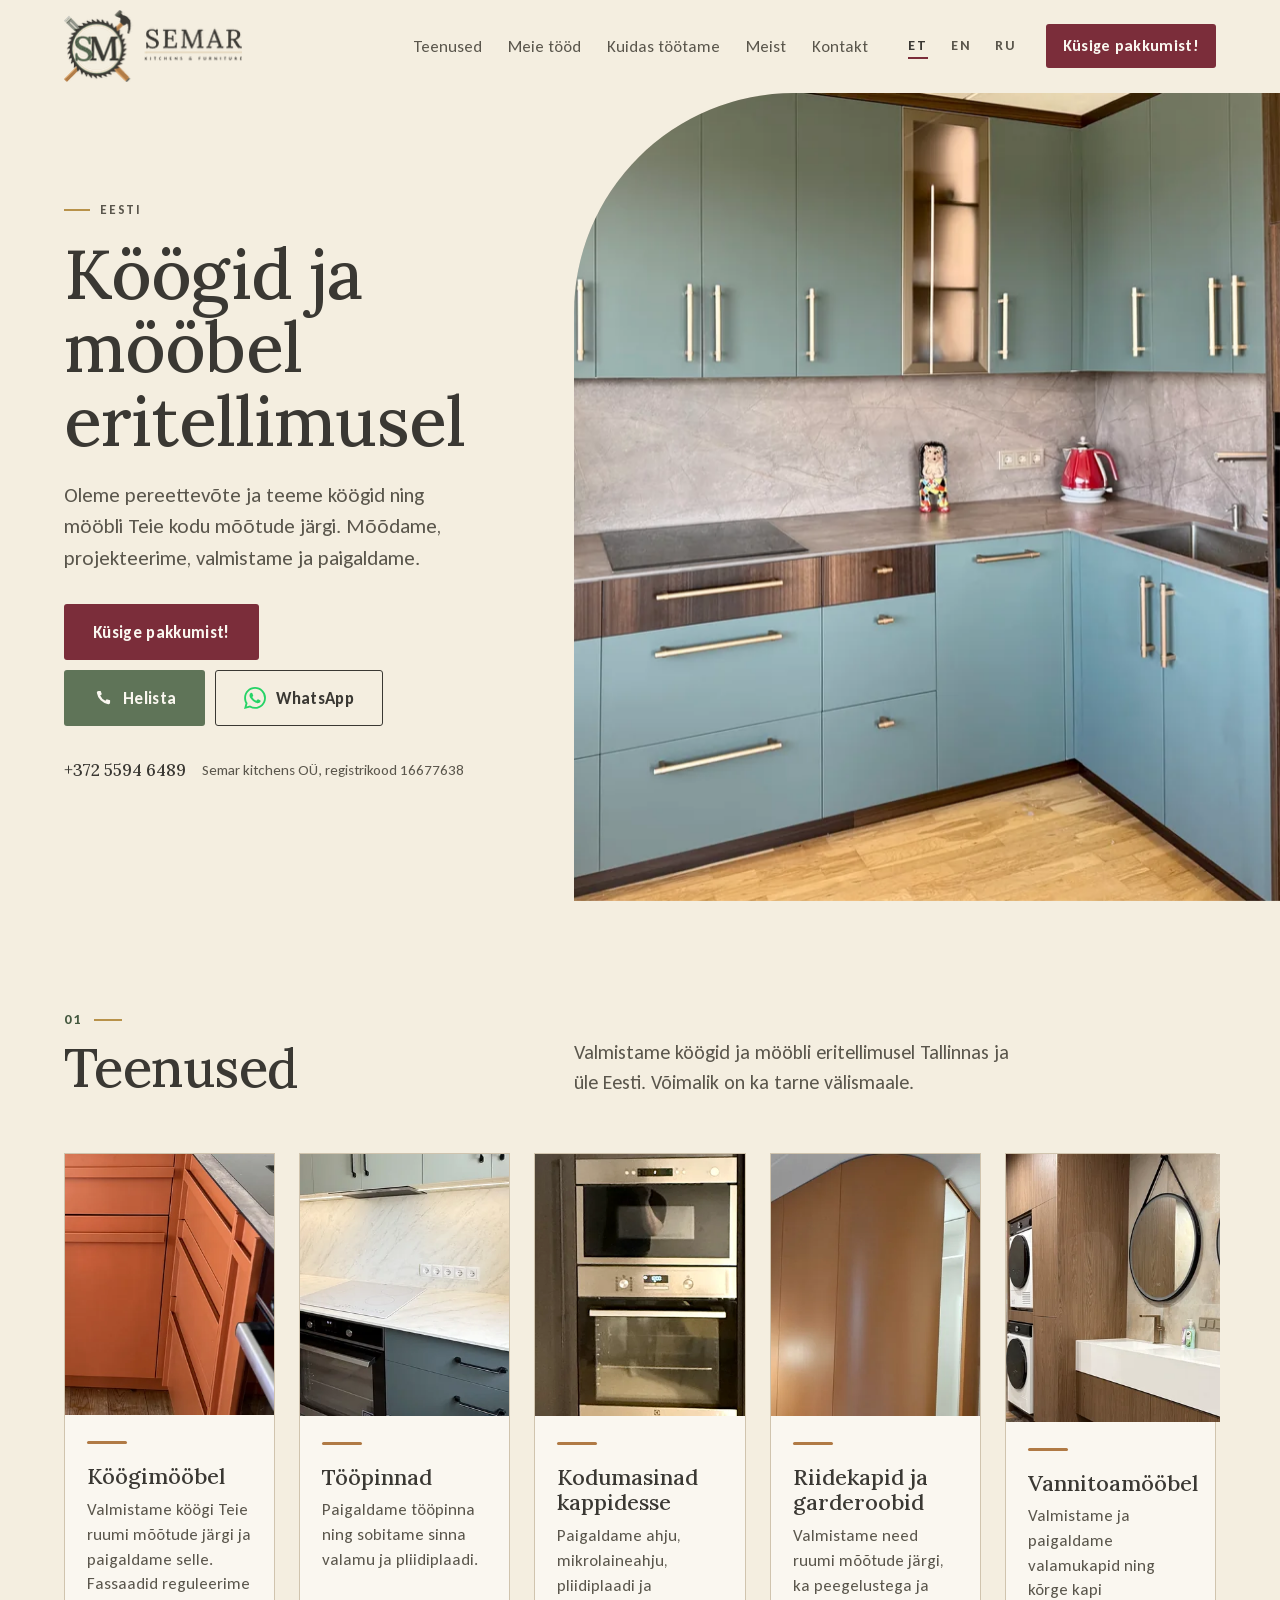
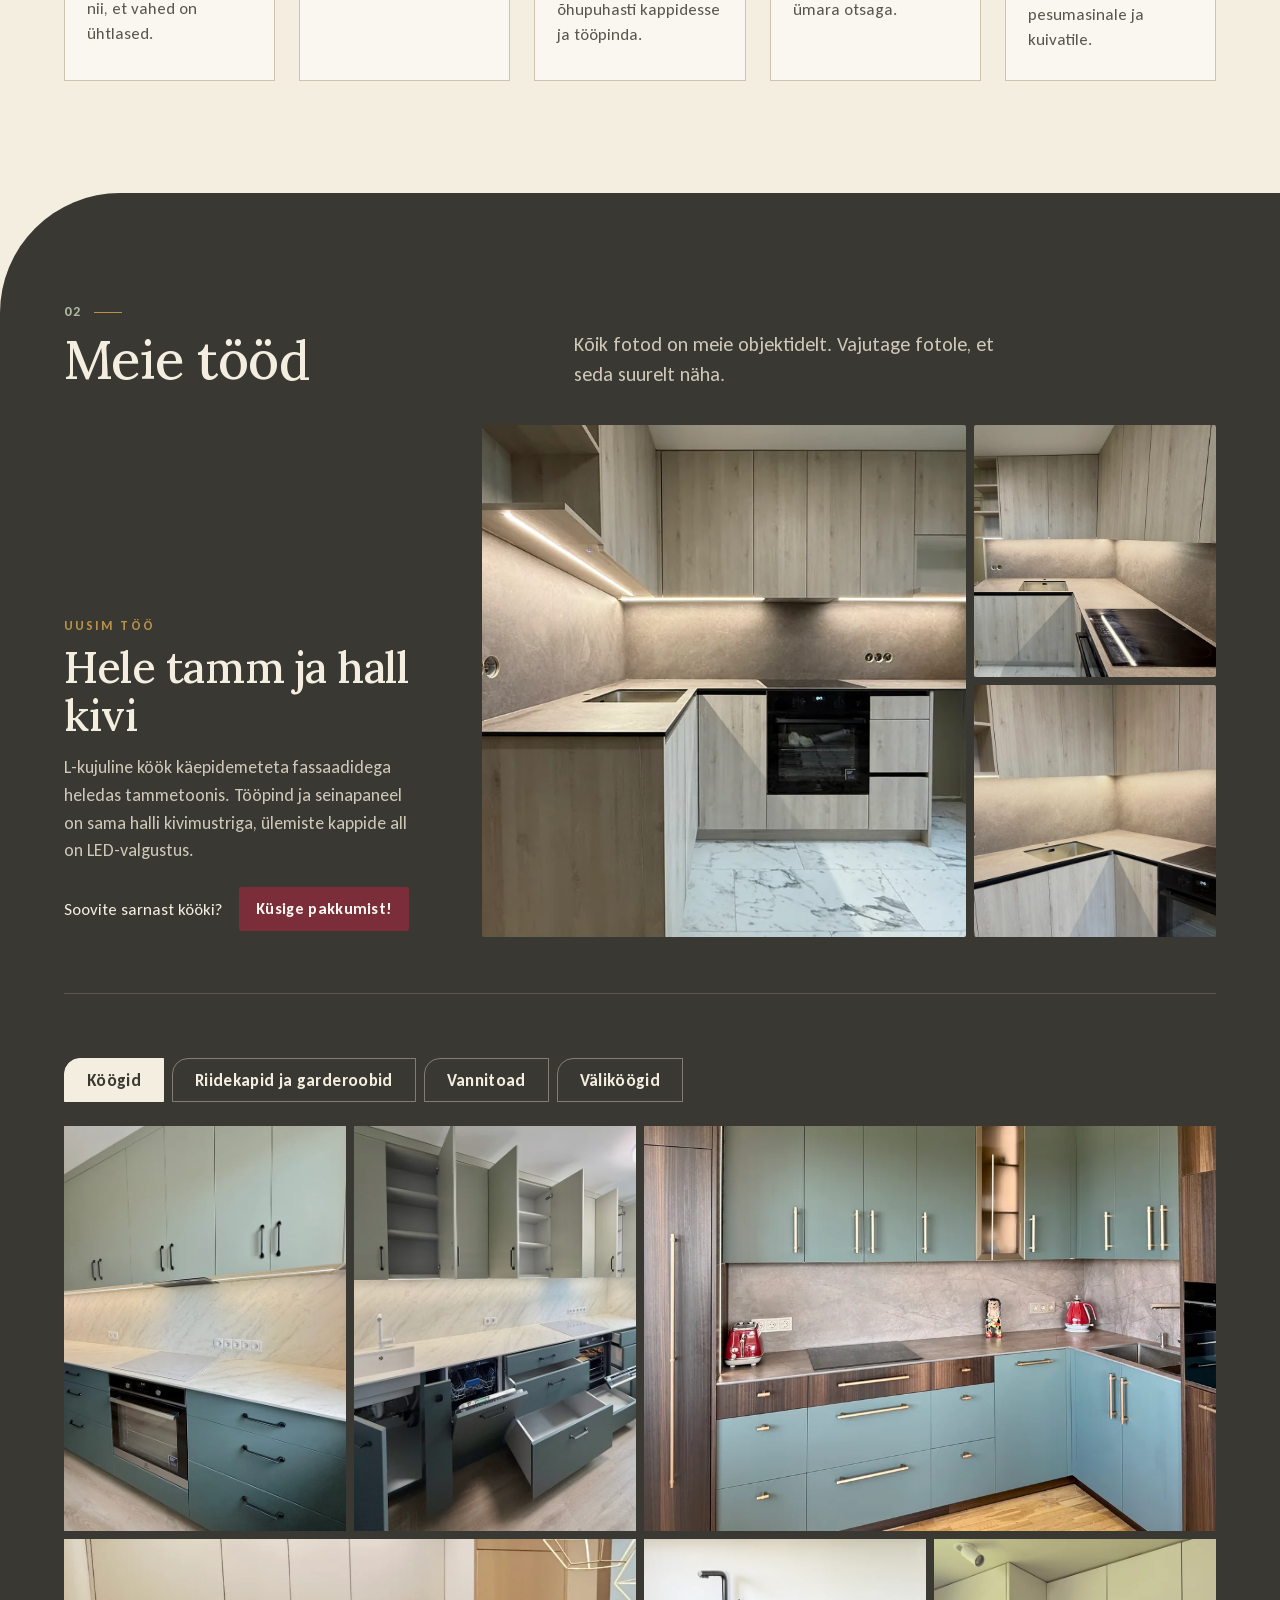
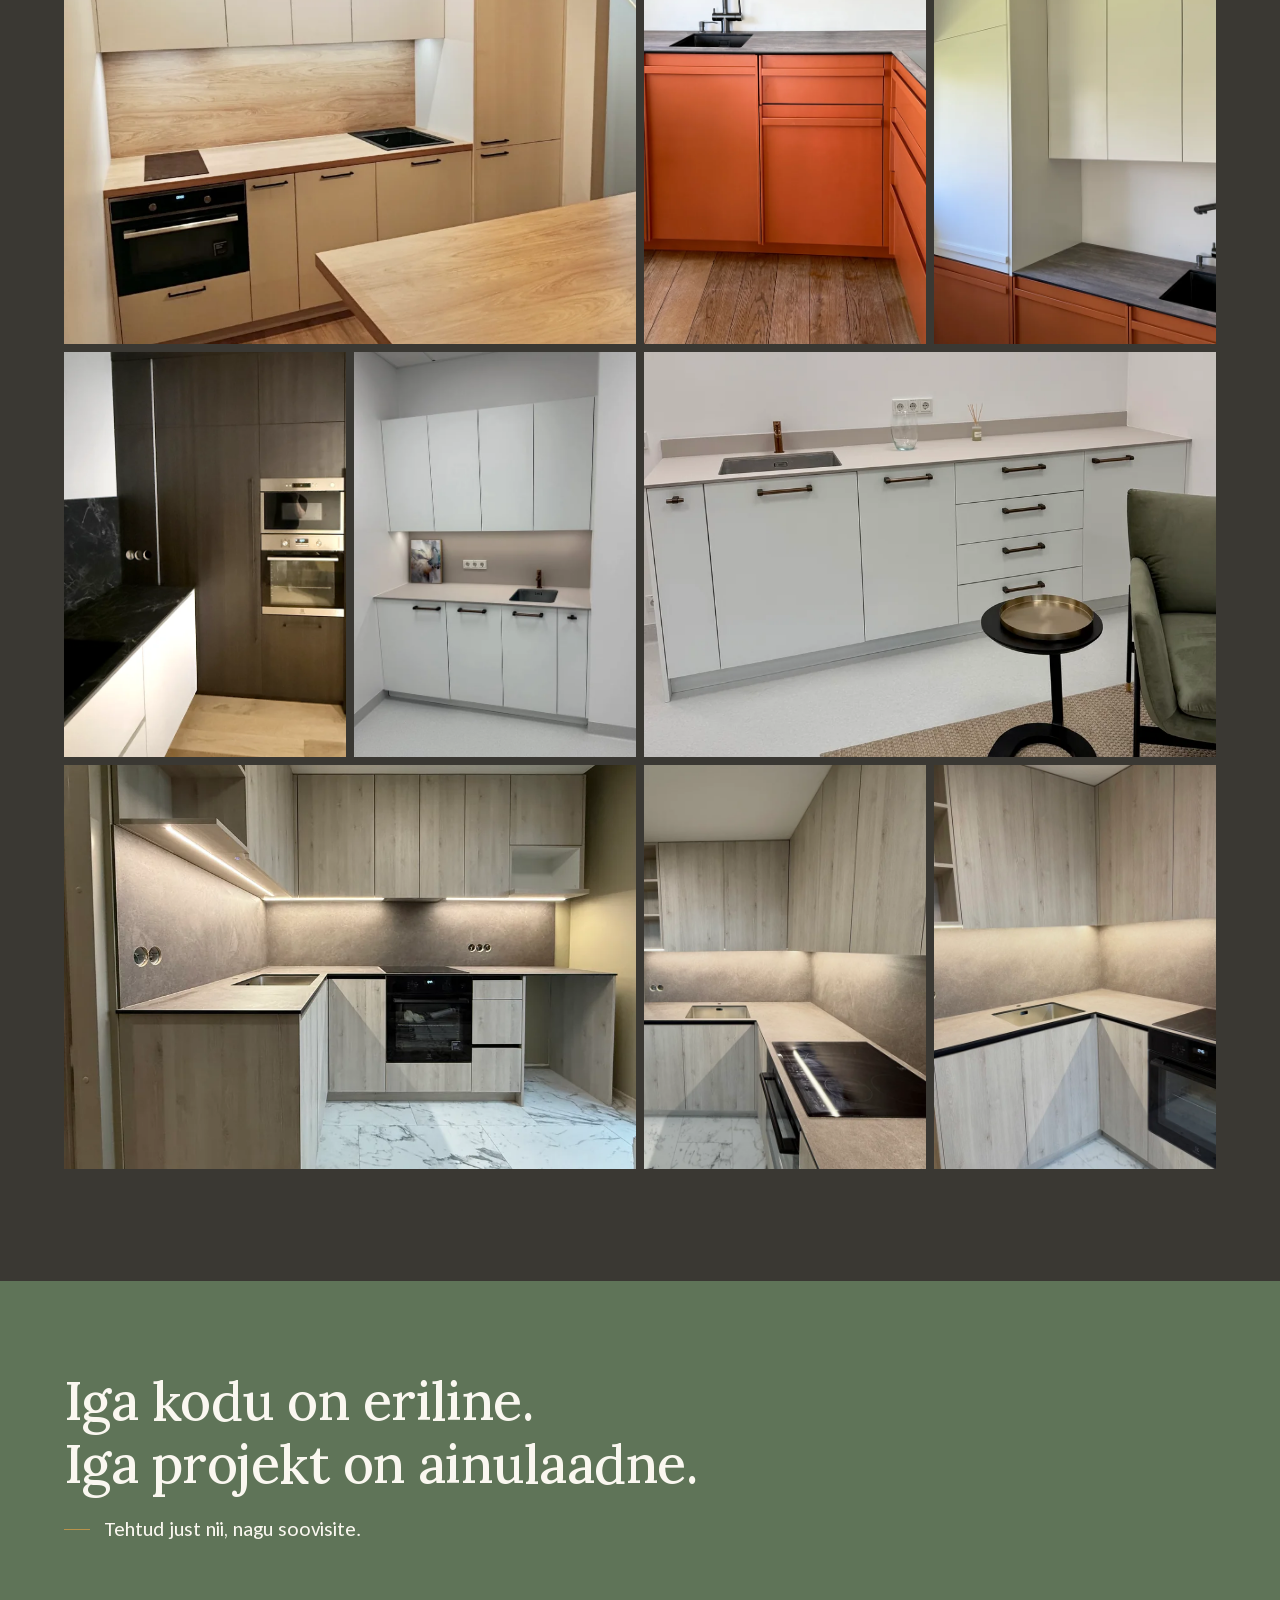
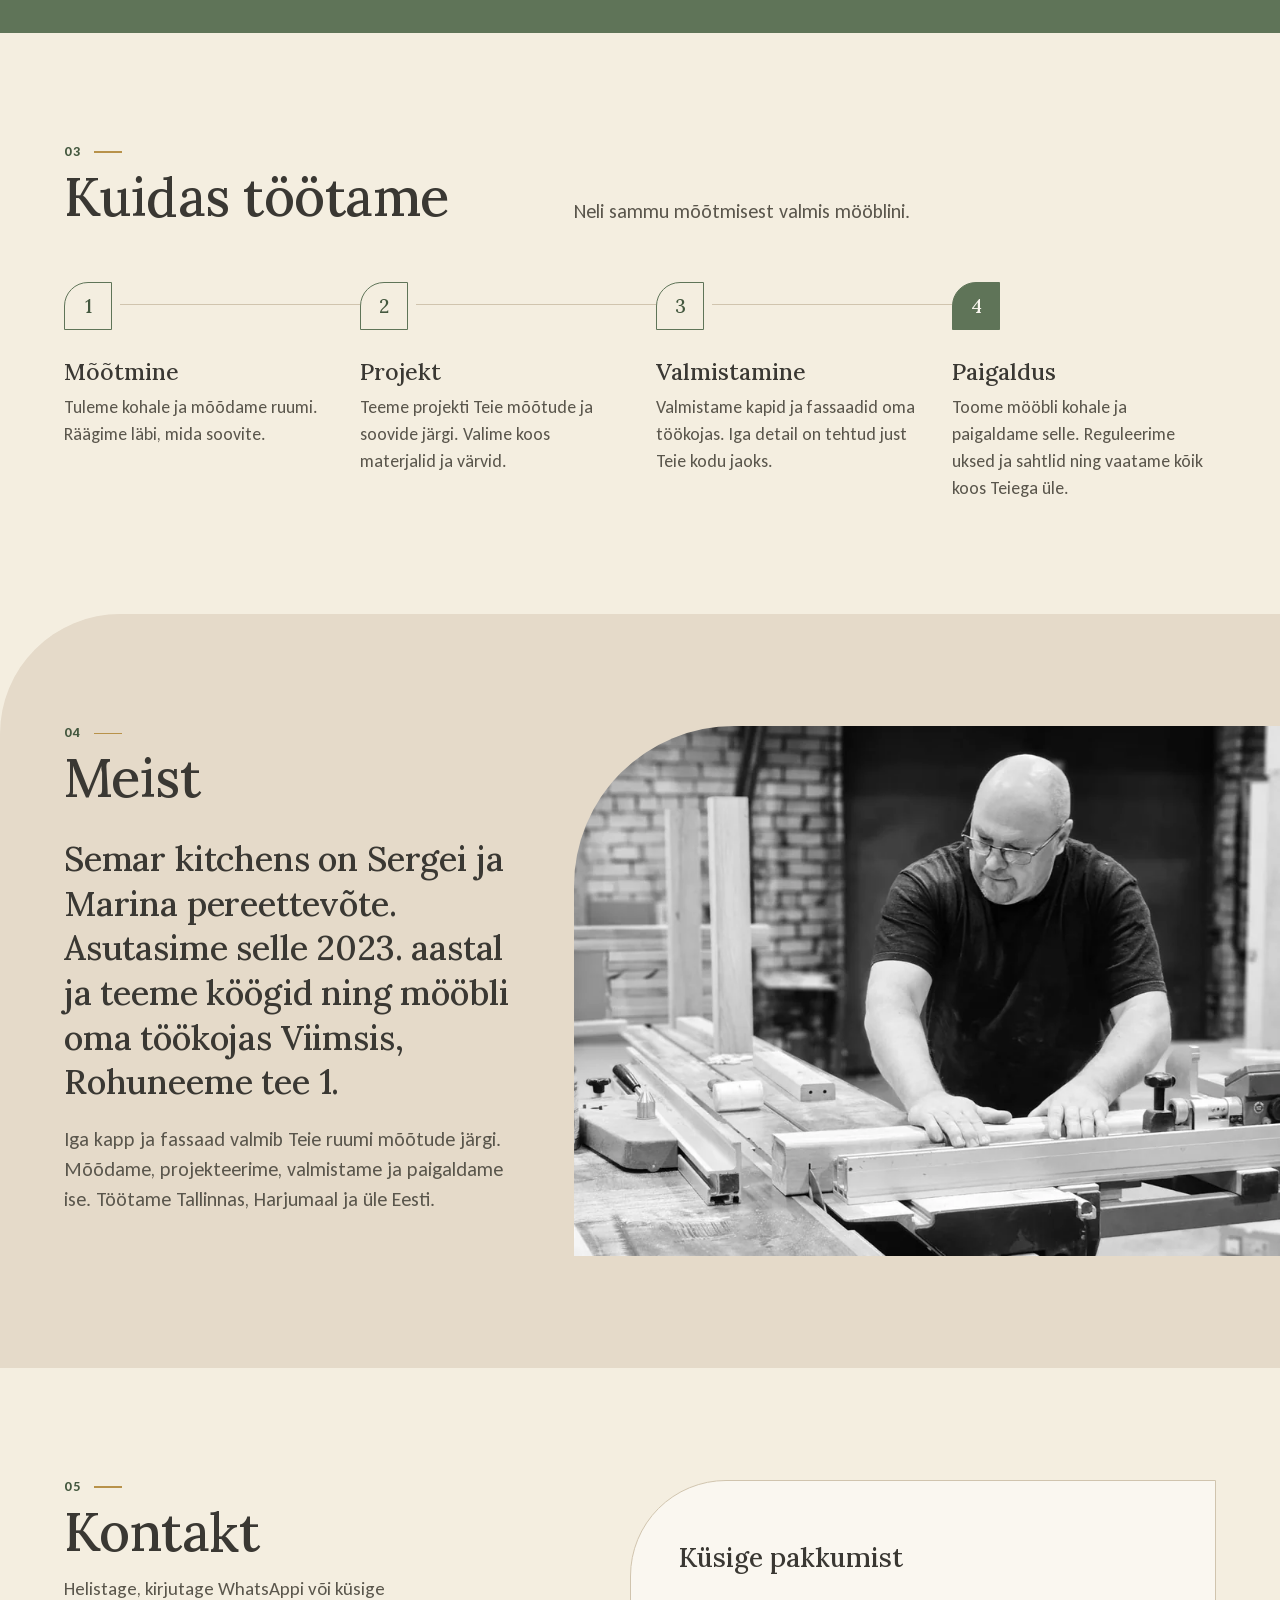
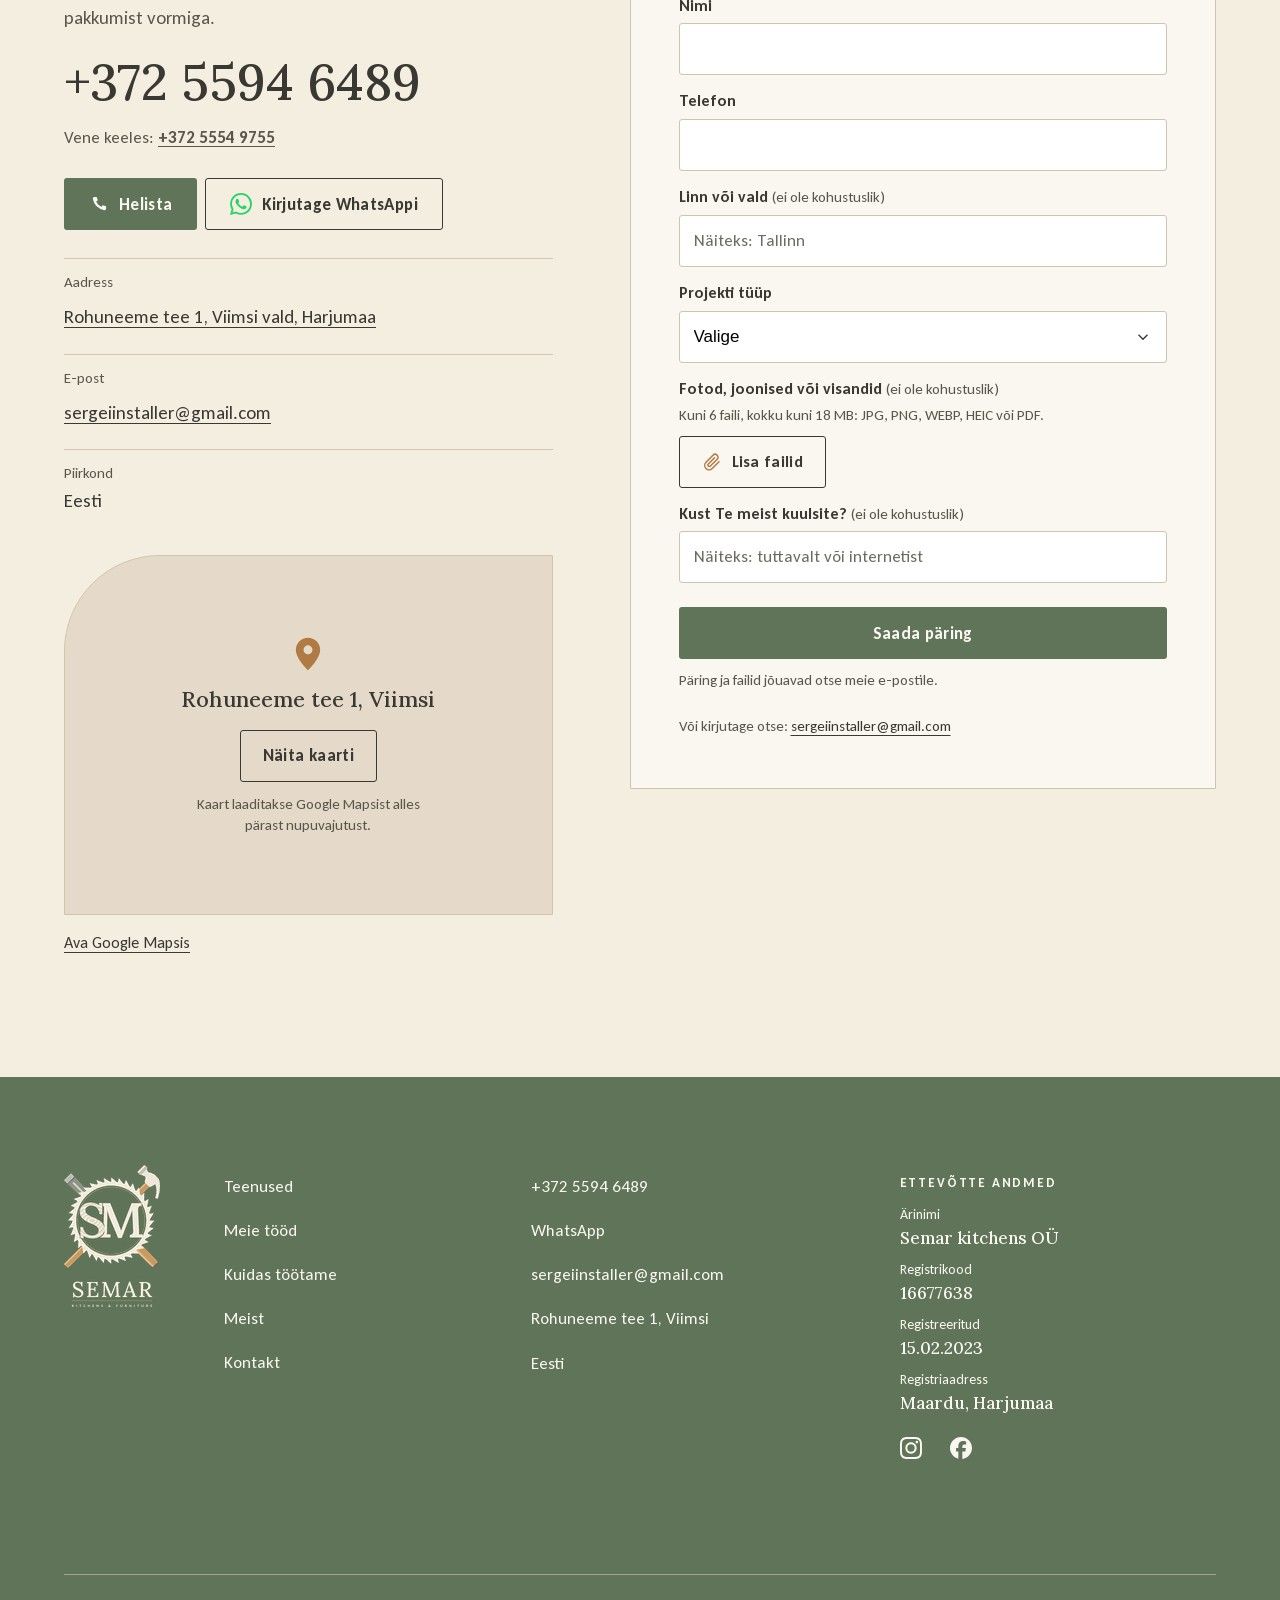
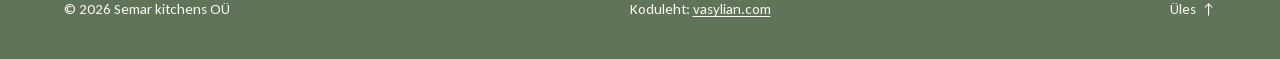
<file: index.html>
<!doctype html>
<html lang="et">
<head>
<meta charset="utf-8">
<meta name="viewport" content="width=device-width, initial-scale=1, viewport-fit=cover">
<title>Köögimööbel ja mööbel eritellimusel Tallinnas | Semar kitchens</title>
<meta name="description" content="Pereettevõte Semar kitchens: köögimööbel, riidekapid ja vannitoamööbel eritellimusel. Oma töökoda Viimsis, töötame Tallinnas ja üle Eesti. Tel +372 5594 6489.">
<link rel="canonical" href="https://semarkitchens.com/">
<link rel="alternate" hreflang="et" href="https://semarkitchens.com/">
<link rel="alternate" hreflang="ru" href="https://semarkitchens.com/ru/">
<link rel="alternate" hreflang="en" href="https://semarkitchens.com/en/">
<link rel="alternate" hreflang="x-default" href="https://semarkitchens.com/">
<meta property="og:url" content="https://semarkitchens.com/">
<meta name="theme-color" content="#f4eee0">
<link rel="icon" href="/img/favicon-48.png" sizes="48x48" type="image/png">
<link rel="icon" href="/img/favicon-192.png" sizes="192x192" type="image/png">
<link rel="icon" href="/img/favicon-512.png" sizes="512x512" type="image/png">
<link rel="apple-touch-icon" href="/img/apple-touch-icon.png">
<meta property="og:type" content="website">
<meta property="og:site_name" content="Semar kitchens">
<meta property="og:title" content="Köögimööbel ja mööbel eritellimusel Tallinnas | Semar kitchens">
<meta property="og:description" content="Pereettevõte Semar kitchens: köögimööbel, riidekapid ja vannitoamööbel eritellimusel. Oma töökoda Viimsis, töötame Tallinnas ja üle Eesti. Tel +372 5594 6489.">
<meta property="og:image" content="https://semarkitchens.com/img/og.jpg">
<meta property="og:image:width" content="1200">
<meta property="og:image:height" content="630">
<meta property="og:image:alt" content="Semar kitchens: köögid ja mööbel eritellimusel">
<meta property="og:locale" content="et_EE">
<meta property="og:locale:alternate" content="ru_RU">
<meta property="og:locale:alternate" content="en_GB">
<meta name="twitter:card" content="summary_large_image">
<meta name="twitter:title" content="Köögimööbel ja mööbel eritellimusel Tallinnas | Semar kitchens">
<meta name="twitter:description" content="Pereettevõte Semar kitchens: köögimööbel, riidekapid ja vannitoamööbel eritellimusel. Oma töökoda Viimsis, töötame Tallinnas ja üle Eesti. Tel +372 5594 6489.">
<meta name="twitter:image" content="https://semarkitchens.com/img/og.jpg">
<link rel="preload" href="/fonts/lora-lat.woff2" as="font" type="font/woff2" crossorigin>
<link rel="preload" href="/fonts/carlito-lat-400.woff2" as="font" type="font/woff2" crossorigin>
<link rel="stylesheet" href="/css/style.css">
<script>
/* language before first paint: ?lang=et|ru|en (old links), or on / a saved choice, hides the page until main.js has switched it */
(function () {
  var d = document.documentElement, p = d.getAttribute('lang'), l = null;
  try { var m = /[?&]lang=(et|ru|en)/.exec(location.search); l = m ? m[1] : (p === 'et' ? localStorage.getItem('semar-lang') : null); } catch (e) {}
  if ((l === 'et' || l === 'ru' || l === 'en') && l !== p) { d.className += ' i18n-wait'; setTimeout(function () { d.classList.remove('i18n-wait'); }, 1500); }
})();
</script>
<script type="application/ld+json">
{
  "@context": "https://schema.org",
  "@graph": [
    {
      "@type": ["FurnitureStore", "HomeAndConstructionBusiness"],
      "@id": "https://semarkitchens.com/#business",
      "name": "Semar kitchens",
      "legalName": "Semar kitchens OÜ",
      "alternateName": ["Semar kitchens OÜ", "Semar kitchens & furniture"],
      "description": "Pereettevõte, mis teeb köögimööbli, riidekapid, garderoobid ja vannitoamööbli eritellimusel: mõõtmine, projekt, valmistamine ja paigaldus. Oma töökoda Viimsis, töötame Tallinnas ja üle Eesti, tarne ka välismaale.",
      "url": "https://semarkitchens.com/",
      "logo": "https://semarkitchens.com/img/logo-v-sage-288.png",
      "image": ["https://semarkitchens.com/img/og.jpg", "https://semarkitchens.com/img/hero-1600.webp"],
      "telephone": "+37255946489",
      "email": "sergeiinstaller@gmail.com",
      "contactPoint": [
        {"@type": "ContactPoint", "contactType": "customer service", "telephone": "+37255946489", "availableLanguage": ["et"]},
        {"@type": "ContactPoint", "contactType": "customer service", "telephone": "+37255549755", "availableLanguage": ["ru", "en"]}
      ],
      "foundingDate": "2023-02-15",
      "identifier": {"@type": "PropertyValue", "propertyID": "registrikood", "value": "16677638"},
      "address": {"@type": "PostalAddress", "streetAddress": "Rohuneeme tee 1", "addressLocality": "Viimsi", "postalCode": "74001", "addressRegion": "Harjumaa", "addressCountry": "EE"},
      "hasMap": "https://www.google.com/maps/search/?api=1&query=Rohuneeme+tee+1%2C+Viimsi",
      "areaServed": [{"@type": "City", "name": "Tallinn"}, {"@type": "AdministrativeArea", "name": "Harjumaa"}, {"@type": "Country", "name": "Estonia"}],
      "knowsLanguage": ["et", "ru", "en"],
      "sameAs": ["https://www.instagram.com/semar_moobel/", "https://www.facebook.com/profile.php?id=61577612432670"]
    },
    {
      "@type": "WebSite",
      "@id": "https://semarkitchens.com/#website",
      "url": "https://semarkitchens.com/",
      "name": "Semar kitchens",
      "alternateName": "Semar kitchens OÜ",
      "inLanguage": ["et", "ru", "en"],
      "publisher": {"@id": "https://semarkitchens.com/#business"}
    }
  ]
}
</script>
</head>
<body id="top">
<a class="skip" href="#sisu" data-t="skip">Liigu sisu juurde</a>

<header class="hdr">
  <div class="hdr__in">
    <a class="brand" href="#top"><picture><source media="(min-width: 600px)" srcset="/img/logo-h-180.png 1x, /img/logo-h-360.png 2x, /img/logo-h-540.png 3x" width="180" height="73"><img class="logo" src="/img/mark-48.png" srcset="/img/mark-48.png 1x, /img/mark-96.png 2x, /img/mark-144.png 3x" width="45" height="48" alt="Semar kitchens &amp; furniture"></picture></a>
    <nav class="nav" aria-label="Peamenüü" data-ta="aria-label:navAria">
      <a href="#teenused" data-t="navServ">Teenused</a>
      <a href="#tood" data-t="navWork">Meie tööd</a>
      <a href="#kuidas" data-t="navHow">Kuidas töötame</a>
      <a href="#meist" data-t="navAbout">Meist</a>
      <a href="#kontakt" data-t="navContact">Kontakt</a>
    </nav>
    <div class="lang" role="group" aria-label="Keel / Language / Язык">
      <button type="button" class="lang__b" data-lang="et" aria-pressed="true" lang="et" title="Eesti keel">ET</button>
      <button type="button" class="lang__b" data-lang="en" aria-pressed="false" lang="en" title="English">EN</button>
      <button type="button" class="lang__b" data-lang="ru" aria-pressed="false" lang="ru" title="Русский язык">RU</button>
    </div>
    <a class="btn btn--cta btn--sm hdr__cta" href="#paring" data-t="cta">Küsige pakkumist!</a>
    <button class="menu-btn" type="button" aria-expanded="false" aria-controls="menu" aria-label="Ava menüü" data-ta="aria-label:menuOpen"><span></span><span></span></button>
  </div>
  <div class="menu" id="menu" hidden>
    <nav aria-label="Peamenüü" data-ta="aria-label:navAria">
      <a href="#teenused" data-t="navServ">Teenused</a>
      <a href="#tood" data-t="navWork">Meie tööd</a>
      <a href="#kuidas" data-t="navHow">Kuidas töötame</a>
      <a href="#meist" data-t="navAbout">Meist</a>
      <a href="#kontakt" data-t="navContact">Kontakt</a>
    </nav>
    <div class="menu__cta">
      <a class="btn btn--cta menu__main" href="#paring" data-t="cta">Küsige pakkumist!</a>
      <a class="btn btn--sage" data-tel="main" href="tel:+37255946489"><svg class="ico" aria-hidden="true" viewBox="0 0 24 24"><path d="M6.6 3.5h2.6l1.4 4.1-2 1.5a12.2 12.2 0 0 0 6.3 6.3l1.5-2 4.1 1.4v2.6a2 2 0 0 1-2.2 2A16.5 16.5 0 0 1 4.6 5.7a2 2 0 0 1 2-2.2z"/></svg><span data-t="call">Helista</span></a>
      <a class="btn btn--line" href="https://wa.me/37255549755"><svg class="ico ico--wa" aria-hidden="true" viewBox="0 0 24 24"><path d="M17.472 14.382c-.297-.149-1.758-.867-2.03-.967-.273-.099-.471-.148-.67.15-.197.297-.767.966-.94 1.164-.173.199-.347.223-.644.075-.297-.15-1.255-.463-2.39-1.475-.883-.788-1.48-1.761-1.653-2.059-.173-.297-.018-.458.13-.606.134-.133.298-.347.446-.52.149-.174.198-.298.298-.497.099-.198.05-.371-.025-.52-.075-.149-.669-1.612-.916-2.207-.242-.579-.487-.5-.669-.51-.173-.008-.371-.01-.57-.01-.198 0-.52.074-.792.372-.272.297-1.04 1.016-1.04 2.479 0 1.462 1.065 2.875 1.213 3.074.149.198 2.096 3.2 5.077 4.487.709.306 1.262.489 1.694.625.712.227 1.36.195 1.871.118.571-.085 1.758-.719 2.006-1.413.248-.694.248-1.289.173-1.413-.074-.124-.272-.198-.57-.347m-5.421 7.403h-.004a9.87 9.87 0 01-5.031-1.378l-.361-.214-3.741.982.998-3.648-.235-.374a9.86 9.86 0 01-1.51-5.26c.001-5.45 4.436-9.884 9.888-9.884 2.64 0 5.122 1.03 6.988 2.898a9.825 9.825 0 012.893 6.994c-.003 5.45-4.437 9.884-9.885 9.884m8.413-18.297A11.815 11.815 0 0012.05 0C5.495 0 .16 5.335.157 11.892c0 2.096.547 4.142 1.588 5.945L.057 24l6.305-1.654a11.882 11.882 0 005.683 1.448h.005c6.554 0 11.89-5.335 11.893-11.893a11.821 11.821 0 00-3.48-8.413Z"/></svg><span>WhatsApp</span></a>
    </div>
  </div>
</header>

<main id="sisu" tabindex="-1">

<section class="hero" aria-labelledby="h1">
  <p class="hero__where"><span class="tick" aria-hidden="true"></span><span data-t="heroWhere">Eesti</span></p>
  <h1 id="h1" data-t="h1">Köögid ja mööbel eritellimusel</h1>
  <figure class="hero__photo">
    <img src="/img/hero-1200.webp" srcset="/img/hero-800.webp 800w, /img/hero-1200.webp 1200w, /img/hero-1600.webp 1600w" sizes="(min-width: 960px) 58vw, 100vw" width="1600" height="1660" fetchpriority="high"
      alt="Nurgaköök rohekate fassaadide, tumedas puidutoonis kõrgete kappide ja kuldsete käepidemetega" data-ta="alt:heroAlt">
  </figure>
  <div class="hero__cta">
    <a class="btn btn--cta hero__main" href="#paring" data-t="cta">Küsige pakkumist!</a>
    <a class="btn btn--sage" data-tel="main" href="tel:+37255946489"><svg class="ico" aria-hidden="true" viewBox="0 0 24 24"><path d="M6.6 3.5h2.6l1.4 4.1-2 1.5a12.2 12.2 0 0 0 6.3 6.3l1.5-2 4.1 1.4v2.6a2 2 0 0 1-2.2 2A16.5 16.5 0 0 1 4.6 5.7a2 2 0 0 1 2-2.2z"/></svg><span data-t="call">Helista</span></a>
    <a class="btn btn--line" href="https://wa.me/37255549755"><svg class="ico ico--wa" aria-hidden="true" viewBox="0 0 24 24"><path d="M17.472 14.382c-.297-.149-1.758-.867-2.03-.967-.273-.099-.471-.148-.67.15-.197.297-.767.966-.94 1.164-.173.199-.347.223-.644.075-.297-.15-1.255-.463-2.39-1.475-.883-.788-1.48-1.761-1.653-2.059-.173-.297-.018-.458.13-.606.134-.133.298-.347.446-.52.149-.174.198-.298.298-.497.099-.198.05-.371-.025-.52-.075-.149-.669-1.612-.916-2.207-.242-.579-.487-.5-.669-.51-.173-.008-.371-.01-.57-.01-.198 0-.52.074-.792.372-.272.297-1.04 1.016-1.04 2.479 0 1.462 1.065 2.875 1.213 3.074.149.198 2.096 3.2 5.077 4.487.709.306 1.262.489 1.694.625.712.227 1.36.195 1.871.118.571-.085 1.758-.719 2.006-1.413.248-.694.248-1.289.173-1.413-.074-.124-.272-.198-.57-.347m-5.421 7.403h-.004a9.87 9.87 0 01-5.031-1.378l-.361-.214-3.741.982.998-3.648-.235-.374a9.86 9.86 0 01-1.51-5.26c.001-5.45 4.436-9.884 9.888-9.884 2.64 0 5.122 1.03 6.988 2.898a9.825 9.825 0 012.893 6.994c-.003 5.45-4.437 9.884-9.885 9.884m8.413-18.297A11.815 11.815 0 0012.05 0C5.495 0 .16 5.335.157 11.892c0 2.096.547 4.142 1.588 5.945L.057 24l6.305-1.654a11.882 11.882 0 005.683 1.448h.005c6.554 0 11.89-5.335 11.893-11.893a11.821 11.821 0 00-3.48-8.413Z"/></svg><span>WhatsApp</span></a>
  </div>
  <p class="hero__lead" data-t="heroLead">Oleme pereettevõte ja teeme köögid ning mööbli Teie kodu mõõtude järgi. Mõõdame, projekteerime, valmistame ja paigaldame.</p>
  <p class="hero__reg"><a class="hero__tel" data-tel="main" href="tel:+37255946489">+372 5594 6489</a><span class="hero__regtxt" data-t="heroReg">Semar kitchens OÜ, registrikood 16677638</span></p>
</section>

<section class="sec serv" id="teenused" aria-labelledby="serv-h">
  <div class="wrap">
    <div class="sec__head">
      <p class="sec__no" aria-hidden="true">01</p>
      <h2 id="serv-h" data-t="servH">Teenused</h2>
      <p class="sec__intro" data-t="servIntro">Valmistame köögid ja mööbli eritellimusel Tallinnas ja üle Eesti. Võimalik on ka tarne välismaale.</p>
    </div>
    <ol class="fronts">
      <li class="front" data-goto="tab-koogid">
        <img src="/img/s-kook-640.webp" srcset="/img/s-kook-320.webp 320w, /img/s-kook-640.webp 640w" sizes="(min-width: 1100px) 19vw, (min-width: 640px) 180px, 112px" width="640" height="800" loading="lazy" alt="Terrakotatoonis köögikapid ja sahtlid, tume tööpind" data-ta="alt:s1alt">
        <div class="front__txt"><span class="front__handle" aria-hidden="true"></span><h3 data-t="s1h">Köögimööbel</h3><p data-t="s1p">Valmistame köögi Teie ruumi mõõtude järgi ja paigaldame selle. Fassaadid reguleerime nii, et vahed on ühtlased.</p></div>
      </li>
      <li class="front" data-goto="tab-koogid">
        <img src="/img/s-pind-640.webp" srcset="/img/s-pind-320.webp 320w, /img/s-pind-640.webp 640w" sizes="(min-width: 1100px) 19vw, (min-width: 640px) 180px, 112px" width="640" height="800" loading="lazy" alt="Marmorimustriga tööpind, pliidiplaat ja valgustus ülemiste kappide all" data-ta="alt:s2alt">
        <div class="front__txt"><span class="front__handle" aria-hidden="true"></span><h3 data-t="s2h">Tööpinnad</h3><p data-t="s2p">Paigaldame tööpinna ning sobitame sinna valamu ja pliidiplaadi.</p></div>
      </li>
      <li class="front" data-goto="tab-koogid">
        <img src="/img/s-tehnika-640.webp" srcset="/img/s-tehnika-320.webp 320w, /img/s-tehnika-640.webp 640w" sizes="(min-width: 1100px) 19vw, (min-width: 640px) 180px, 112px" width="640" height="800" loading="lazy" alt="Tumedad kõrged kapid, kuhu on paigaldatud mikrolaineahi ja ahi" data-ta="alt:s3alt">
        <div class="front__txt"><span class="front__handle" aria-hidden="true"></span><h3 data-t="s3h">Kodumasinad kappidesse</h3><p data-t="s3p">Paigaldame ahju, mikrolaineahju, pliidiplaadi ja õhupuhasti kappidesse ja tööpinda.</p></div>
      </li>
      <li class="front" data-goto="tab-kapid">
        <img src="/img/s-kapid-640.webp" srcset="/img/s-kapid-320.webp 320w, /img/s-kapid-640.webp 640w" sizes="(min-width: 1100px) 19vw, (min-width: 640px) 180px, 112px" width="640" height="800" loading="lazy" alt="Ümara otsaga riidekapp magamistoas" data-ta="alt:s4alt">
        <div class="front__txt"><span class="front__handle" aria-hidden="true"></span><h3 data-t="s4h">Riidekapid ja garderoobid</h3><p data-t="s4p">Valmistame need ruumi mõõtude järgi, ka peegelustega ja ümara otsaga.</p></div>
      </li>
      <li class="front" data-goto="tab-vann">
        <img src="/img/s-vann-640.webp" srcset="/img/s-vann-320.webp 320w, /img/s-vann-640.webp 640w" sizes="(min-width: 1100px) 19vw, (min-width: 640px) 180px, 112px" width="640" height="800" loading="lazy" alt="Puidutoonis kõrge kapp pesumasinale ja kuivatile ning valge valamuga kapp" data-ta="alt:s5alt">
        <div class="front__txt"><span class="front__handle" aria-hidden="true"></span><h3 data-t="s5h">Vannitoamööbel</h3><p data-t="s5p">Valmistame ja paigaldame valamukapid ning kõrge kapi pesumasinale ja kuivatile.</p></div>
      </li>
    </ol>
  </div>
</section>

<section class="sec work" id="tood" aria-labelledby="work-h">
  <div class="wrap">
    <div class="sec__head">
      <p class="sec__no" aria-hidden="true">02</p>
      <h2 id="work-h" data-t="workH">Meie tööd</h2>
      <p class="sec__intro" data-t="workIntro">Kõik fotod on meie objektidelt. Vajutage fotole, et seda suurelt näha.</p>
    </div>
    <!-- 16.11 «Uusim töö»: the newest kitchen big (w27 wide + w28/w29), text from what the photos show (no invented facts), CTA to the form.
         Photos open the lightbox within this block (.feat = its own group). To feature another job: swap the 3 images + featH/featP (ET here, RU/EN in main.js). -->
    <article class="feat" aria-labelledby="feat-h">
      <div class="feat__text">
        <p class="feat__label" data-t="featLabel">Uusim töö</p>
        <h3 class="feat__h" id="feat-h" data-t="featH">Hele tamm ja hall kivi</h3>
        <p class="feat__p" data-t="featP">L-kujuline köök käepidemeteta fassaadidega heledas tammetoonis. Tööpind ja seinapaneel on sama halli kivimustriga, ülemiste kappide all on LED-valgustus.</p>
        <p class="feat__ask"><span data-t="featAsk">Soovite sarnast kööki?</span> <a class="btn btn--cta btn--sm" href="#paring" data-t="cta">Küsige pakkumist!</a></p>
      </div>
      <div class="feat__pics">
        <button type="button" class="tile__b feat__b feat__b--main" data-full="/img/w27-1600.webp"><img src="/img/w27-900.webp" srcset="/img/w27-900.webp 900w, /img/w27-1600.webp 1600w" sizes="(min-width: 960px) 44vw, 100vw" width="900" height="675" loading="lazy" alt="L-kujuline köök heledas tammetoonis fassaadidega, halli kivimustriga tööpinna ja seinapaneeliga, valgustus ülemiste kappide all" data-ta="alt:w27"></button>
        <button type="button" class="tile__b feat__b" data-full="/img/w28-1600.webp"><img src="/img/w28-900.webp" srcset="/img/w28-900.webp 704w, /img/w28-1600.webp 1252w" sizes="(min-width: 960px) 22vw, 50vw" width="704" height="900" loading="lazy" alt="Sama köögi nurk: pliidiplaat, valamu ja kõrged ülemised kapid heledas tammetoonis" data-ta="alt:w28"></button>
        <button type="button" class="tile__b feat__b" data-full="/img/w29-1600.webp"><img src="/img/w29-900.webp" srcset="/img/w29-900.webp 626w, /img/w29-1600.webp 1114w" sizes="(min-width: 960px) 22vw, 50vw" width="626" height="900" loading="lazy" alt="Sama köök lähemalt: valamunurk, ahi ja hall kivimustriga tööpind" data-ta="alt:w29"></button>
      </div>
    </article>
    <!-- 04.11 (Sergei): photos sorted by category, one tab per category (WAI-ARIA tabs; main.js: arrows, Home, End).
         Photos w11-w21 are from his Telegram message of 03.11 (see EDITS_0411.md for what was used and what was left out).
         06.11: his photo files (jobs/semar_media/0611, _work/build_0611.py): new w22-w26; w04, w05, w07, w10, w11, w14 and the hero now come from his own edited files of the same shots.
         A tab whose list has no photo is hidden by main.js, together with its panel, and shows up by itself once a photo is in the list.
         Tile sizes. Desktop (960 px+): 4 columns, half-rows of 15.5vw. Phones and tablets: 2 columns.
           plain tile            desktop 1 column x 2 half-rows   phones: half width, 3:4
           tile--l               desktop 2 columns x 2 half-rows  phones: full width, 3:2
           tile--dl              desktop 2 columns x 2 half-rows  phones: half width, 3:4
           tile--ml              desktop 1 column x 2 half-rows   phones: full width, 3:2
           tile--tall            desktop 2 columns x 4 half-rows  phones: half width, 3:4 (with tile--l: full width, 3:2)
         A panel looks complete when its tiles fill rows of 8 desktop cells (plain/ml = 2, l/dl = 4, tall = 8, in blocks of 2 or 4 half-rows)
         and the half-width phone tiles come in pairs. Used here: 2 plain + l / l + 2 plain / 2 plain + l (kitchens), 2 plain + l / l-tall + 2 plain + l
         (wardrobes), tall + tall / l + 2 plain (bathrooms), tall + 2 plain + l (outdoor). Portrait photos go into plain or tall tiles, landscape photos into l tiles.
         sizes: "(min-width: 960px) 46vw, 100vw" for l, "(min-width: 960px) 46vw, 50vw" for tall/dl without l,
         "(min-width: 960px) 23vw, 100vw" for ml, "(min-width: 960px) 23vw, 50vw" for plain.
         To add a photo to any category:
           1. Copy the client's photo to client_photos/ (next to site/).
           2. From the semar folder: python -X utf8 _work/build_img.py --one client_photos/<file>.jpg w22   (next free number: w22, w23 ...)
              writes img/w22-900.webp and img/w22-1600.webp (EXIF rotation applied, metadata dropped, each WebP under 250 KB) and prints the 900 size.
           3. Paste an <li> into that category's list, copied from a tile below: data-full="/img/w22-1600.webp", src/srcset with w22-900 and w22-1600,
              width/height = the printed 900 size, Estonian alt, data-ta="alt:w22"; pick tile sizes from the table above.
           4. In js/main.js add w22: '...' to RU and EN (the alt text in Russian and English). -->
    <div class="tabs" role="tablist" aria-label="Tööde liigid" data-ta="aria-label:tabsAria">
      <button type="button" class="tab" role="tab" id="tab-koogid" aria-controls="p-koogid" aria-selected="true" data-t="catKitchen">Köögid</button>
      <button type="button" class="tab" role="tab" id="tab-kapid" aria-controls="p-kapid" aria-selected="false" tabindex="-1" data-t="catWardrobe">Riidekapid ja garderoobid</button>
      <button type="button" class="tab" role="tab" id="tab-vann" aria-controls="p-vann" aria-selected="false" tabindex="-1" data-t="catBath">Vannitoad</button>
      <button type="button" class="tab" role="tab" id="tab-oues" aria-controls="p-oues" aria-selected="false" tabindex="-1" data-t="catOutdoor">Väliköögid</button>
    </div>

    <div class="panel" role="tabpanel" id="p-koogid" aria-labelledby="tab-koogid">
      <ul class="grid">
        <li class="tile"><button type="button" class="tile__b" data-full="/img/w07-1600.webp"><img src="/img/w07-900.webp" srcset="/img/w07-900.webp 675w, /img/w07-1600.webp 1200w" sizes="(min-width: 960px) 23vw, 50vw" width="675" height="900" loading="lazy" alt="Sirge köök: heledad rohekashallid ülemised kapid valgustusega, tumedamad rohekashallid alumised kapid ja marmorimustriga tööpind" data-ta="alt:w07"></button></li>
        <li class="tile"><button type="button" class="tile__b" data-full="/img/w23-1600.webp"><img src="/img/w23-900.webp" srcset="/img/w23-900.webp 675w, /img/w23-1600.webp 1200w" sizes="(min-width: 960px) 23vw, 50vw" width="675" height="900" loading="lazy" alt="Sama köök avatud uste ja sahtlitega: riiulid ülemistes kappides, nõudepesumasin, ahi ja sügavad sahtlid" data-ta="alt:w23"></button></li>
        <li class="tile tile--l"><button type="button" class="tile__b" data-full="/img/w10-1600.webp"><img src="/img/w10-900.webp" srcset="/img/w10-900.webp 900w, /img/w10-1600.webp 1600w" sizes="(min-width: 960px) 46vw, 100vw" width="900" height="711" loading="lazy" alt="Nurgaköök rohekate fassaadide, tumedas puidutoonis kõrgete kappide ja kuldsete käepidemetega" data-ta="alt:w10"></button></li>
        <li class="tile tile--l"><button type="button" class="tile__b" data-full="/img/w11-1600.webp"><img src="/img/w11-900.webp" srcset="/img/w11-900.webp 900w, /img/w11-1600.webp 1340w" sizes="(min-width: 960px) 46vw, 100vw" width="900" height="711" loading="lazy" alt="Helebeež köök puidutoonis tööpinna ja seinapaneeliga, ees puidust laud" data-ta="alt:w11"></button></li>
        <li class="tile"><button type="button" class="tile__b" data-full="/img/w05-1600.webp"><img src="/img/w05-900.webp" srcset="/img/w05-900.webp 675w, /img/w05-1600.webp 1200w" sizes="(min-width: 960px) 23vw, 50vw" width="675" height="900" loading="lazy" alt="Terrakotatoonis köök tumeda tööpinna ja musta valamuga" data-ta="alt:w05"></button></li>
        <li class="tile"><button type="button" class="tile__b" data-full="/img/w22-1600.webp"><img src="/img/w22-900.webp" srcset="/img/w22-900.webp 675w, /img/w22-1600.webp 1200w" sizes="(min-width: 960px) 23vw, 50vw" width="675" height="900" loading="lazy" alt="Sama terrakotaköök teiselt seinalt: valged kõrged ja ülemised kapid, tume tööpind ja must valamu" data-ta="alt:w22"></button></li>
        <li class="tile"><button type="button" class="tile__b" data-full="/img/w09-1600.webp"><img src="/img/w09-900.webp" srcset="/img/w09-900.webp 900w, /img/w09-1600.webp 1600w" sizes="(min-width: 960px) 23vw, 50vw" width="619" height="900" loading="lazy" alt="Tumedad kõrged kapid mikrolaineahju ja ahjuga, kõrval valged alumised kapid tumeda tööpinnaga" data-ta="alt:w09"></button></li>
        <li class="tile"><button type="button" class="tile__b" data-full="/img/w12-1600.webp"><img src="/img/w12-900.webp" srcset="/img/w12-900.webp 767w, /img/w12-1600.webp 960w" sizes="(min-width: 960px) 23vw, 50vw" width="767" height="900" loading="lazy" alt="Väike valge köök tumedate käepidemete ja helehalli tööpinnaga" data-ta="alt:w12"></button></li>
        <li class="tile tile--l"><button type="button" class="tile__b" data-full="/img/w24-1600.webp"><img src="/img/w24-900.webp" srcset="/img/w24-900.webp 900w, /img/w24-1600.webp 1600w" sizes="(min-width: 960px) 46vw, 100vw" width="900" height="758" loading="lazy" style="object-position: 50% 15%" alt="Helehall köögirida pronksitoonis käepidemetega: valamu, sahtlid ja hele tööpind" data-ta="alt:w24"></button></li>
        <!-- 16.11 (Sergei, Telegram): new kitchen w27-w29 (_work/build_1611.py); shown big in the «Uusim töö» block above, here at the end -->
        <li class="tile tile--l"><button type="button" class="tile__b" data-full="/img/w27-1600.webp"><img src="/img/w27-900.webp" srcset="/img/w27-900.webp 900w, /img/w27-1600.webp 1600w" sizes="(min-width: 960px) 46vw, 100vw" width="900" height="675" loading="lazy" alt="L-kujuline köök heledas tammetoonis fassaadidega, halli kivimustriga tööpinna ja seinapaneeliga, valgustus ülemiste kappide all" data-ta="alt:w27"></button></li>
        <li class="tile"><button type="button" class="tile__b" data-full="/img/w28-1600.webp"><img src="/img/w28-900.webp" srcset="/img/w28-900.webp 704w, /img/w28-1600.webp 1252w" sizes="(min-width: 960px) 23vw, 50vw" width="704" height="900" loading="lazy" alt="Sama köögi nurk: pliidiplaat, valamu ja kõrged ülemised kapid heledas tammetoonis" data-ta="alt:w28"></button></li>
        <li class="tile"><button type="button" class="tile__b" data-full="/img/w29-1600.webp"><img src="/img/w29-900.webp" srcset="/img/w29-900.webp 626w, /img/w29-1600.webp 1114w" sizes="(min-width: 960px) 23vw, 50vw" width="626" height="900" loading="lazy" alt="Sama köök lähemalt: valamunurk, ahi ja hall kivimustriga tööpind" data-ta="alt:w29"></button></li>
      </ul>
    </div>

    <div class="panel" role="tabpanel" id="p-kapid" aria-labelledby="tab-kapid" hidden>
      <ul class="grid">
        <li class="tile"><button type="button" class="tile__b" data-full="/img/w02-1600.webp"><img src="/img/w02-900.webp" srcset="/img/w02-900.webp 900w, /img/w02-1600.webp 1600w" sizes="(min-width: 960px) 23vw, 50vw" width="641" height="900" loading="lazy" alt="Ümara otsaga riidekapp magamistoas, kõrval lahtine uks garderoobi" data-ta="alt:w02"></button></li>
        <li class="tile"><button type="button" class="tile__b" data-full="/img/w14-1600.webp"><img src="/img/w14-900.webp" srcset="/img/w14-900.webp 551w, /img/w14-1600.webp 980w" sizes="(min-width: 960px) 23vw, 50vw" width="551" height="900" loading="lazy" alt="Sinepikollane kapisein: ülemised kapid ja sahtlitega kummut ümara servaga" data-ta="alt:w14"></button></li>
        <li class="tile tile--l"><button type="button" class="tile__b" data-full="/img/w13-1600.webp"><img src="/img/w13-900.webp" sizes="(min-width: 960px) 46vw, 100vw" width="806" height="883" loading="lazy" style="object-position: 50% 62%" alt="Valge raamfassaadidega riidekapisein pronksitoonis käepidemetega" data-ta="alt:w13"></button></li>
        <li class="tile tile--l tile--tall"><button type="button" class="tile__b" data-full="/img/w26-1600.webp"><img src="/img/w26-900.webp" srcset="/img/w26-900.webp 675w, /img/w26-1600.webp 1200w" sizes="(min-width: 960px) 46vw, 100vw" width="675" height="900" loading="lazy" style="object-position: 50% 60%" alt="Esik: põrandast laeni peegel, lainelise reljeefiga seinapaneelid ja seinale kinnitatud puidutoonis konsool sahtliga" data-ta="alt:w26"></button></li>
        <li class="tile"><button type="button" class="tile__b" data-full="/img/w15-1600.webp"><img src="/img/w15-900.webp" srcset="/img/w15-900.webp 635w, /img/w15-1600.webp 903w" sizes="(min-width: 960px) 23vw, 50vw" width="635" height="900" loading="lazy" alt="Kitsas esik, lakke ulatuv kahe uksega riidekapp pikkade käepidemetega" data-ta="alt:w15"></button></li>
        <li class="tile"><button type="button" class="tile__b" data-full="/img/w16-1600.webp"><img src="/img/w16-900.webp" srcset="/img/w16-900.webp 675w, /img/w16-1600.webp 960w" sizes="(min-width: 960px) 23vw, 50vw" width="675" height="900" loading="lazy" alt="Avatud riidekapp: riiulid, riidelatid ja kaks sahtlit" data-ta="alt:w16"></button></li>
        <li class="tile tile--l"><button type="button" class="tile__b" data-full="/img/w01-1600.webp"><img src="/img/w01-900.webp" srcset="/img/w01-900.webp 900w, /img/w01-1600.webp 1600w" sizes="(min-width: 960px) 46vw, 100vw" width="900" height="864" loading="lazy" style="object-position: 50% 42%" alt="Helebeež riidekapp kahe peegeluksega magamistoas" data-ta="alt:w01"></button></li>
      </ul>
    </div>

    <div class="panel" role="tabpanel" id="p-vann" aria-labelledby="tab-vann" hidden>
      <ul class="grid">
        <li class="tile tile--tall"><button type="button" class="tile__b" data-full="/img/w08-1600.webp"><img src="/img/w08-900.webp" srcset="/img/w08-900.webp 900w, /img/w08-1600.webp 1600w" sizes="(min-width: 960px) 46vw, 50vw" width="635" height="900" loading="lazy" alt="Vannituba: puidutoonis kõrge kapp pesumasinale ja kuivatile ning seinale kinnitatud valamukapp" data-ta="alt:w08"></button></li>
        <li class="tile tile--tall"><button type="button" class="tile__b" data-full="/img/w25-1600.webp"><img src="/img/w25-900.webp" srcset="/img/w25-900.webp 713w, /img/w25-1600.webp 1268w" sizes="(min-width: 960px) 46vw, 50vw" width="713" height="900" loading="lazy" alt="Vannituba: tumedas puidutoonis kõrge kapp pesumasinale ja kuivatile, lahtine riiul ja tume valamukapp" data-ta="alt:w25"></button></li>
        <li class="tile tile--l"><button type="button" class="tile__b" data-full="/img/w03-1600.webp"><img src="/img/w03-900.webp" srcset="/img/w03-900.webp 900w, /img/w03-1600.webp 1600w" sizes="(min-width: 960px) 46vw, 100vw" width="900" height="750" loading="lazy" alt="Helesinine valamukapp kahe valamu ja kuldsete käepidemetega" data-ta="alt:w03"></button></li>
        <li class="tile"><button type="button" class="tile__b" data-full="/img/w17-1600.webp"><img src="/img/w17-900.webp" srcset="/img/w17-900.webp 718w, /img/w17-1600.webp 960w" sizes="(min-width: 960px) 23vw, 50vw" width="718" height="900" loading="lazy" alt="Valge seinale kinnitatud valamukapp kahe sahtli ja tumedate käepidemetega" data-ta="alt:w17"></button></li>
        <li class="tile"><button type="button" class="tile__b" data-full="/img/w04-1600.webp"><img src="/img/w04-900.webp" srcset="/img/w04-900.webp 900w, /img/w04-1600.webp 1600w" sizes="(min-width: 960px) 23vw, 50vw" width="900" height="678" loading="lazy" style="object-position: 56% 50%" alt="Hall seinale kinnitatud valamukapp lahtiste riiulitega" data-ta="alt:w04"></button></li>
      </ul>
    </div>

    <div class="panel" role="tabpanel" id="p-oues" aria-labelledby="tab-oues" hidden>
      <ul class="grid">
        <li class="tile tile--l tile--tall"><button type="button" class="tile__b" data-full="/img/w18-1600.webp"><img src="/img/w18-900.webp" srcset="/img/w18-900.webp 675w, /img/w18-1600.webp 960w" sizes="(min-width: 960px) 46vw, 100vw" width="675" height="900" loading="lazy" style="object-position: 50% 64%" alt="Väliköök aias: avatav katus valgustusega, grill, valamu ja hallid kapid puitterrassil" data-ta="alt:w18"></button></li>
        <li class="tile"><button type="button" class="tile__b" data-full="/img/w19-1600.webp"><img src="/img/w19-900.webp" srcset="/img/w19-900.webp 675w, /img/w19-1600.webp 960w" sizes="(min-width: 960px) 23vw, 50vw" width="675" height="900" loading="lazy" alt="Sama väliköök lähemalt: grill, sahtlid ja puitvoodriga seinad" data-ta="alt:w19"></button></li>
        <li class="tile"><button type="button" class="tile__b" data-full="/img/w20-1600.webp"><img src="/img/w20-900.webp" sizes="(min-width: 960px) 23vw, 50vw" width="701" height="896" loading="lazy" alt="Väliköök õhtuvalguses: grill, õhupuhasti, valamu ja tumehallid kapid katuse all" data-ta="alt:w20"></button></li>
        <li class="tile tile--l"><button type="button" class="tile__b" data-full="/img/w21-1600.webp"><img src="/img/w21-900.webp" srcset="/img/w21-900.webp 900w, /img/w21-1600.webp 1280w" sizes="(min-width: 960px) 46vw, 100vw" width="900" height="675" loading="lazy" alt="Väliköök, ees ettevõtte omanikud" data-ta="alt:w21"></button></li>
      </ul>
    </div>
  </div>
</section>

<div class="motto">
  <div class="wrap motto__in">
    <p class="motto__l1"><span data-t="motto1a">Iga kodu on eriline.</span> <span data-t="motto1b">Iga projekt on ainulaadne.</span></p>
    <p class="motto__l2"><span class="tick" aria-hidden="true"></span><span data-t="motto2">Tehtud just nii, nagu soovisite.</span></p>
  </div>
</div>

<section class="sec how" id="kuidas" aria-labelledby="how-h">
  <div class="wrap">
    <div class="sec__head">
      <p class="sec__no" aria-hidden="true">03</p>
      <h2 id="how-h" data-t="howH">Kuidas töötame</h2>
      <p class="sec__intro" data-t="howIntro">Neli sammu mõõtmisest valmis mööblini.</p>
    </div>
    <ol class="steps">
      <li class="step"><span class="step__no" aria-hidden="true">1</span><h3 data-t="st1h">Mõõtmine</h3><p data-t="st1p">Tuleme kohale ja mõõdame ruumi. Räägime läbi, mida soovite.</p></li>
      <li class="step"><span class="step__no" aria-hidden="true">2</span><h3 data-t="st2h">Projekt</h3><p data-t="st2p">Teeme projekti Teie mõõtude ja soovide järgi. Valime koos materjalid ja värvid.</p></li>
      <li class="step"><span class="step__no" aria-hidden="true">3</span><h3 data-t="st3h">Valmistamine</h3><p data-t="st3p">Valmistame kapid ja fassaadid oma töökojas. Iga detail on tehtud just Teie kodu jaoks.</p></li>
      <li class="step"><span class="step__no" aria-hidden="true">4</span><h3 data-t="st4h">Paigaldus</h3><p data-t="st4p">Toome mööbli kohale ja paigaldame selle. Reguleerime uksed ja sahtlid ning vaatame kõik koos Teiega üle.</p></li>
    </ol>
  </div>
</section>

<!-- 04.11 (Sergei): the company data strip is gone from here; the same data is in the footer. -->
<section class="sec about" id="meist" aria-labelledby="about-h">
  <div class="wrap about__in">
    <div class="about__head">
      <p class="sec__no" aria-hidden="true">04</p>
      <h2 id="about-h" data-t="aboutH">Meist</h2>
    </div>
    <div class="about__txt">
      <p class="about__lead" data-t="aboutP1">Semar kitchens on Sergei ja Marina pereettevõte. Asutasime selle 2023. aastal ja teeme köögid ning mööbli oma töökojas Viimsis, Rohuneeme tee 1.</p>
      <p data-t="aboutP2">Iga kapp ja fassaad valmib Teie ruumi mõõtude järgi. Mõõdame, projekteerime, valmistame ja paigaldame ise. Töötame Tallinnas, Harjumaal ja üle Eesti.</p>
    </div>
    <!-- WORKSHOP PHOTO (töökoda): his photo 23-04-46 (7) from Telegram 03.11 (black and white as he sent it), /img/meist-900/1600.webp.
         To swap it: copy the new photo to client_photos/, then from the semar folder: python -X utf8 _work/build_img.py --one client_photos/<file>.jpg meist
         (overwrites img/meist-900.webp + img/meist-1600.webp, prints the 900 size) and set width/height below; change the alt here and aboutPhotoAlt in js/main.js.
         Without a photo: put hidden back on the figure and empty it; the section then shows heading left, text right. Never a stock photo here. -->
    <figure class="about__photo"><img src="/img/meist-900.webp" srcset="/img/meist-900.webp 900w, /img/meist-1600.webp 1280w" sizes="(min-width: 960px) 54vw, 100vw"
      width="900" height="675" loading="lazy" alt="Töökojas: detaili saagimine formaatsaega" data-ta="alt:aboutPhotoAlt"></figure>
  </div>
</section>

<section class="sec contact" id="kontakt" aria-labelledby="contact-h">
  <div class="wrap contact__in">
    <div class="contact__info">
      <p class="sec__no" aria-hidden="true">05</p>
      <h2 id="contact-h" data-t="contactH">Kontakt</h2>
      <p class="contact__lead" data-t="contactLead">Helistage, kirjutage WhatsAppi või küsige pakkumist vormiga.</p>
      <a class="bigtel" data-tel="main" href="tel:+37255946489">+372 5594 6489</a>
      <p class="tel2"><span data-t="tel2Lbl">Vene keeles:</span> <a data-tel="alt" href="tel:+37255549755">+372 5554 9755</a></p>
      <div class="contact__btns">
        <a class="btn btn--sage" data-tel="main" href="tel:+37255946489"><svg class="ico" aria-hidden="true" viewBox="0 0 24 24"><path d="M6.6 3.5h2.6l1.4 4.1-2 1.5a12.2 12.2 0 0 0 6.3 6.3l1.5-2 4.1 1.4v2.6a2 2 0 0 1-2.2 2A16.5 16.5 0 0 1 4.6 5.7a2 2 0 0 1 2-2.2z"/></svg><span data-t="call">Helista</span></a>
        <a class="btn btn--line" href="https://wa.me/37255549755"><svg class="ico ico--wa" aria-hidden="true" viewBox="0 0 24 24"><path d="M17.472 14.382c-.297-.149-1.758-.867-2.03-.967-.273-.099-.471-.148-.67.15-.197.297-.767.966-.94 1.164-.173.199-.347.223-.644.075-.297-.15-1.255-.463-2.39-1.475-.883-.788-1.48-1.761-1.653-2.059-.173-.297-.018-.458.13-.606.134-.133.298-.347.446-.52.149-.174.198-.298.298-.497.099-.198.05-.371-.025-.52-.075-.149-.669-1.612-.916-2.207-.242-.579-.487-.5-.669-.51-.173-.008-.371-.01-.57-.01-.198 0-.52.074-.792.372-.272.297-1.04 1.016-1.04 2.479 0 1.462 1.065 2.875 1.213 3.074.149.198 2.096 3.2 5.077 4.487.709.306 1.262.489 1.694.625.712.227 1.36.195 1.871.118.571-.085 1.758-.719 2.006-1.413.248-.694.248-1.289.173-1.413-.074-.124-.272-.198-.57-.347m-5.421 7.403h-.004a9.87 9.87 0 01-5.031-1.378l-.361-.214-3.741.982.998-3.648-.235-.374a9.86 9.86 0 01-1.51-5.26c.001-5.45 4.436-9.884 9.888-9.884 2.64 0 5.122 1.03 6.988 2.898a9.825 9.825 0 012.893 6.994c-.003 5.45-4.437 9.884-9.885 9.884m8.413-18.297A11.815 11.815 0 0012.05 0C5.495 0 .16 5.335.157 11.892c0 2.096.547 4.142 1.588 5.945L.057 24l6.305-1.654a11.882 11.882 0 005.683 1.448h.005c6.554 0 11.89-5.335 11.893-11.893a11.821 11.821 0 00-3.48-8.413Z"/></svg><span data-t="waWrite">Kirjutage WhatsAppi</span></a>
      </div>
      <dl class="clist">
        <div><dt data-t="cAddress">Aadress</dt><dd><a href="https://www.google.com/maps/search/?api=1&amp;query=Rohuneeme+tee+1%2C+Viimsi" target="_blank" rel="noopener" data-t="addrFull">Rohuneeme tee 1, Viimsi vald, Harjumaa</a></dd></div>
        <div><dt data-t="cMail">E-post</dt><dd><a href="mailto:sergeiinstaller@gmail.com">sergeiinstaller@gmail.com</a></dd></div>
        <div><dt data-t="cArea">Piirkond</dt><dd data-t="heroWhere">Eesti</dd></div>
      </dl>
    </div>

    <form class="form" id="paring" novalidate>
      <h3 class="form__h" data-t="formH">Küsige pakkumist</h3>
      <div class="field">
        <label for="f-name" data-t="fName">Nimi</label>
        <input id="f-name" name="name" type="text" autocomplete="name" required aria-describedby="e-name">
        <p class="err" id="e-name" hidden></p>
      </div>
      <div class="field">
        <label for="f-phone" data-t="fPhone">Telefon</label>
        <input id="f-phone" name="phone" type="tel" inputmode="tel" autocomplete="tel" required aria-describedby="e-phone">
        <p class="err" id="e-phone" hidden></p>
      </div>
      <div class="field">
        <label for="f-city"><span data-t="fCity">Linn või vald</span> <span class="opt" data-t="fOpt">(ei ole kohustuslik)</span></label>
        <input id="f-city" name="city" type="text" autocomplete="address-level2" placeholder="Näiteks: Tallinn" data-ta="placeholder:fCityPh">
      </div>
      <div class="field">
        <label for="f-type" data-t="fType">Projekti tüüp</label>
        <select id="f-type" name="type" required aria-describedby="e-type">
          <option value="" data-t="fTypeNone">Valige</option>
          <option value="kitchen" data-t="fTypeKitchen">Köök</option>
          <option value="wardrobe" data-t="fTypeWardrobe">Riidekapp</option>
          <option value="bath" data-t="fTypeBath">Vannitoamööbel</option>
          <option value="other" data-t="fTypeOther">Muu</option>
        </select>
        <p class="err" id="e-type" hidden></p>
      </div>
      <!-- 04.11 (Sergei): photos, drawings or sketches. Sent with the request through the forms relay (main.js, RELAY);
           if the relay fails, the mailto fallback asks the visitor to attach the files to the e-mail. -->
      <div class="field field--files">
        <label for="f-files"><span data-t="fFiles">Fotod, joonised või visandid</span> <span class="opt" data-t="fOpt">(ei ole kohustuslik)</span></label>
        <p class="field__hint" id="f-files-hint" data-t="fFilesHint">Kuni 6 faili, kokku kuni 18 MB: JPG, PNG, WEBP, HEIC või PDF.</p>
        <div class="files">
          <input class="files__in" id="f-files" name="files" type="file" multiple accept="image/jpeg,image/png,image/webp,image/heic,image/heif,.jpg,.jpeg,.png,.webp,.heic,.heif,application/pdf,.pdf" aria-describedby="f-files-hint e-files">
          <label class="btn btn--line files__btn" for="f-files"><svg class="ico ico--clip" aria-hidden="true" viewBox="0 0 24 24"><path d="M20.4 11.6l-8.1 8.1a5.3 5.3 0 0 1-7.5-7.5l8.4-8.4a3.5 3.5 0 0 1 5 5l-8.4 8.3a1.8 1.8 0 0 1-2.5-2.5l7.7-7.7"/></svg><span data-t="fFilesAdd">Lisa failid</span></label>
        </div>
        <ul class="files__list" id="f-list"></ul>
        <p class="err" id="e-files" hidden></p>
      </div>
      <div class="field">
        <label for="f-source"><span data-t="fSource">Kust Te meist kuulsite?</span> <span class="opt" data-t="fOpt">(ei ole kohustuslik)</span></label>
        <input id="f-source" name="source" type="text" placeholder="Näiteks: tuttavalt või internetist" data-ta="placeholder:fSourcePh">
      </div>
      <div class="hp" aria-hidden="true"><label for="f-hp">Jätke see väli tühjaks</label><input id="f-hp" name="website" type="text" tabindex="-1" autocomplete="off"></div>
      <button class="btn btn--sage btn--wide" type="submit" id="f-submit" data-t="fSubmit">Saada päring</button>
      <div class="form__done" id="f-done" hidden>
        <p class="form__status" id="f-status" role="status" aria-live="polite"></p>
        <div class="form__fallback">
          <a class="btn btn--sage btn--sm form__mail" id="f-mail" href="mailto:sergeiinstaller@gmail.com" data-t="openMail">Ava valmis kiri</a>
          <p class="form__addrlead" data-t="failAddr">Või kirjutage sellele aadressile:</p>
          <p class="form__addr">sergeiinstaller@gmail.com</p>
          <div class="form__copy">
            <button class="btn btn--line btn--sm" type="button" id="copy-addr" data-t="copyAddr">Kopeeri aadress</button>
            <button class="btn btn--line btn--sm" type="button" id="copy-text" data-t="copyText">Kopeeri kirja tekst</button>
          </div>
          <p class="form__copied" id="f-copied" aria-live="polite"></p>
        </div>
      </div>
      <p class="form__note" data-t="fNote">Päring ja failid jõuavad otse meie e-postile.</p>
      <p class="form__alt"><span data-t="fAlt">Või kirjutage otse:</span> <a href="mailto:sergeiinstaller@gmail.com">sergeiinstaller@gmail.com</a></p>
    </form>

    <!-- 04.11 (Sergei): map. Nothing loads from Google until the visitor presses the button; main.js then puts the embed iframe in .map__frame. -->
    <div class="map" id="kaart">
      <div class="map__frame" id="map-frame">
        <div class="map__ph">
          <svg class="map__pin" aria-hidden="true" viewBox="0 0 24 24"><path d="M12 2.2a7.3 7.3 0 0 0-7.3 7.3c0 5.4 7.3 12.3 7.3 12.3s7.3-6.9 7.3-12.3A7.3 7.3 0 0 0 12 2.2zm0 10a2.7 2.7 0 1 1 0-5.4 2.7 2.7 0 0 1 0 5.4z"/></svg>
          <p class="map__addr">Rohuneeme tee 1, Viimsi</p>
          <button type="button" class="btn btn--line map__btn" id="map-btn" data-t="mapShow">Näita kaarti</button>
          <p class="map__note" data-t="mapNote">Kaart laaditakse Google Mapsist alles pärast nupuvajutust.</p>
        </div>
      </div>
      <a class="map__open" href="https://www.google.com/maps/search/?api=1&amp;query=Rohuneeme+tee+1%2C+Viimsi" target="_blank" rel="noopener" data-t="mapOpen">Ava Google Mapsis</a>
    </div>
  </div>
</section>

</main>

<footer class="ftr" id="jalus">
  <div class="wrap ftr__in">
    <div class="ftr__brand">
      <a class="brand" href="#top"><img class="ftr__logo" src="/img/logo-v-sage-96.png" srcset="/img/logo-v-sage-96.png 1x, /img/logo-v-sage-192.png 2x, /img/logo-v-sage-288.png 3x" width="96" height="142" alt="Semar kitchens &amp; furniture" loading="lazy"></a>
    </div>
    <nav class="ftr__nav" aria-label="Jaluse menüü" data-ta="aria-label:ftrNavAria">
      <a href="#teenused" data-t="navServ">Teenused</a>
      <a href="#tood" data-t="navWork">Meie tööd</a>
      <a href="#kuidas" data-t="navHow">Kuidas töötame</a>
      <a href="#meist" data-t="navAbout">Meist</a>
      <a href="#kontakt" data-t="navContact">Kontakt</a>
    </nav>
    <div class="ftr__contact">
      <a data-tel="main" href="tel:+37255946489">+372 5594 6489</a>
      <a href="https://wa.me/37255549755">WhatsApp</a>
      <a href="mailto:sergeiinstaller@gmail.com">sergeiinstaller@gmail.com</a>
      <a href="https://www.google.com/maps/search/?api=1&amp;query=Rohuneeme+tee+1%2C+Viimsi" target="_blank" rel="noopener">Rohuneeme tee 1, Viimsi</a>
      <p data-t="heroWhere">Eesti</p>
    </div>
    <div class="ftr__data">
      <h2 class="ftr__h" data-t="dataH">Ettevõtte andmed</h2>
      <dl class="ftr__dl">
        <div><dt data-t="dName">Ärinimi</dt><dd>Semar kitchens OÜ</dd></div>
        <div><dt data-t="dCode">Registrikood</dt><dd>16677638</dd></div>
        <div><dt data-t="dReg">Registreeritud</dt><dd>15.02.2023</dd></div>
        <div><dt data-t="dSeat">Registriaadress</dt><dd data-t="dSeatV">Maardu, Harjumaa</dd></div>
      </dl>
      <!-- SOCIAL LINKS (Instagram, Facebook): hidden until a real address is set.
           Put the profile address into data-url, e.g. data-url="https://www.instagram.com/<profile>/" and data-url="https://www.facebook.com/<page>";
           main.js copies it into href and shows the icon. Leave data-url="" and the icon stays hidden (the href below is only a placeholder). -->
      <div class="social" hidden>
        <a class="social__a" data-url="https://www.instagram.com/semar_moobel/" href="#SET-INSTAGRAM-URL" hidden aria-label="Semar kitchens Instagramis" data-ta="aria-label:socIg"><svg viewBox="0 0 24 24" aria-hidden="true"><path d="M7.0301.084c-1.2768.0602-2.1487.264-2.911.5634-.7888.3075-1.4575.72-2.1228 1.3877-.6652.6677-1.075 1.3368-1.3802 2.127-.2954.7638-.4956 1.6365-.552 2.914-.0564 1.2775-.0689 1.6882-.0626 4.947.0062 3.2586.0206 3.6671.0825 4.9473.061 1.2765.264 2.1482.5635 2.9107.308.7889.72 1.4573 1.388 2.1228.6679.6655 1.3365 1.0743 2.1285 1.38.7632.295 1.6361.4961 2.9134.552 1.2773.056 1.6884.069 4.9462.0627 3.2578-.0062 3.668-.0207 4.9478-.0814 1.28-.0607 2.147-.2652 2.9098-.5633.7889-.3086 1.4578-.72 2.1228-1.3881.665-.6682 1.0745-1.3378 1.3795-2.1284.2957-.7632.4966-1.636.552-2.9124.056-1.2809.0692-1.6898.063-4.948-.0063-3.2583-.021-3.6668-.0817-4.9465-.0607-1.2797-.264-2.1487-.5633-2.9117-.3084-.7889-.72-1.4568-1.3876-2.1228C21.2982 1.33 20.628.9208 19.8378.6165 19.074.321 18.2017.1197 16.9244.0645 15.6471.0093 15.236-.005 11.977.0014 8.718.0076 8.31.0215 7.0301.0839m.1402 21.6932c-1.17-.0509-1.8053-.2453-2.2287-.408-.5606-.216-.96-.4771-1.3819-.895-.422-.4178-.6811-.8186-.9-1.378-.1644-.4234-.3624-1.058-.4171-2.228-.0595-1.2645-.072-1.6442-.079-4.848-.007-3.2037.0053-3.583.0607-4.848.05-1.169.2456-1.805.408-2.2282.216-.5613.4762-.96.895-1.3816.4188-.4217.8184-.6814 1.3783-.9003.423-.1651 1.0575-.3614 2.227-.4171 1.2655-.06 1.6447-.072 4.848-.079 3.2033-.007 3.5835.005 4.8495.0608 1.169.0508 1.8053.2445 2.228.408.5608.216.96.4754 1.3816.895.4217.4194.6816.8176.9005 1.3787.1653.4217.3617 1.056.4169 2.2263.0602 1.2655.0739 1.645.0796 4.848.0058 3.203-.0055 3.5834-.061 4.848-.051 1.17-.245 1.8055-.408 2.2294-.216.5604-.4763.96-.8954 1.3814-.419.4215-.8181.6811-1.3783.9-.4224.1649-1.0577.3617-2.2262.4174-1.2656.0595-1.6448.072-4.8493.079-3.2045.007-3.5825-.006-4.848-.0608M16.953 5.5864A1.44 1.44 0 1 0 18.39 4.144a1.44 1.44 0 0 0-1.437 1.4424M5.8385 12.012c.0067 3.4032 2.7706 6.1557 6.173 6.1493 3.4026-.0065 6.157-2.7701 6.1506-6.1733-.0065-3.4032-2.771-6.1565-6.174-6.1498-3.403.0067-6.156 2.771-6.1496 6.1738M8 12.0077a4 4 0 1 1 4.008 3.9921A3.9996 3.9996 0 0 1 8 12.0077"/></svg></a>
        <a class="social__a" data-url="https://www.facebook.com/share/1E2UGSCSxs/" href="#SET-FACEBOOK-URL" hidden aria-label="Semar kitchens Facebookis" data-ta="aria-label:socFb"><svg viewBox="0 0 24 24" aria-hidden="true"><path d="M9.101 23.691v-7.98H6.627v-3.667h2.474v-1.58c0-4.085 1.848-5.978 5.858-5.978.401 0 .955.042 1.468.103a8.68 8.68 0 0 1 1.141.195v3.325a8.623 8.623 0 0 0-.653-.036 26.805 26.805 0 0 0-.733-.009c-.707 0-1.259.096-1.675.309a1.686 1.686 0 0 0-.679.622c-.258.42-.374.995-.374 1.752v1.297h3.919l-.386 2.103-.287 1.564h-3.246v8.245C19.396 23.238 24 18.179 24 12.044c0-6.627-5.373-12-12-12s-12 5.373-12 12c0 5.628 3.874 10.35 9.101 11.647Z"/></svg></a>
      </div>
    </div>
    <div class="ftr__end">
      <p data-t="ftrFacts">© 2026 Semar kitchens OÜ</p>
      <p class="ftr__credit" style="white-space:nowrap"><span data-t="credit">Koduleht</span>: <a href="https://vasylian.com/" style="color:inherit;text-decoration:underline;text-underline-offset:.15em">vasylian.com</a></p>
      <a class="ftr__up" href="#top"><span data-t="up">Üles</span> <span aria-hidden="true">↑</span></a>
    </div>
  </div>
</footer>

<div class="callbar" id="callbar" inert>
  <a class="btn btn--sage" data-tel="main" href="tel:+37255946489"><svg class="ico" aria-hidden="true" viewBox="0 0 24 24"><path d="M6.6 3.5h2.6l1.4 4.1-2 1.5a12.2 12.2 0 0 0 6.3 6.3l1.5-2 4.1 1.4v2.6a2 2 0 0 1-2.2 2A16.5 16.5 0 0 1 4.6 5.7a2 2 0 0 1 2-2.2z"/></svg><span data-t="call">Helista</span></a>
  <a class="btn btn--line" href="https://wa.me/37255549755"><svg class="ico ico--wa" aria-hidden="true" viewBox="0 0 24 24"><path d="M17.472 14.382c-.297-.149-1.758-.867-2.03-.967-.273-.099-.471-.148-.67.15-.197.297-.767.966-.94 1.164-.173.199-.347.223-.644.075-.297-.15-1.255-.463-2.39-1.475-.883-.788-1.48-1.761-1.653-2.059-.173-.297-.018-.458.13-.606.134-.133.298-.347.446-.52.149-.174.198-.298.298-.497.099-.198.05-.371-.025-.52-.075-.149-.669-1.612-.916-2.207-.242-.579-.487-.5-.669-.51-.173-.008-.371-.01-.57-.01-.198 0-.52.074-.792.372-.272.297-1.04 1.016-1.04 2.479 0 1.462 1.065 2.875 1.213 3.074.149.198 2.096 3.2 5.077 4.487.709.306 1.262.489 1.694.625.712.227 1.36.195 1.871.118.571-.085 1.758-.719 2.006-1.413.248-.694.248-1.289.173-1.413-.074-.124-.272-.198-.57-.347m-5.421 7.403h-.004a9.87 9.87 0 01-5.031-1.378l-.361-.214-3.741.982.998-3.648-.235-.374a9.86 9.86 0 01-1.51-5.26c.001-5.45 4.436-9.884 9.888-9.884 2.64 0 5.122 1.03 6.988 2.898a9.825 9.825 0 012.893 6.994c-.003 5.45-4.437 9.884-9.885 9.884m8.413-18.297A11.815 11.815 0 0012.05 0C5.495 0 .16 5.335.157 11.892c0 2.096.547 4.142 1.588 5.945L.057 24l6.305-1.654a11.882 11.882 0 005.683 1.448h.005c6.554 0 11.89-5.335 11.893-11.893a11.821 11.821 0 00-3.48-8.413Z"/></svg><span>WhatsApp</span></a>
</div>

<div class="lb" id="lb" hidden role="dialog" aria-modal="true" aria-label="Foto suurelt" data-ta="aria-label:lbAria">
  <figure class="lb__fig">
    <img class="lb__img" id="lb-img" alt="">
    <figcaption class="lb__cap"><span class="lb__count" id="lb-count"></span><span id="lb-cap"></span></figcaption>
  </figure>
  <button type="button" class="lb__btn lb__close" id="lb-close" aria-label="Sulge" data-ta="aria-label:lbClose"><svg viewBox="0 0 24 24" aria-hidden="true"><path d="M6 6l12 12M18 6L6 18"/></svg></button>
  <button type="button" class="lb__btn lb__prev" id="lb-prev" aria-label="Eelmine foto" data-ta="aria-label:lbPrev"><svg viewBox="0 0 24 24" aria-hidden="true"><path d="M15 5l-7 7 7 7"/></svg></button>
  <button type="button" class="lb__btn lb__next" id="lb-next" aria-label="Järgmine foto" data-ta="aria-label:lbNext"><svg viewBox="0 0 24 24" aria-hidden="true"><path d="M9 5l7 7-7 7"/></svg></button>
</div>

<script src="/js/main.js"></script>
</body>
</html>
</file>
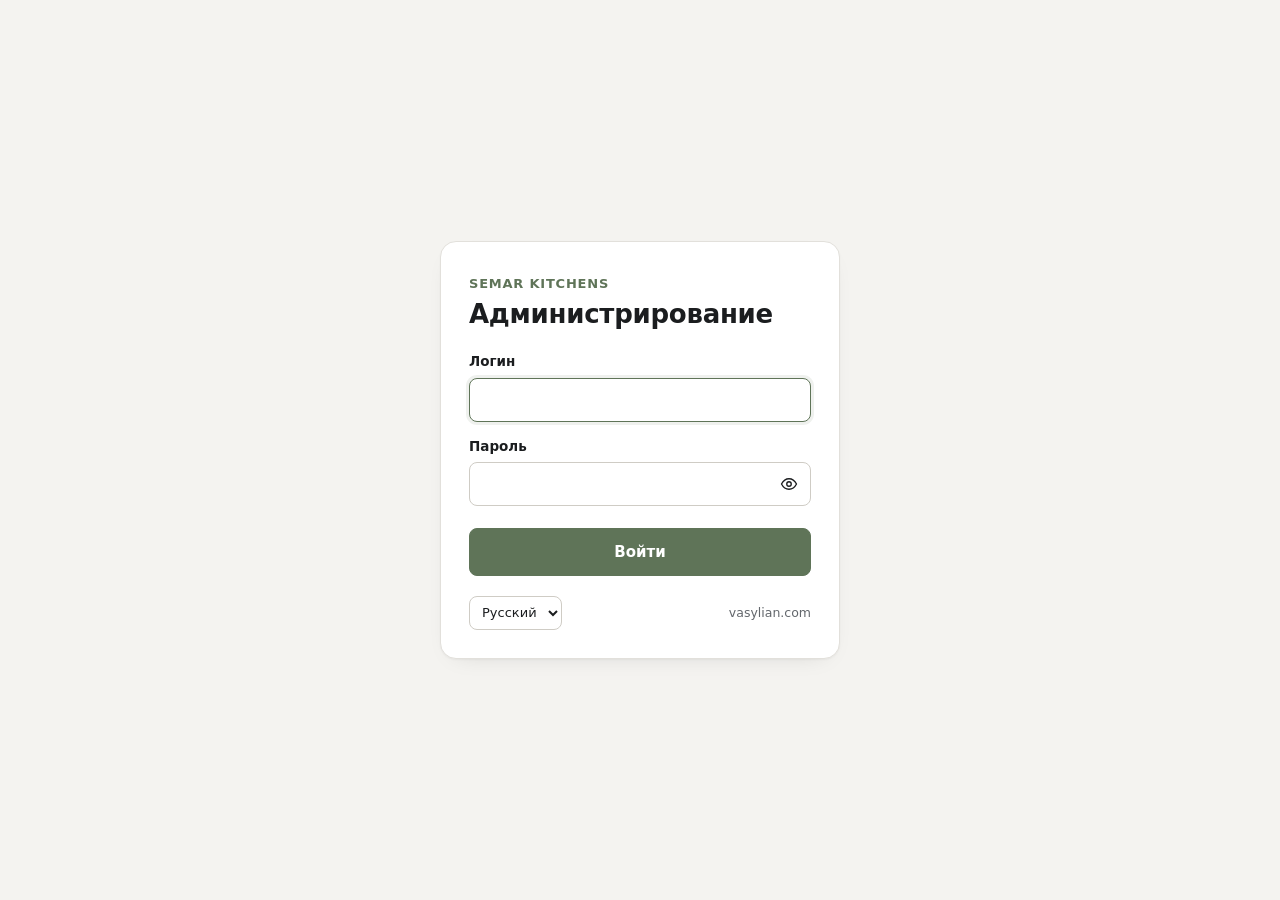
<file: admin/index.html>
<!doctype html>
<html lang="lv">
<head>
<meta charset="utf-8">
<meta name="viewport" content="width=device-width, initial-scale=1, viewport-fit=cover">
<meta name="robots" content="noindex, nofollow">
<meta name="referrer" content="strict-origin">
<meta http-equiv="Content-Security-Policy" content="default-src 'self'; script-src 'self'; style-src 'self'; img-src 'self' data: blob: https://*.workers.dev https://*.vasylian.com; connect-src 'self' https://*.workers.dev https://*.vasylian.com; font-src 'self'; object-src 'none'; base-uri 'none'; form-action 'none'">
<title>Admin</title>
<link rel="icon" href="data:,">
<link rel="stylesheet" href="admin.css">
<script src="admin.js" defer></script>
</head>
<body>
<div id="app" class="app is-loading" aria-busy="true">
  <noscript><p class="nojs">JavaScript is needed for the editor. / Redaktoram nepieciešams JavaScript.</p></noscript>
</div>
</body>
</html>
</file>
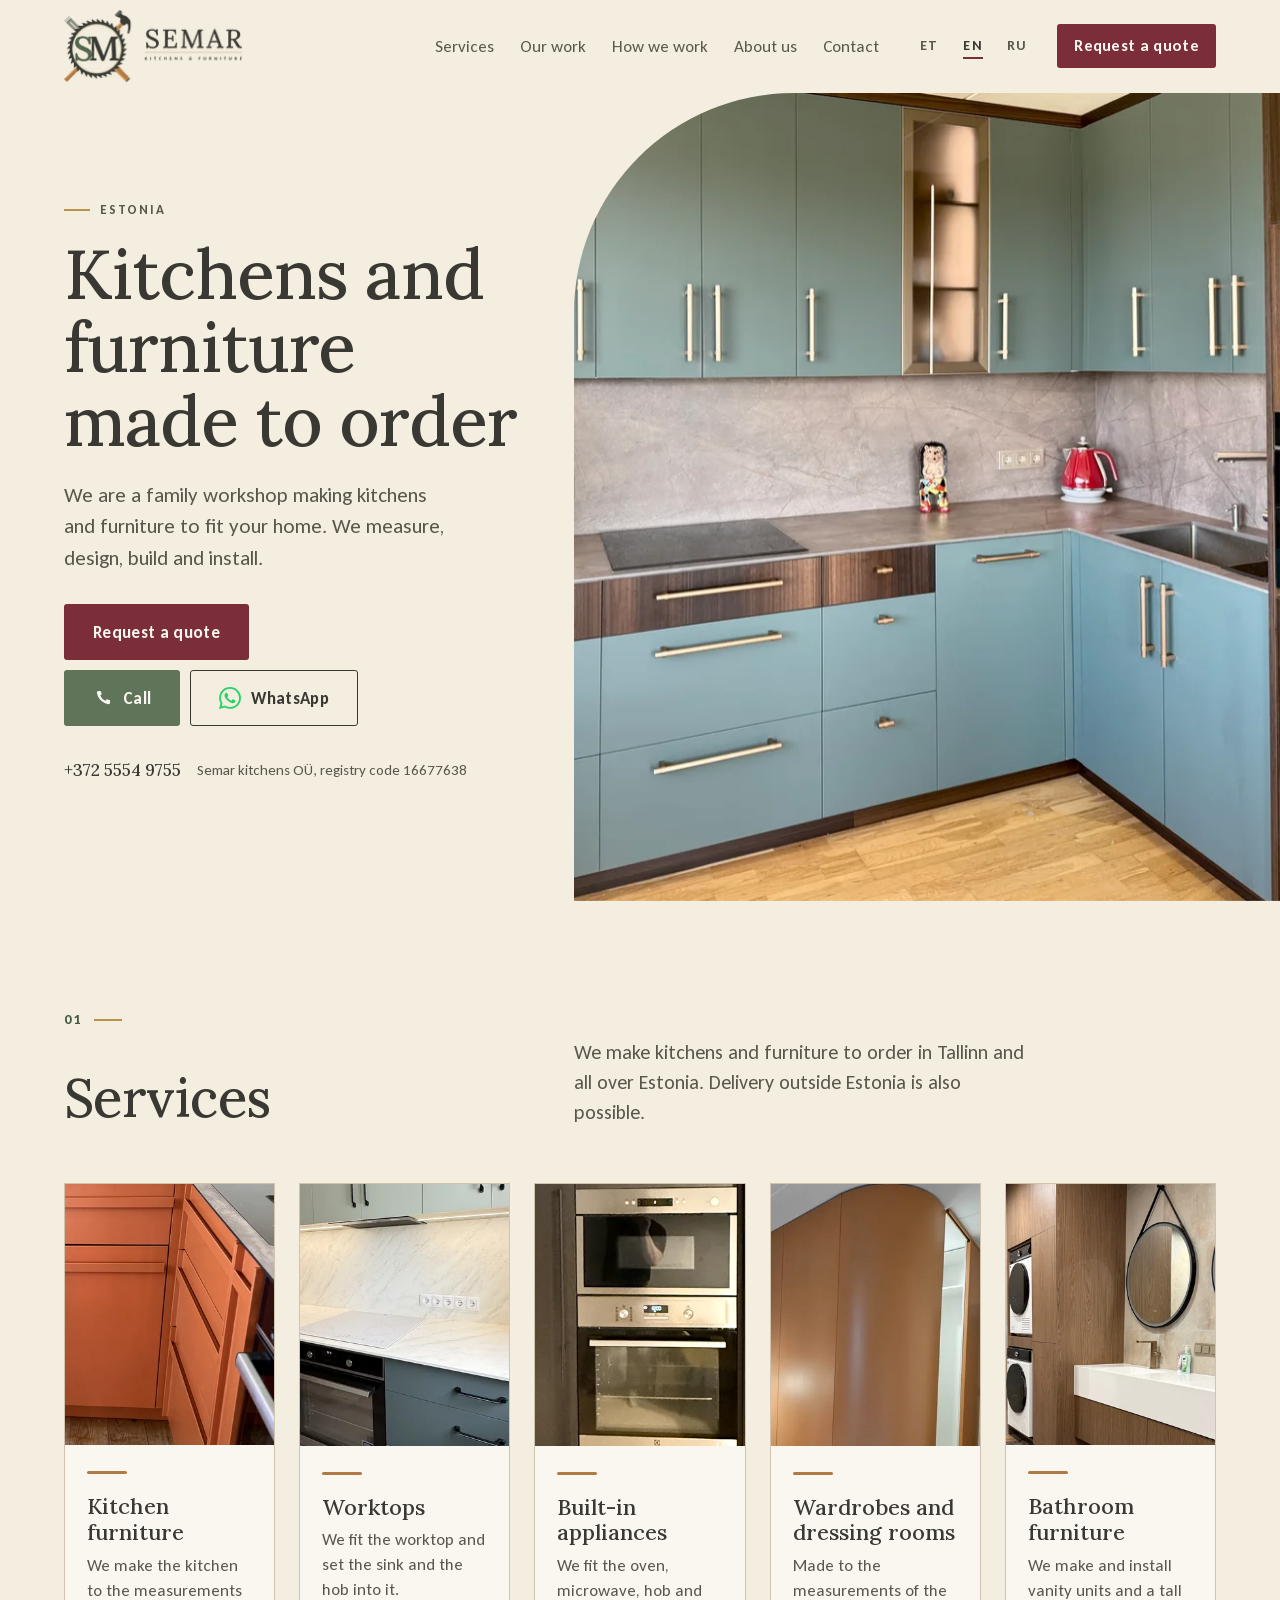
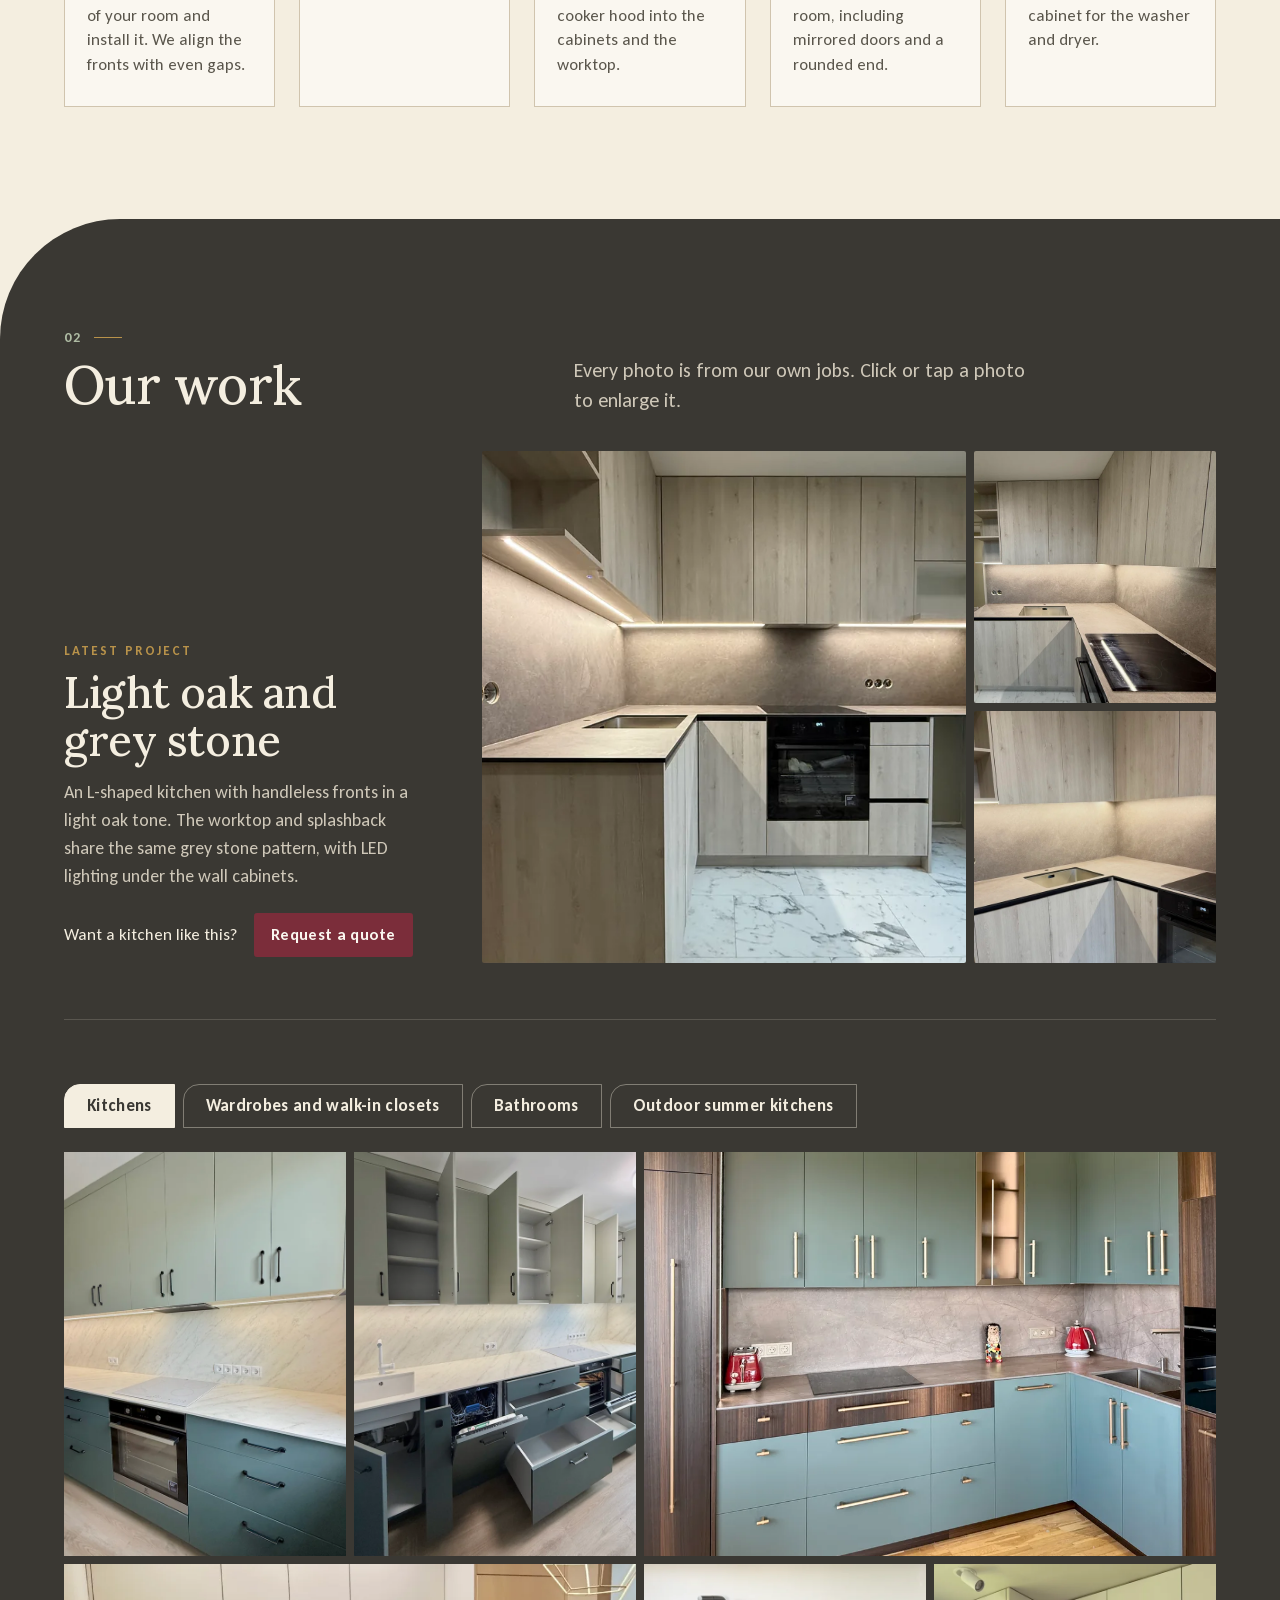
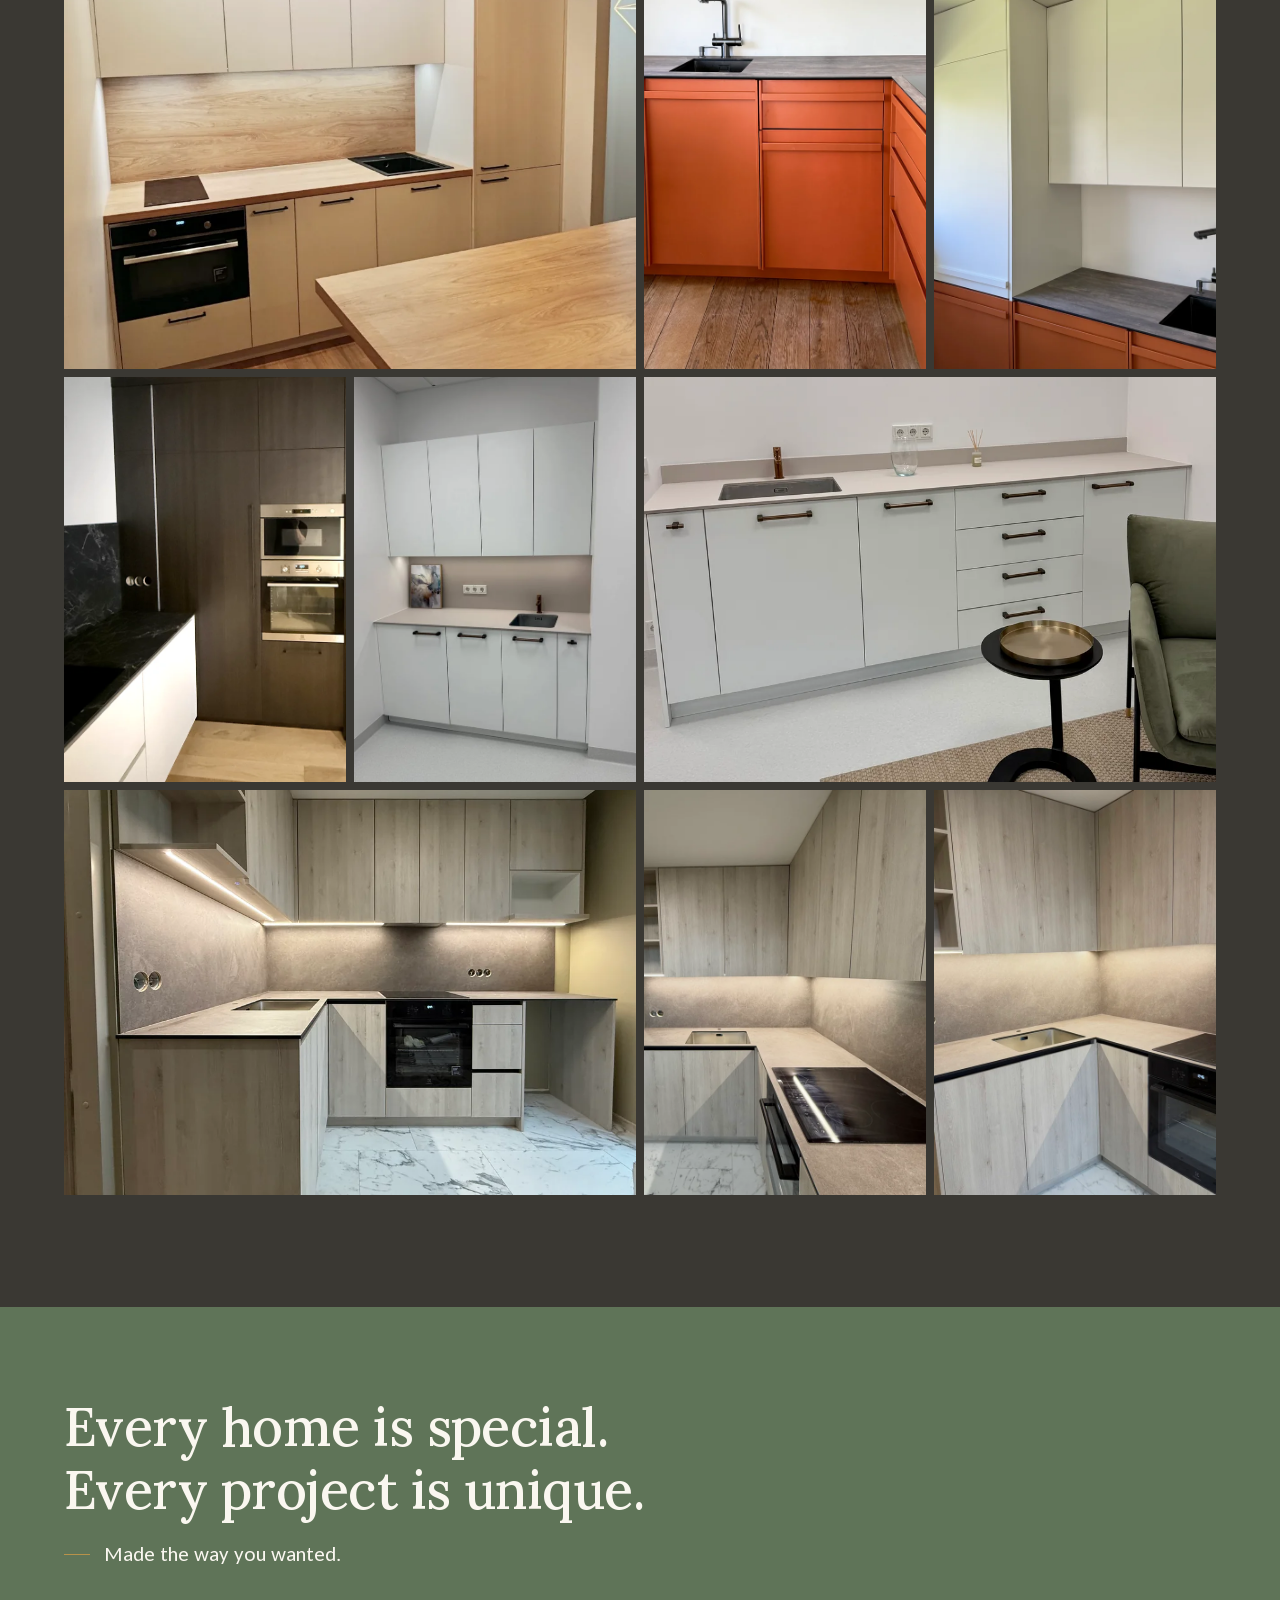
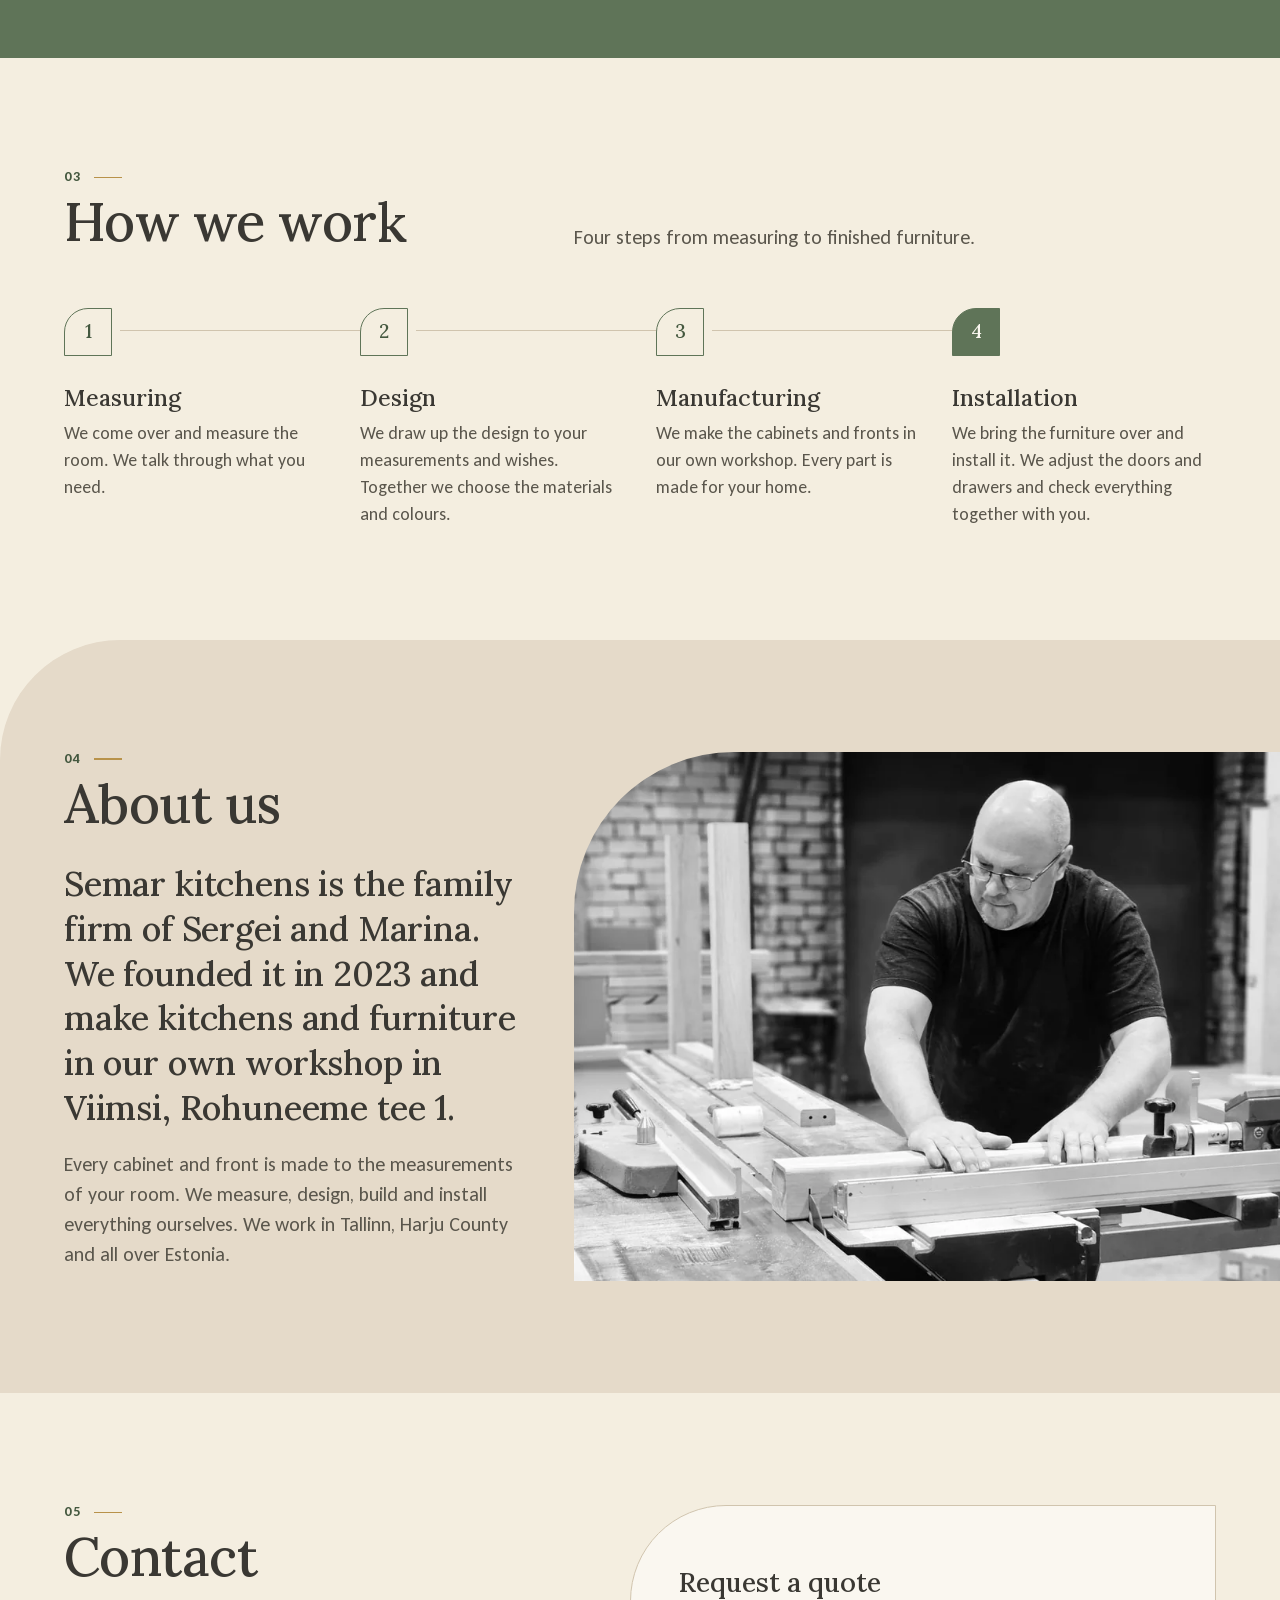
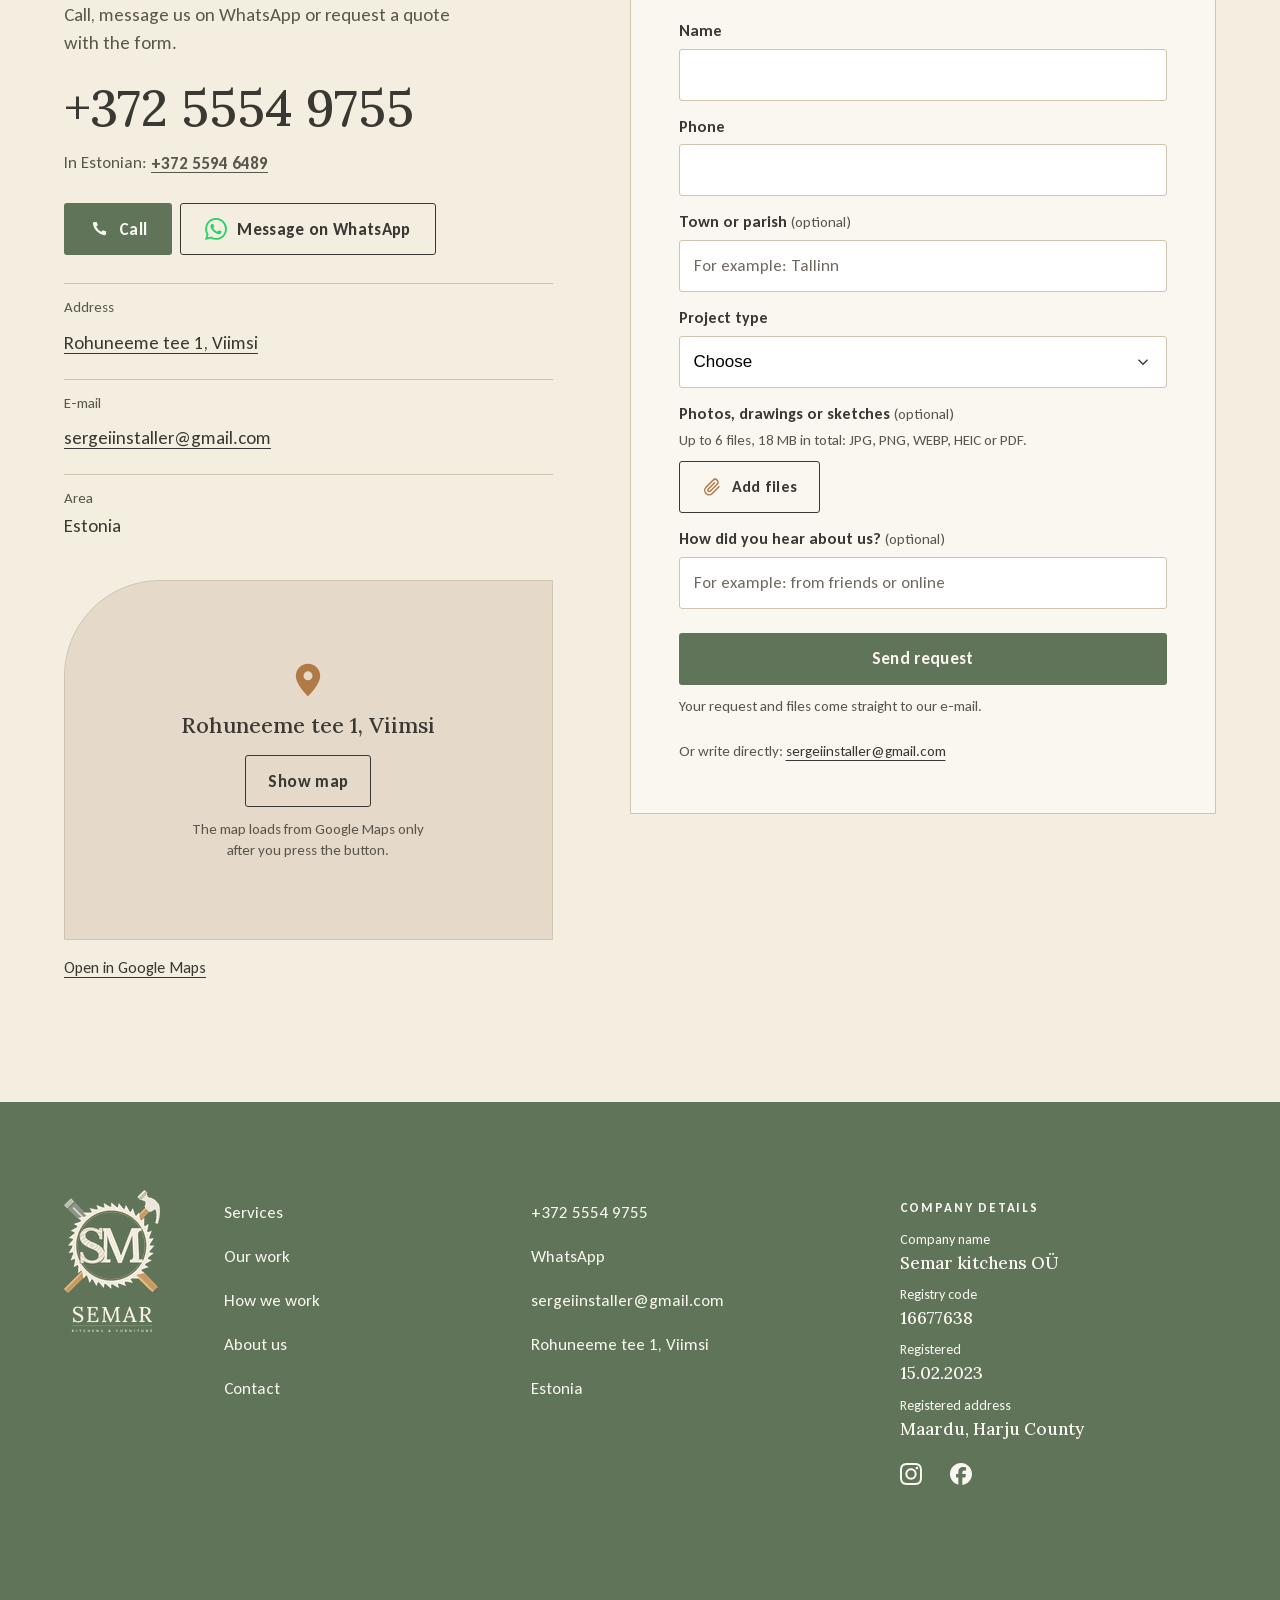
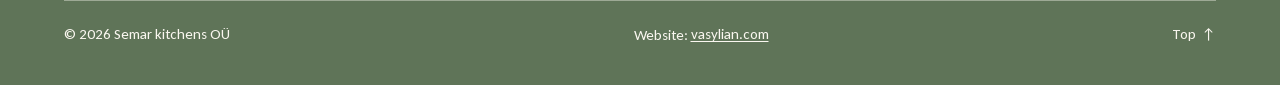
<file: en/index.html>
<!doctype html>
<html lang="en">
<head>
<meta charset="utf-8">
<meta name="viewport" content="width=device-width, initial-scale=1, viewport-fit=cover">
<title>Custom kitchens and furniture in Tallinn | Semar kitchens</title>
<meta name="description" content="Semar kitchens is a family workshop in Viimsi making kitchens, wardrobes and bathroom furniture to order. We work in Tallinn and all over Estonia. Call +372 5554 9755.">
<link rel="canonical" href="https://semarkitchens.com/en/">
<link rel="alternate" hreflang="et" href="https://semarkitchens.com/">
<link rel="alternate" hreflang="ru" href="https://semarkitchens.com/ru/">
<link rel="alternate" hreflang="en" href="https://semarkitchens.com/en/">
<link rel="alternate" hreflang="x-default" href="https://semarkitchens.com/">
<meta property="og:url" content="https://semarkitchens.com/en/">
<meta name="theme-color" content="#f4eee0">
<link rel="icon" href="/img/favicon-48.png" sizes="48x48" type="image/png">
<link rel="icon" href="/img/favicon-192.png" sizes="192x192" type="image/png">
<link rel="icon" href="/img/favicon-512.png" sizes="512x512" type="image/png">
<link rel="apple-touch-icon" href="/img/apple-touch-icon.png">
<meta property="og:type" content="website">
<meta property="og:site_name" content="Semar kitchens">
<meta property="og:title" content="Custom kitchens and furniture in Tallinn | Semar kitchens">
<meta property="og:description" content="Semar kitchens is a family workshop in Viimsi making kitchens, wardrobes and bathroom furniture to order. We work in Tallinn and all over Estonia. Call +372 5554 9755.">
<meta property="og:image" content="https://semarkitchens.com/img/og.jpg">
<meta property="og:image:width" content="1200">
<meta property="og:image:height" content="630">
<meta property="og:image:alt" content="Semar kitchens: kitchens and furniture made to order">
<meta property="og:locale" content="en_GB">
<meta property="og:locale:alternate" content="et_EE">
<meta property="og:locale:alternate" content="ru_RU">
<meta name="twitter:card" content="summary_large_image">
<meta name="twitter:title" content="Custom kitchens and furniture in Tallinn | Semar kitchens">
<meta name="twitter:description" content="Semar kitchens is a family workshop in Viimsi making kitchens, wardrobes and bathroom furniture to order. We work in Tallinn and all over Estonia. Call +372 5554 9755.">
<meta name="twitter:image" content="https://semarkitchens.com/img/og.jpg">
<link rel="preload" href="/fonts/lora-lat.woff2" as="font" type="font/woff2" crossorigin>
<link rel="preload" href="/fonts/carlito-lat-400.woff2" as="font" type="font/woff2" crossorigin>
<link rel="stylesheet" href="/css/style.css">
<script>
/* language before first paint: ?lang=et|ru|en (old links), or on / a saved choice, hides the page until main.js has switched it */
(function () {
  var d = document.documentElement, p = d.getAttribute('lang'), l = null;
  try { var m = /[?&]lang=(et|ru|en)/.exec(location.search); l = m ? m[1] : (p === 'et' ? localStorage.getItem('semar-lang') : null); } catch (e) {}
  if ((l === 'et' || l === 'ru' || l === 'en') && l !== p) { d.className += ' i18n-wait'; setTimeout(function () { d.classList.remove('i18n-wait'); }, 1500); }
})();
</script>
<script type="application/ld+json">
{
  "@context": "https://schema.org",
  "@graph": [
    {
      "@type": ["FurnitureStore", "HomeAndConstructionBusiness"],
      "@id": "https://semarkitchens.com/#business",
      "name": "Semar kitchens",
      "legalName": "Semar kitchens OÜ",
      "alternateName": ["Semar kitchens OÜ", "Semar kitchens & furniture"],
      "description": "Pereettevõte, mis teeb köögimööbli, riidekapid, garderoobid ja vannitoamööbli eritellimusel: mõõtmine, projekt, valmistamine ja paigaldus. Oma töökoda Viimsis, töötame Tallinnas ja üle Eesti, tarne ka välismaale.",
      "url": "https://semarkitchens.com/",
      "logo": "https://semarkitchens.com/img/logo-v-sage-288.png",
      "image": ["https://semarkitchens.com/img/og.jpg", "https://semarkitchens.com/img/hero-1600.webp"],
      "telephone": "+37255946489",
      "email": "sergeiinstaller@gmail.com",
      "contactPoint": [
        {"@type": "ContactPoint", "contactType": "customer service", "telephone": "+37255946489", "availableLanguage": ["et"]},
        {"@type": "ContactPoint", "contactType": "customer service", "telephone": "+37255549755", "availableLanguage": ["ru", "en"]}
      ],
      "foundingDate": "2023-02-15",
      "identifier": {"@type": "PropertyValue", "propertyID": "registrikood", "value": "16677638"},
      "address": {"@type": "PostalAddress", "streetAddress": "Rohuneeme tee 1", "addressLocality": "Viimsi", "postalCode": "74001", "addressRegion": "Harjumaa", "addressCountry": "EE"},
      "hasMap": "https://www.google.com/maps/search/?api=1&query=Rohuneeme+tee+1%2C+Viimsi",
      "areaServed": [{"@type": "City", "name": "Tallinn"}, {"@type": "AdministrativeArea", "name": "Harjumaa"}, {"@type": "Country", "name": "Estonia"}],
      "knowsLanguage": ["et", "ru", "en"],
      "sameAs": ["https://www.instagram.com/semar_moobel/", "https://www.facebook.com/profile.php?id=61577612432670"]
    },
    {
      "@type": "WebSite",
      "@id": "https://semarkitchens.com/#website",
      "url": "https://semarkitchens.com/",
      "name": "Semar kitchens",
      "alternateName": "Semar kitchens OÜ",
      "inLanguage": ["et", "ru", "en"],
      "publisher": {"@id": "https://semarkitchens.com/#business"}
    }
  ]
}
</script>
</head>
<body id="top">
<a class="skip" href="#sisu" data-t="skip">Skip to content</a>

<header class="hdr">
  <div class="hdr__in">
    <a class="brand" href="#top"><picture><source media="(min-width: 600px)" srcset="/img/logo-h-180.png 1x, /img/logo-h-360.png 2x, /img/logo-h-540.png 3x" width="180" height="73"><img class="logo" src="/img/mark-48.png" srcset="/img/mark-48.png 1x, /img/mark-96.png 2x, /img/mark-144.png 3x" width="45" height="48" alt="Semar kitchens &amp; furniture"></picture></a>
    <nav class="nav" aria-label="Main menu" data-ta="aria-label:navAria">
      <a href="#teenused" data-t="navServ">Services</a>
      <a href="#tood" data-t="navWork">Our work</a>
      <a href="#kuidas" data-t="navHow">How we work</a>
      <a href="#meist" data-t="navAbout">About us</a>
      <a href="#kontakt" data-t="navContact">Contact</a>
    </nav>
    <div class="lang" role="group" aria-label="Keel / Language / Язык">
      <button type="button" class="lang__b" data-lang="et" aria-pressed="false" lang="et" title="Eesti keel">ET</button>
      <button type="button" class="lang__b" data-lang="en" aria-pressed="true" lang="en" title="English">EN</button>
      <button type="button" class="lang__b" data-lang="ru" aria-pressed="false" lang="ru" title="Русский язык">RU</button>
    </div>
    <a class="btn btn--cta btn--sm hdr__cta" href="#paring" data-t="cta">Request a quote</a>
    <button class="menu-btn" type="button" aria-expanded="false" aria-controls="menu" aria-label="Open menu" data-ta="aria-label:menuOpen"><span></span><span></span></button>
  </div>
  <div class="menu" id="menu" hidden>
    <nav aria-label="Main menu" data-ta="aria-label:navAria">
      <a href="#teenused" data-t="navServ">Services</a>
      <a href="#tood" data-t="navWork">Our work</a>
      <a href="#kuidas" data-t="navHow">How we work</a>
      <a href="#meist" data-t="navAbout">About us</a>
      <a href="#kontakt" data-t="navContact">Contact</a>
    </nav>
    <div class="menu__cta">
      <a class="btn btn--cta menu__main" href="#paring" data-t="cta">Request a quote</a>
      <a class="btn btn--sage" data-tel="main" href="tel:+37255549755"><svg class="ico" aria-hidden="true" viewBox="0 0 24 24"><path d="M6.6 3.5h2.6l1.4 4.1-2 1.5a12.2 12.2 0 0 0 6.3 6.3l1.5-2 4.1 1.4v2.6a2 2 0 0 1-2.2 2A16.5 16.5 0 0 1 4.6 5.7a2 2 0 0 1 2-2.2z"/></svg><span data-t="call">Call</span></a>
      <a class="btn btn--line" href="https://wa.me/37255549755"><svg class="ico ico--wa" aria-hidden="true" viewBox="0 0 24 24"><path d="M17.472 14.382c-.297-.149-1.758-.867-2.03-.967-.273-.099-.471-.148-.67.15-.197.297-.767.966-.94 1.164-.173.199-.347.223-.644.075-.297-.15-1.255-.463-2.39-1.475-.883-.788-1.48-1.761-1.653-2.059-.173-.297-.018-.458.13-.606.134-.133.298-.347.446-.52.149-.174.198-.298.298-.497.099-.198.05-.371-.025-.52-.075-.149-.669-1.612-.916-2.207-.242-.579-.487-.5-.669-.51-.173-.008-.371-.01-.57-.01-.198 0-.52.074-.792.372-.272.297-1.04 1.016-1.04 2.479 0 1.462 1.065 2.875 1.213 3.074.149.198 2.096 3.2 5.077 4.487.709.306 1.262.489 1.694.625.712.227 1.36.195 1.871.118.571-.085 1.758-.719 2.006-1.413.248-.694.248-1.289.173-1.413-.074-.124-.272-.198-.57-.347m-5.421 7.403h-.004a9.87 9.87 0 01-5.031-1.378l-.361-.214-3.741.982.998-3.648-.235-.374a9.86 9.86 0 01-1.51-5.26c.001-5.45 4.436-9.884 9.888-9.884 2.64 0 5.122 1.03 6.988 2.898a9.825 9.825 0 012.893 6.994c-.003 5.45-4.437 9.884-9.885 9.884m8.413-18.297A11.815 11.815 0 0012.05 0C5.495 0 .16 5.335.157 11.892c0 2.096.547 4.142 1.588 5.945L.057 24l6.305-1.654a11.882 11.882 0 005.683 1.448h.005c6.554 0 11.89-5.335 11.893-11.893a11.821 11.821 0 00-3.48-8.413Z"/></svg><span>WhatsApp</span></a>
    </div>
  </div>
</header>

<main id="sisu" tabindex="-1">

<section class="hero" aria-labelledby="h1">
  <p class="hero__where"><span class="tick" aria-hidden="true"></span><span data-t="heroWhere">Estonia</span></p>
  <h1 id="h1" data-t="h1">Kitchens and furniture made to order</h1>
  <figure class="hero__photo">
    <img src="/img/hero-1200.webp" srcset="/img/hero-800.webp 800w, /img/hero-1200.webp 1200w, /img/hero-1600.webp 1600w" sizes="(min-width: 960px) 58vw, 100vw" width="1600" height="1660" fetchpriority="high"
      alt="Corner kitchen with green-grey fronts, tall cabinets in a dark wood tone and golden handles" data-ta="alt:heroAlt">
  </figure>
  <div class="hero__cta">
    <a class="btn btn--cta hero__main" href="#paring" data-t="cta">Request a quote</a>
    <a class="btn btn--sage" data-tel="main" href="tel:+37255549755"><svg class="ico" aria-hidden="true" viewBox="0 0 24 24"><path d="M6.6 3.5h2.6l1.4 4.1-2 1.5a12.2 12.2 0 0 0 6.3 6.3l1.5-2 4.1 1.4v2.6a2 2 0 0 1-2.2 2A16.5 16.5 0 0 1 4.6 5.7a2 2 0 0 1 2-2.2z"/></svg><span data-t="call">Call</span></a>
    <a class="btn btn--line" href="https://wa.me/37255549755"><svg class="ico ico--wa" aria-hidden="true" viewBox="0 0 24 24"><path d="M17.472 14.382c-.297-.149-1.758-.867-2.03-.967-.273-.099-.471-.148-.67.15-.197.297-.767.966-.94 1.164-.173.199-.347.223-.644.075-.297-.15-1.255-.463-2.39-1.475-.883-.788-1.48-1.761-1.653-2.059-.173-.297-.018-.458.13-.606.134-.133.298-.347.446-.52.149-.174.198-.298.298-.497.099-.198.05-.371-.025-.52-.075-.149-.669-1.612-.916-2.207-.242-.579-.487-.5-.669-.51-.173-.008-.371-.01-.57-.01-.198 0-.52.074-.792.372-.272.297-1.04 1.016-1.04 2.479 0 1.462 1.065 2.875 1.213 3.074.149.198 2.096 3.2 5.077 4.487.709.306 1.262.489 1.694.625.712.227 1.36.195 1.871.118.571-.085 1.758-.719 2.006-1.413.248-.694.248-1.289.173-1.413-.074-.124-.272-.198-.57-.347m-5.421 7.403h-.004a9.87 9.87 0 01-5.031-1.378l-.361-.214-3.741.982.998-3.648-.235-.374a9.86 9.86 0 01-1.51-5.26c.001-5.45 4.436-9.884 9.888-9.884 2.64 0 5.122 1.03 6.988 2.898a9.825 9.825 0 012.893 6.994c-.003 5.45-4.437 9.884-9.885 9.884m8.413-18.297A11.815 11.815 0 0012.05 0C5.495 0 .16 5.335.157 11.892c0 2.096.547 4.142 1.588 5.945L.057 24l6.305-1.654a11.882 11.882 0 005.683 1.448h.005c6.554 0 11.89-5.335 11.893-11.893a11.821 11.821 0 00-3.48-8.413Z"/></svg><span>WhatsApp</span></a>
  </div>
  <p class="hero__lead" data-t="heroLead">We are a family workshop making kitchens and furniture to fit your home. We measure, design, build and install.</p>
  <p class="hero__reg"><a class="hero__tel" data-tel="main" href="tel:+37255549755">+372 5554 9755</a><span class="hero__regtxt" data-t="heroReg">Semar kitchens OÜ, registry code 16677638</span></p>
</section>

<section class="sec serv" id="teenused" aria-labelledby="serv-h">
  <div class="wrap">
    <div class="sec__head">
      <p class="sec__no" aria-hidden="true">01</p>
      <h2 id="serv-h" data-t="servH">Services</h2>
      <p class="sec__intro" data-t="servIntro">We make kitchens and furniture to order in Tallinn and all over Estonia. Delivery outside Estonia is also possible.</p>
    </div>
    <ol class="fronts">
      <li class="front" data-goto="tab-koogid">
        <img src="/img/s-kook-640.webp" srcset="/img/s-kook-320.webp 320w, /img/s-kook-640.webp 640w" sizes="(min-width: 1100px) 19vw, (min-width: 640px) 180px, 112px" width="640" height="800" loading="lazy" alt="Terracotta kitchen cabinets and drawers, a dark worktop" data-ta="alt:s1alt">
        <div class="front__txt"><span class="front__handle" aria-hidden="true"></span><h3 data-t="s1h">Kitchen furniture</h3><p data-t="s1p">We make the kitchen to the measurements of your room and install it. We align the fronts with even gaps.</p></div>
      </li>
      <li class="front" data-goto="tab-koogid">
        <img src="/img/s-pind-640.webp" srcset="/img/s-pind-320.webp 320w, /img/s-pind-640.webp 640w" sizes="(min-width: 1100px) 19vw, (min-width: 640px) 180px, 112px" width="640" height="800" loading="lazy" alt="Marble-look worktop, a hob and lighting under the wall cabinets" data-ta="alt:s2alt">
        <div class="front__txt"><span class="front__handle" aria-hidden="true"></span><h3 data-t="s2h">Worktops</h3><p data-t="s2p">We fit the worktop and set the sink and the hob into it.</p></div>
      </li>
      <li class="front" data-goto="tab-koogid">
        <img src="/img/s-tehnika-640.webp" srcset="/img/s-tehnika-320.webp 320w, /img/s-tehnika-640.webp 640w" sizes="(min-width: 1100px) 19vw, (min-width: 640px) 180px, 112px" width="640" height="800" loading="lazy" alt="Dark tall cabinets with a built-in microwave and oven" data-ta="alt:s3alt">
        <div class="front__txt"><span class="front__handle" aria-hidden="true"></span><h3 data-t="s3h">Built-in appliances</h3><p data-t="s3p">We fit the oven, microwave, hob and cooker hood into the cabinets and the worktop.</p></div>
      </li>
      <li class="front" data-goto="tab-kapid">
        <img src="/img/s-kapid-640.webp" srcset="/img/s-kapid-320.webp 320w, /img/s-kapid-640.webp 640w" sizes="(min-width: 1100px) 19vw, (min-width: 640px) 180px, 112px" width="640" height="800" loading="lazy" alt="Wardrobe with a rounded end in a bedroom" data-ta="alt:s4alt">
        <div class="front__txt"><span class="front__handle" aria-hidden="true"></span><h3 data-t="s4h">Wardrobes and dressing rooms</h3><p data-t="s4p">Made to the measurements of the room, including mirrored doors and a rounded end.</p></div>
      </li>
      <li class="front" data-goto="tab-vann">
        <img src="/img/s-vann-640.webp" srcset="/img/s-vann-320.webp 320w, /img/s-vann-640.webp 640w" sizes="(min-width: 1100px) 19vw, (min-width: 640px) 180px, 112px" width="640" height="800" loading="lazy" alt="Tall wood-tone cabinet for the washer and dryer and a vanity unit with a white basin" data-ta="alt:s5alt">
        <div class="front__txt"><span class="front__handle" aria-hidden="true"></span><h3 data-t="s5h">Bathroom furniture</h3><p data-t="s5p">We make and install vanity units and a tall cabinet for the washer and dryer.</p></div>
      </li>
    </ol>
  </div>
</section>

<section class="sec work" id="tood" aria-labelledby="work-h">
  <div class="wrap">
    <div class="sec__head">
      <p class="sec__no" aria-hidden="true">02</p>
      <h2 id="work-h" data-t="workH">Our work</h2>
      <p class="sec__intro" data-t="workIntro">Every photo is from our own jobs. Click or tap a photo to enlarge it.</p>
    </div>
    <!-- 16.11 «Uusim töö»: the newest kitchen big (w27 wide + w28/w29), text from what the photos show (no invented facts), CTA to the form.
         Photos open the lightbox within this block (.feat = its own group). To feature another job: swap the 3 images + featH/featP (ET here, RU/EN in main.js). -->
    <article class="feat" aria-labelledby="feat-h">
      <div class="feat__text">
        <p class="feat__label" data-t="featLabel">Latest project</p>
        <h3 class="feat__h" id="feat-h" data-t="featH">Light oak and grey stone</h3>
        <p class="feat__p" data-t="featP">An L-shaped kitchen with handleless fronts in a light oak tone. The worktop and splashback share the same grey stone pattern, with LED lighting under the wall cabinets.</p>
        <p class="feat__ask"><span data-t="featAsk">Want a kitchen like this?</span> <a class="btn btn--cta btn--sm" href="#paring" data-t="cta">Request a quote</a></p>
      </div>
      <div class="feat__pics">
        <button type="button" class="tile__b feat__b feat__b--main" data-full="/img/w27-1600.webp"><img src="/img/w27-900.webp" srcset="/img/w27-900.webp 900w, /img/w27-1600.webp 1600w" sizes="(min-width: 960px) 44vw, 100vw" width="900" height="675" loading="lazy" alt="L-shaped kitchen with light oak fronts, a grey stone-look worktop and splashback, lighting under the wall cabinets" data-ta="alt:w27"></button>
        <button type="button" class="tile__b feat__b" data-full="/img/w28-1600.webp"><img src="/img/w28-900.webp" srcset="/img/w28-900.webp 704w, /img/w28-1600.webp 1252w" sizes="(min-width: 960px) 22vw, 50vw" width="704" height="900" loading="lazy" alt="Corner of the same kitchen: hob, sink and tall wall cabinets in light oak" data-ta="alt:w28"></button>
        <button type="button" class="tile__b feat__b" data-full="/img/w29-1600.webp"><img src="/img/w29-900.webp" srcset="/img/w29-900.webp 626w, /img/w29-1600.webp 1114w" sizes="(min-width: 960px) 22vw, 50vw" width="626" height="900" loading="lazy" alt="The same kitchen up close: sink corner, oven and a grey stone-look worktop" data-ta="alt:w29"></button>
      </div>
    </article>
    <!-- 04.11 (Sergei): photos sorted by category, one tab per category (WAI-ARIA tabs; main.js: arrows, Home, End).
         Photos w11-w21 are from his Telegram message of 03.11 (see EDITS_0411.md for what was used and what was left out).
         06.11: his photo files (jobs/semar_media/0611, _work/build_0611.py): new w22-w26; w04, w05, w07, w10, w11, w14 and the hero now come from his own edited files of the same shots.
         A tab whose list has no photo is hidden by main.js, together with its panel, and shows up by itself once a photo is in the list.
         Tile sizes. Desktop (960 px+): 4 columns, half-rows of 15.5vw. Phones and tablets: 2 columns.
           plain tile            desktop 1 column x 2 half-rows   phones: half width, 3:4
           tile--l               desktop 2 columns x 2 half-rows  phones: full width, 3:2
           tile--dl              desktop 2 columns x 2 half-rows  phones: half width, 3:4
           tile--ml              desktop 1 column x 2 half-rows   phones: full width, 3:2
           tile--tall            desktop 2 columns x 4 half-rows  phones: half width, 3:4 (with tile--l: full width, 3:2)
         A panel looks complete when its tiles fill rows of 8 desktop cells (plain/ml = 2, l/dl = 4, tall = 8, in blocks of 2 or 4 half-rows)
         and the half-width phone tiles come in pairs. Used here: 2 plain + l / l + 2 plain / 2 plain + l (kitchens), 2 plain + l / l-tall + 2 plain + l
         (wardrobes), tall + tall / l + 2 plain (bathrooms), tall + 2 plain + l (outdoor). Portrait photos go into plain or tall tiles, landscape photos into l tiles.
         sizes: "(min-width: 960px) 46vw, 100vw" for l, "(min-width: 960px) 46vw, 50vw" for tall/dl without l,
         "(min-width: 960px) 23vw, 100vw" for ml, "(min-width: 960px) 23vw, 50vw" for plain.
         To add a photo to any category:
           1. Copy the client's photo to client_photos/ (next to site/).
           2. From the semar folder: python -X utf8 _work/build_img.py --one client_photos/<file>.jpg w22   (next free number: w22, w23 ...)
              writes img/w22-900.webp and img/w22-1600.webp (EXIF rotation applied, metadata dropped, each WebP under 250 KB) and prints the 900 size.
           3. Paste an <li> into that category's list, copied from a tile below: data-full="/img/w22-1600.webp", src/srcset with w22-900 and w22-1600,
              width/height = the printed 900 size, Estonian alt, data-ta="alt:w22"; pick tile sizes from the table above.
           4. In js/main.js add w22: '...' to RU and EN (the alt text in Russian and English). -->
    <div class="tabs" role="tablist" aria-label="Types of work" data-ta="aria-label:tabsAria">
      <button type="button" class="tab" role="tab" id="tab-koogid" aria-controls="p-koogid" aria-selected="true" data-t="catKitchen">Kitchens</button>
      <button type="button" class="tab" role="tab" id="tab-kapid" aria-controls="p-kapid" aria-selected="false" tabindex="-1" data-t="catWardrobe">Wardrobes and walk-in closets</button>
      <button type="button" class="tab" role="tab" id="tab-vann" aria-controls="p-vann" aria-selected="false" tabindex="-1" data-t="catBath">Bathrooms</button>
      <button type="button" class="tab" role="tab" id="tab-oues" aria-controls="p-oues" aria-selected="false" tabindex="-1" data-t="catOutdoor">Outdoor summer kitchens</button>
    </div>

    <div class="panel" role="tabpanel" id="p-koogid" aria-labelledby="tab-koogid">
      <ul class="grid">
        <li class="tile"><button type="button" class="tile__b" data-full="/img/w07-1600.webp"><img src="/img/w07-900.webp" srcset="/img/w07-900.webp 675w, /img/w07-1600.webp 1200w" sizes="(min-width: 960px) 23vw, 50vw" width="675" height="900" loading="lazy" alt="Straight kitchen: light grey-green wall cabinets with lighting, darker grey-green base cabinets and a marble-look worktop" data-ta="alt:w07"></button></li>
        <li class="tile"><button type="button" class="tile__b" data-full="/img/w23-1600.webp"><img src="/img/w23-900.webp" srcset="/img/w23-900.webp 675w, /img/w23-1600.webp 1200w" sizes="(min-width: 960px) 23vw, 50vw" width="675" height="900" loading="lazy" alt="The same kitchen with the doors and drawers open: shelves in the wall cabinets, a dishwasher, an oven and deep drawers" data-ta="alt:w23"></button></li>
        <li class="tile tile--l"><button type="button" class="tile__b" data-full="/img/w10-1600.webp"><img src="/img/w10-900.webp" srcset="/img/w10-900.webp 900w, /img/w10-1600.webp 1600w" sizes="(min-width: 960px) 46vw, 100vw" width="900" height="711" loading="lazy" alt="Corner kitchen with green-grey fronts, tall cabinets in a dark wood tone and golden handles" data-ta="alt:w10"></button></li>
        <li class="tile tile--l"><button type="button" class="tile__b" data-full="/img/w11-1600.webp"><img src="/img/w11-900.webp" srcset="/img/w11-900.webp 900w, /img/w11-1600.webp 1340w" sizes="(min-width: 960px) 46vw, 100vw" width="900" height="711" loading="lazy" alt="Light beige kitchen with a wood-look worktop and wall panel, a wooden table in front" data-ta="alt:w11"></button></li>
        <li class="tile"><button type="button" class="tile__b" data-full="/img/w05-1600.webp"><img src="/img/w05-900.webp" srcset="/img/w05-900.webp 675w, /img/w05-1600.webp 1200w" sizes="(min-width: 960px) 23vw, 50vw" width="675" height="900" loading="lazy" alt="Terracotta kitchen with a dark worktop and a black sink" data-ta="alt:w05"></button></li>
        <li class="tile"><button type="button" class="tile__b" data-full="/img/w22-1600.webp"><img src="/img/w22-900.webp" srcset="/img/w22-900.webp 675w, /img/w22-1600.webp 1200w" sizes="(min-width: 960px) 23vw, 50vw" width="675" height="900" loading="lazy" alt="The same terracotta kitchen along the other wall: white tall and wall cabinets, a dark worktop and a black sink" data-ta="alt:w22"></button></li>
        <li class="tile"><button type="button" class="tile__b" data-full="/img/w09-1600.webp"><img src="/img/w09-900.webp" srcset="/img/w09-900.webp 900w, /img/w09-1600.webp 1600w" sizes="(min-width: 960px) 23vw, 50vw" width="619" height="900" loading="lazy" alt="Dark tall cabinets with a microwave and an oven, white base cabinets with a dark worktop next to them" data-ta="alt:w09"></button></li>
        <li class="tile"><button type="button" class="tile__b" data-full="/img/w12-1600.webp"><img src="/img/w12-900.webp" srcset="/img/w12-900.webp 767w, /img/w12-1600.webp 960w" sizes="(min-width: 960px) 23vw, 50vw" width="767" height="900" loading="lazy" alt="Small white kitchen with dark handles and a light grey worktop" data-ta="alt:w12"></button></li>
        <li class="tile tile--l"><button type="button" class="tile__b" data-full="/img/w24-1600.webp"><img src="/img/w24-900.webp" srcset="/img/w24-900.webp 900w, /img/w24-1600.webp 1600w" sizes="(min-width: 960px) 46vw, 100vw" width="900" height="758" loading="lazy" style="object-position: 50% 15%" alt="Light grey kitchen run with bronze-tone handles: a sink, drawers and a light worktop" data-ta="alt:w24"></button></li>
        <!-- 16.11 (Sergei, Telegram): new kitchen w27-w29 (_work/build_1611.py); shown big in the «Uusim töö» block above, here at the end -->
        <li class="tile tile--l"><button type="button" class="tile__b" data-full="/img/w27-1600.webp"><img src="/img/w27-900.webp" srcset="/img/w27-900.webp 900w, /img/w27-1600.webp 1600w" sizes="(min-width: 960px) 46vw, 100vw" width="900" height="675" loading="lazy" alt="L-shaped kitchen with light oak fronts, a grey stone-look worktop and splashback, lighting under the wall cabinets" data-ta="alt:w27"></button></li>
        <li class="tile"><button type="button" class="tile__b" data-full="/img/w28-1600.webp"><img src="/img/w28-900.webp" srcset="/img/w28-900.webp 704w, /img/w28-1600.webp 1252w" sizes="(min-width: 960px) 23vw, 50vw" width="704" height="900" loading="lazy" alt="Corner of the same kitchen: hob, sink and tall wall cabinets in light oak" data-ta="alt:w28"></button></li>
        <li class="tile"><button type="button" class="tile__b" data-full="/img/w29-1600.webp"><img src="/img/w29-900.webp" srcset="/img/w29-900.webp 626w, /img/w29-1600.webp 1114w" sizes="(min-width: 960px) 23vw, 50vw" width="626" height="900" loading="lazy" alt="The same kitchen up close: sink corner, oven and a grey stone-look worktop" data-ta="alt:w29"></button></li>
      </ul>
    </div>

    <div class="panel" role="tabpanel" id="p-kapid" aria-labelledby="tab-kapid" hidden>
      <ul class="grid">
        <li class="tile"><button type="button" class="tile__b" data-full="/img/w02-1600.webp"><img src="/img/w02-900.webp" srcset="/img/w02-900.webp 900w, /img/w02-1600.webp 1600w" sizes="(min-width: 960px) 23vw, 50vw" width="641" height="900" loading="lazy" alt="Wardrobe with a rounded end in a bedroom, an open door to the walk-in closet next to it" data-ta="alt:w02"></button></li>
        <li class="tile"><button type="button" class="tile__b" data-full="/img/w14-1600.webp"><img src="/img/w14-900.webp" srcset="/img/w14-900.webp 551w, /img/w14-1600.webp 980w" sizes="(min-width: 960px) 23vw, 50vw" width="551" height="900" loading="lazy" alt="Mustard yellow storage wall: wall cupboards and a chest of drawers with a rounded edge" data-ta="alt:w14"></button></li>
        <li class="tile tile--l"><button type="button" class="tile__b" data-full="/img/w13-1600.webp"><img src="/img/w13-900.webp" sizes="(min-width: 960px) 46vw, 100vw" width="806" height="883" loading="lazy" style="object-position: 50% 62%" alt="Wall of white wardrobes with framed doors and bronze-tone handles" data-ta="alt:w13"></button></li>
        <li class="tile tile--l tile--tall"><button type="button" class="tile__b" data-full="/img/w26-1600.webp"><img src="/img/w26-900.webp" srcset="/img/w26-900.webp 675w, /img/w26-1600.webp 1200w" sizes="(min-width: 960px) 46vw, 100vw" width="675" height="900" loading="lazy" style="object-position: 50% 60%" alt="Hallway: a floor-to-ceiling mirror, wall panels with a wavy relief and a wall-mounted wood-tone console with a drawer" data-ta="alt:w26"></button></li>
        <li class="tile"><button type="button" class="tile__b" data-full="/img/w15-1600.webp"><img src="/img/w15-900.webp" srcset="/img/w15-900.webp 635w, /img/w15-1600.webp 903w" sizes="(min-width: 960px) 23vw, 50vw" width="635" height="900" loading="lazy" alt="Narrow hallway with a floor-to-ceiling two-door wardrobe and long handles" data-ta="alt:w15"></button></li>
        <li class="tile"><button type="button" class="tile__b" data-full="/img/w16-1600.webp"><img src="/img/w16-900.webp" srcset="/img/w16-900.webp 675w, /img/w16-1600.webp 960w" sizes="(min-width: 960px) 23vw, 50vw" width="675" height="900" loading="lazy" alt="Open wardrobe: shelves, clothes rails and two drawers" data-ta="alt:w16"></button></li>
        <li class="tile tile--l"><button type="button" class="tile__b" data-full="/img/w01-1600.webp"><img src="/img/w01-900.webp" srcset="/img/w01-900.webp 900w, /img/w01-1600.webp 1600w" sizes="(min-width: 960px) 46vw, 100vw" width="900" height="864" loading="lazy" style="object-position: 50% 42%" alt="Light beige wardrobe with two mirrored doors in a bedroom" data-ta="alt:w01"></button></li>
      </ul>
    </div>

    <div class="panel" role="tabpanel" id="p-vann" aria-labelledby="tab-vann" hidden>
      <ul class="grid">
        <li class="tile tile--tall"><button type="button" class="tile__b" data-full="/img/w08-1600.webp"><img src="/img/w08-900.webp" srcset="/img/w08-900.webp 900w, /img/w08-1600.webp 1600w" sizes="(min-width: 960px) 46vw, 50vw" width="635" height="900" loading="lazy" alt="Bathroom: a tall wood-tone cabinet for the washer and dryer and a wall-hung vanity unit" data-ta="alt:w08"></button></li>
        <li class="tile tile--tall"><button type="button" class="tile__b" data-full="/img/w25-1600.webp"><img src="/img/w25-900.webp" srcset="/img/w25-900.webp 713w, /img/w25-1600.webp 1268w" sizes="(min-width: 960px) 46vw, 50vw" width="713" height="900" loading="lazy" alt="Bathroom: a tall dark wood-tone cabinet for the washer and dryer, an open shelf and a dark vanity unit" data-ta="alt:w25"></button></li>
        <li class="tile tile--l"><button type="button" class="tile__b" data-full="/img/w03-1600.webp"><img src="/img/w03-900.webp" srcset="/img/w03-900.webp 900w, /img/w03-1600.webp 1600w" sizes="(min-width: 960px) 46vw, 100vw" width="900" height="750" loading="lazy" alt="Light blue vanity unit with two basins and golden handles" data-ta="alt:w03"></button></li>
        <li class="tile"><button type="button" class="tile__b" data-full="/img/w17-1600.webp"><img src="/img/w17-900.webp" srcset="/img/w17-900.webp 718w, /img/w17-1600.webp 960w" sizes="(min-width: 960px) 23vw, 50vw" width="718" height="900" loading="lazy" alt="White wall-hung vanity unit with two drawers and dark handles" data-ta="alt:w17"></button></li>
        <li class="tile"><button type="button" class="tile__b" data-full="/img/w04-1600.webp"><img src="/img/w04-900.webp" srcset="/img/w04-900.webp 900w, /img/w04-1600.webp 1600w" sizes="(min-width: 960px) 23vw, 50vw" width="900" height="678" loading="lazy" style="object-position: 56% 50%" alt="Grey wall-hung vanity unit with open shelves" data-ta="alt:w04"></button></li>
      </ul>
    </div>

    <div class="panel" role="tabpanel" id="p-oues" aria-labelledby="tab-oues" hidden>
      <ul class="grid">
        <li class="tile tile--l tile--tall"><button type="button" class="tile__b" data-full="/img/w18-1600.webp"><img src="/img/w18-900.webp" srcset="/img/w18-900.webp 675w, /img/w18-1600.webp 960w" sizes="(min-width: 960px) 46vw, 100vw" width="675" height="900" loading="lazy" style="object-position: 50% 64%" alt="Outdoor summer kitchen in a garden: a lift-up roof with lights, a grill, a sink and grey cabinets on a wooden deck" data-ta="alt:w18"></button></li>
        <li class="tile"><button type="button" class="tile__b" data-full="/img/w19-1600.webp"><img src="/img/w19-900.webp" srcset="/img/w19-900.webp 675w, /img/w19-1600.webp 960w" sizes="(min-width: 960px) 23vw, 50vw" width="675" height="900" loading="lazy" alt="The same outdoor kitchen up close: grill, drawers and wood-clad walls" data-ta="alt:w19"></button></li>
        <li class="tile"><button type="button" class="tile__b" data-full="/img/w20-1600.webp"><img src="/img/w20-900.webp" sizes="(min-width: 960px) 23vw, 50vw" width="701" height="896" loading="lazy" alt="Outdoor kitchen in the evening light: grill, cooker hood, sink and dark grey cabinets under a roof" data-ta="alt:w20"></button></li>
        <li class="tile tile--l"><button type="button" class="tile__b" data-full="/img/w21-1600.webp"><img src="/img/w21-900.webp" srcset="/img/w21-900.webp 900w, /img/w21-1600.webp 1280w" sizes="(min-width: 960px) 46vw, 100vw" width="900" height="675" loading="lazy" alt="Outdoor summer kitchen, the owners in front of it" data-ta="alt:w21"></button></li>
      </ul>
    </div>
  </div>
</section>

<div class="motto">
  <div class="wrap motto__in">
    <p class="motto__l1"><span data-t="motto1a">Every home is special.</span> <span data-t="motto1b">Every project is unique.</span></p>
    <p class="motto__l2"><span class="tick" aria-hidden="true"></span><span data-t="motto2">Made the way you wanted.</span></p>
  </div>
</div>

<section class="sec how" id="kuidas" aria-labelledby="how-h">
  <div class="wrap">
    <div class="sec__head">
      <p class="sec__no" aria-hidden="true">03</p>
      <h2 id="how-h" data-t="howH">How we work</h2>
      <p class="sec__intro" data-t="howIntro">Four steps from measuring to finished furniture.</p>
    </div>
    <ol class="steps">
      <li class="step"><span class="step__no" aria-hidden="true">1</span><h3 data-t="st1h">Measuring</h3><p data-t="st1p">We come over and measure the room. We talk through what you need.</p></li>
      <li class="step"><span class="step__no" aria-hidden="true">2</span><h3 data-t="st2h">Design</h3><p data-t="st2p">We draw up the design to your measurements and wishes. Together we choose the materials and colours.</p></li>
      <li class="step"><span class="step__no" aria-hidden="true">3</span><h3 data-t="st3h">Manufacturing</h3><p data-t="st3p">We make the cabinets and fronts in our own workshop. Every part is made for your home.</p></li>
      <li class="step"><span class="step__no" aria-hidden="true">4</span><h3 data-t="st4h">Installation</h3><p data-t="st4p">We bring the furniture over and install it. We adjust the doors and drawers and check everything together with you.</p></li>
    </ol>
  </div>
</section>

<!-- 04.11 (Sergei): the company data strip is gone from here; the same data is in the footer. -->
<section class="sec about" id="meist" aria-labelledby="about-h">
  <div class="wrap about__in">
    <div class="about__head">
      <p class="sec__no" aria-hidden="true">04</p>
      <h2 id="about-h" data-t="aboutH">About us</h2>
    </div>
    <div class="about__txt">
      <p class="about__lead" data-t="aboutP1">Semar kitchens is the family firm of Sergei and Marina. We founded it in 2023 and make kitchens and furniture in our own workshop in Viimsi, Rohuneeme tee 1.</p>
      <p data-t="aboutP2">Every cabinet and front is made to the measurements of your room. We measure, design, build and install everything ourselves. We work in Tallinn, Harju County and all over Estonia.</p>
    </div>
    <!-- WORKSHOP PHOTO (töökoda): his photo 23-04-46 (7) from Telegram 03.11 (black and white as he sent it), /img/meist-900/1600.webp.
         To swap it: copy the new photo to client_photos/, then from the semar folder: python -X utf8 _work/build_img.py --one client_photos/<file>.jpg meist
         (overwrites img/meist-900.webp + img/meist-1600.webp, prints the 900 size) and set width/height below; change the alt here and aboutPhotoAlt in js/main.js.
         Without a photo: put hidden back on the figure and empty it; the section then shows heading left, text right. Never a stock photo here. -->
    <figure class="about__photo"><img src="/img/meist-900.webp" srcset="/img/meist-900.webp 900w, /img/meist-1600.webp 1280w" sizes="(min-width: 960px) 54vw, 100vw"
      width="900" height="675" loading="lazy" alt="In the workshop: cutting a panel on the sliding table saw" data-ta="alt:aboutPhotoAlt"></figure>
  </div>
</section>

<section class="sec contact" id="kontakt" aria-labelledby="contact-h">
  <div class="wrap contact__in">
    <div class="contact__info">
      <p class="sec__no" aria-hidden="true">05</p>
      <h2 id="contact-h" data-t="contactH">Contact</h2>
      <p class="contact__lead" data-t="contactLead">Call, message us on WhatsApp or request a quote with the form.</p>
      <a class="bigtel" data-tel="main" href="tel:+37255549755">+372 5554 9755</a>
      <p class="tel2"><span data-t="tel2Lbl">In Estonian:</span> <a data-tel="alt" href="tel:+37255946489">+372 5594 6489</a></p>
      <div class="contact__btns">
        <a class="btn btn--sage" data-tel="main" href="tel:+37255549755"><svg class="ico" aria-hidden="true" viewBox="0 0 24 24"><path d="M6.6 3.5h2.6l1.4 4.1-2 1.5a12.2 12.2 0 0 0 6.3 6.3l1.5-2 4.1 1.4v2.6a2 2 0 0 1-2.2 2A16.5 16.5 0 0 1 4.6 5.7a2 2 0 0 1 2-2.2z"/></svg><span data-t="call">Call</span></a>
        <a class="btn btn--line" href="https://wa.me/37255549755"><svg class="ico ico--wa" aria-hidden="true" viewBox="0 0 24 24"><path d="M17.472 14.382c-.297-.149-1.758-.867-2.03-.967-.273-.099-.471-.148-.67.15-.197.297-.767.966-.94 1.164-.173.199-.347.223-.644.075-.297-.15-1.255-.463-2.39-1.475-.883-.788-1.48-1.761-1.653-2.059-.173-.297-.018-.458.13-.606.134-.133.298-.347.446-.52.149-.174.198-.298.298-.497.099-.198.05-.371-.025-.52-.075-.149-.669-1.612-.916-2.207-.242-.579-.487-.5-.669-.51-.173-.008-.371-.01-.57-.01-.198 0-.52.074-.792.372-.272.297-1.04 1.016-1.04 2.479 0 1.462 1.065 2.875 1.213 3.074.149.198 2.096 3.2 5.077 4.487.709.306 1.262.489 1.694.625.712.227 1.36.195 1.871.118.571-.085 1.758-.719 2.006-1.413.248-.694.248-1.289.173-1.413-.074-.124-.272-.198-.57-.347m-5.421 7.403h-.004a9.87 9.87 0 01-5.031-1.378l-.361-.214-3.741.982.998-3.648-.235-.374a9.86 9.86 0 01-1.51-5.26c.001-5.45 4.436-9.884 9.888-9.884 2.64 0 5.122 1.03 6.988 2.898a9.825 9.825 0 012.893 6.994c-.003 5.45-4.437 9.884-9.885 9.884m8.413-18.297A11.815 11.815 0 0012.05 0C5.495 0 .16 5.335.157 11.892c0 2.096.547 4.142 1.588 5.945L.057 24l6.305-1.654a11.882 11.882 0 005.683 1.448h.005c6.554 0 11.89-5.335 11.893-11.893a11.821 11.821 0 00-3.48-8.413Z"/></svg><span data-t="waWrite">Message on WhatsApp</span></a>
      </div>
      <dl class="clist">
        <div><dt data-t="cAddress">Address</dt><dd><a href="https://www.google.com/maps/search/?api=1&amp;query=Rohuneeme+tee+1%2C+Viimsi" target="_blank" rel="noopener" data-t="addrFull">Rohuneeme tee 1, Viimsi</a></dd></div>
        <div><dt data-t="cMail">E-mail</dt><dd><a href="mailto:sergeiinstaller@gmail.com">sergeiinstaller@gmail.com</a></dd></div>
        <div><dt data-t="cArea">Area</dt><dd data-t="heroWhere">Estonia</dd></div>
      </dl>
    </div>

    <form class="form" id="paring" novalidate>
      <h3 class="form__h" data-t="formH">Request a quote</h3>
      <div class="field">
        <label for="f-name" data-t="fName">Name</label>
        <input id="f-name" name="name" type="text" autocomplete="name" required aria-describedby="e-name">
        <p class="err" id="e-name" hidden></p>
      </div>
      <div class="field">
        <label for="f-phone" data-t="fPhone">Phone</label>
        <input id="f-phone" name="phone" type="tel" inputmode="tel" autocomplete="tel" required aria-describedby="e-phone">
        <p class="err" id="e-phone" hidden></p>
      </div>
      <div class="field">
        <label for="f-city"><span data-t="fCity">Town or parish</span> <span class="opt" data-t="fOpt">(optional)</span></label>
        <input id="f-city" name="city" type="text" autocomplete="address-level2" placeholder="For example: Tallinn" data-ta="placeholder:fCityPh">
      </div>
      <div class="field">
        <label for="f-type" data-t="fType">Project type</label>
        <select id="f-type" name="type" required aria-describedby="e-type">
          <option value="" data-t="fTypeNone">Choose</option>
          <option value="kitchen" data-t="fTypeKitchen">Kitchen</option>
          <option value="wardrobe" data-t="fTypeWardrobe">Wardrobe</option>
          <option value="bath" data-t="fTypeBath">Bathroom furniture</option>
          <option value="other" data-t="fTypeOther">Other</option>
        </select>
        <p class="err" id="e-type" hidden></p>
      </div>
      <!-- 04.11 (Sergei): photos, drawings or sketches. Sent with the request through the forms relay (main.js, RELAY);
           if the relay fails, the mailto fallback asks the visitor to attach the files to the e-mail. -->
      <div class="field field--files">
        <label for="f-files"><span data-t="fFiles">Photos, drawings or sketches</span> <span class="opt" data-t="fOpt">(optional)</span></label>
        <p class="field__hint" id="f-files-hint" data-t="fFilesHint">Up to 6 files, 18 MB in total: JPG, PNG, WEBP, HEIC or PDF.</p>
        <div class="files">
          <input class="files__in" id="f-files" name="files" type="file" multiple accept="image/jpeg,image/png,image/webp,image/heic,image/heif,.jpg,.jpeg,.png,.webp,.heic,.heif,application/pdf,.pdf" aria-describedby="f-files-hint e-files">
          <label class="btn btn--line files__btn" for="f-files"><svg class="ico ico--clip" aria-hidden="true" viewBox="0 0 24 24"><path d="M20.4 11.6l-8.1 8.1a5.3 5.3 0 0 1-7.5-7.5l8.4-8.4a3.5 3.5 0 0 1 5 5l-8.4 8.3a1.8 1.8 0 0 1-2.5-2.5l7.7-7.7"/></svg><span data-t="fFilesAdd">Add files</span></label>
        </div>
        <ul class="files__list" id="f-list"></ul>
        <p class="err" id="e-files" hidden></p>
      </div>
      <div class="field">
        <label for="f-source"><span data-t="fSource">How did you hear about us?</span> <span class="opt" data-t="fOpt">(optional)</span></label>
        <input id="f-source" name="source" type="text" placeholder="For example: from friends or online" data-ta="placeholder:fSourcePh">
      </div>
      <div class="hp" aria-hidden="true"><label for="f-hp">Jätke see väli tühjaks</label><input id="f-hp" name="website" type="text" tabindex="-1" autocomplete="off"></div>
      <button class="btn btn--sage btn--wide" type="submit" id="f-submit" data-t="fSubmit">Send request</button>
      <div class="form__done" id="f-done" hidden>
        <p class="form__status" id="f-status" role="status" aria-live="polite"></p>
        <div class="form__fallback">
          <a class="btn btn--sage btn--sm form__mail" id="f-mail" href="mailto:sergeiinstaller@gmail.com" data-t="openMail">Open the ready e-mail</a>
          <p class="form__addrlead" data-t="failAddr">Or write to this address:</p>
          <p class="form__addr">sergeiinstaller@gmail.com</p>
          <div class="form__copy">
            <button class="btn btn--line btn--sm" type="button" id="copy-addr" data-t="copyAddr">Copy address</button>
            <button class="btn btn--line btn--sm" type="button" id="copy-text" data-t="copyText">Copy message text</button>
          </div>
          <p class="form__copied" id="f-copied" aria-live="polite"></p>
        </div>
      </div>
      <p class="form__note" data-t="fNote">Your request and files come straight to our e-mail.</p>
      <p class="form__alt"><span data-t="fAlt">Or write directly:</span> <a href="mailto:sergeiinstaller@gmail.com">sergeiinstaller@gmail.com</a></p>
    </form>

    <!-- 04.11 (Sergei): map. Nothing loads from Google until the visitor presses the button; main.js then puts the embed iframe in .map__frame. -->
    <div class="map" id="kaart">
      <div class="map__frame" id="map-frame">
        <div class="map__ph">
          <svg class="map__pin" aria-hidden="true" viewBox="0 0 24 24"><path d="M12 2.2a7.3 7.3 0 0 0-7.3 7.3c0 5.4 7.3 12.3 7.3 12.3s7.3-6.9 7.3-12.3A7.3 7.3 0 0 0 12 2.2zm0 10a2.7 2.7 0 1 1 0-5.4 2.7 2.7 0 0 1 0 5.4z"/></svg>
          <p class="map__addr">Rohuneeme tee 1, Viimsi</p>
          <button type="button" class="btn btn--line map__btn" id="map-btn" data-t="mapShow">Show map</button>
          <p class="map__note" data-t="mapNote">The map loads from Google Maps only after you press the button.</p>
        </div>
      </div>
      <a class="map__open" href="https://www.google.com/maps/search/?api=1&amp;query=Rohuneeme+tee+1%2C+Viimsi" target="_blank" rel="noopener" data-t="mapOpen">Open in Google Maps</a>
    </div>
  </div>
</section>

</main>

<footer class="ftr" id="jalus">
  <div class="wrap ftr__in">
    <div class="ftr__brand">
      <a class="brand" href="#top"><img class="ftr__logo" src="/img/logo-v-sage-96.png" srcset="/img/logo-v-sage-96.png 1x, /img/logo-v-sage-192.png 2x, /img/logo-v-sage-288.png 3x" width="96" height="142" alt="Semar kitchens &amp; furniture" loading="lazy"></a>
    </div>
    <nav class="ftr__nav" aria-label="Footer menu" data-ta="aria-label:ftrNavAria">
      <a href="#teenused" data-t="navServ">Services</a>
      <a href="#tood" data-t="navWork">Our work</a>
      <a href="#kuidas" data-t="navHow">How we work</a>
      <a href="#meist" data-t="navAbout">About us</a>
      <a href="#kontakt" data-t="navContact">Contact</a>
    </nav>
    <div class="ftr__contact">
      <a data-tel="main" href="tel:+37255549755">+372 5554 9755</a>
      <a href="https://wa.me/37255549755">WhatsApp</a>
      <a href="mailto:sergeiinstaller@gmail.com">sergeiinstaller@gmail.com</a>
      <a href="https://www.google.com/maps/search/?api=1&amp;query=Rohuneeme+tee+1%2C+Viimsi" target="_blank" rel="noopener">Rohuneeme tee 1, Viimsi</a>
      <p data-t="heroWhere">Estonia</p>
    </div>
    <div class="ftr__data">
      <h2 class="ftr__h" data-t="dataH">Company details</h2>
      <dl class="ftr__dl">
        <div><dt data-t="dName">Company name</dt><dd>Semar kitchens OÜ</dd></div>
        <div><dt data-t="dCode">Registry code</dt><dd>16677638</dd></div>
        <div><dt data-t="dReg">Registered</dt><dd>15.02.2023</dd></div>
        <div><dt data-t="dSeat">Registered address</dt><dd data-t="dSeatV">Maardu, Harju County</dd></div>
      </dl>
      <!-- SOCIAL LINKS (Instagram, Facebook): hidden until a real address is set.
           Put the profile address into data-url, e.g. data-url="https://www.instagram.com/<profile>/" and data-url="https://www.facebook.com/<page>";
           main.js copies it into href and shows the icon. Leave data-url="" and the icon stays hidden (the href below is only a placeholder). -->
      <div class="social" hidden>
        <a class="social__a" data-url="https://www.instagram.com/semar_moobel/" href="#SET-INSTAGRAM-URL" hidden aria-label="Semar kitchens on Instagram" data-ta="aria-label:socIg"><svg viewBox="0 0 24 24" aria-hidden="true"><path d="M7.0301.084c-1.2768.0602-2.1487.264-2.911.5634-.7888.3075-1.4575.72-2.1228 1.3877-.6652.6677-1.075 1.3368-1.3802 2.127-.2954.7638-.4956 1.6365-.552 2.914-.0564 1.2775-.0689 1.6882-.0626 4.947.0062 3.2586.0206 3.6671.0825 4.9473.061 1.2765.264 2.1482.5635 2.9107.308.7889.72 1.4573 1.388 2.1228.6679.6655 1.3365 1.0743 2.1285 1.38.7632.295 1.6361.4961 2.9134.552 1.2773.056 1.6884.069 4.9462.0627 3.2578-.0062 3.668-.0207 4.9478-.0814 1.28-.0607 2.147-.2652 2.9098-.5633.7889-.3086 1.4578-.72 2.1228-1.3881.665-.6682 1.0745-1.3378 1.3795-2.1284.2957-.7632.4966-1.636.552-2.9124.056-1.2809.0692-1.6898.063-4.948-.0063-3.2583-.021-3.6668-.0817-4.9465-.0607-1.2797-.264-2.1487-.5633-2.9117-.3084-.7889-.72-1.4568-1.3876-2.1228C21.2982 1.33 20.628.9208 19.8378.6165 19.074.321 18.2017.1197 16.9244.0645 15.6471.0093 15.236-.005 11.977.0014 8.718.0076 8.31.0215 7.0301.0839m.1402 21.6932c-1.17-.0509-1.8053-.2453-2.2287-.408-.5606-.216-.96-.4771-1.3819-.895-.422-.4178-.6811-.8186-.9-1.378-.1644-.4234-.3624-1.058-.4171-2.228-.0595-1.2645-.072-1.6442-.079-4.848-.007-3.2037.0053-3.583.0607-4.848.05-1.169.2456-1.805.408-2.2282.216-.5613.4762-.96.895-1.3816.4188-.4217.8184-.6814 1.3783-.9003.423-.1651 1.0575-.3614 2.227-.4171 1.2655-.06 1.6447-.072 4.848-.079 3.2033-.007 3.5835.005 4.8495.0608 1.169.0508 1.8053.2445 2.228.408.5608.216.96.4754 1.3816.895.4217.4194.6816.8176.9005 1.3787.1653.4217.3617 1.056.4169 2.2263.0602 1.2655.0739 1.645.0796 4.848.0058 3.203-.0055 3.5834-.061 4.848-.051 1.17-.245 1.8055-.408 2.2294-.216.5604-.4763.96-.8954 1.3814-.419.4215-.8181.6811-1.3783.9-.4224.1649-1.0577.3617-2.2262.4174-1.2656.0595-1.6448.072-4.8493.079-3.2045.007-3.5825-.006-4.848-.0608M16.953 5.5864A1.44 1.44 0 1 0 18.39 4.144a1.44 1.44 0 0 0-1.437 1.4424M5.8385 12.012c.0067 3.4032 2.7706 6.1557 6.173 6.1493 3.4026-.0065 6.157-2.7701 6.1506-6.1733-.0065-3.4032-2.771-6.1565-6.174-6.1498-3.403.0067-6.156 2.771-6.1496 6.1738M8 12.0077a4 4 0 1 1 4.008 3.9921A3.9996 3.9996 0 0 1 8 12.0077"/></svg></a>
        <a class="social__a" data-url="https://www.facebook.com/share/1E2UGSCSxs/" href="#SET-FACEBOOK-URL" hidden aria-label="Semar kitchens on Facebook" data-ta="aria-label:socFb"><svg viewBox="0 0 24 24" aria-hidden="true"><path d="M9.101 23.691v-7.98H6.627v-3.667h2.474v-1.58c0-4.085 1.848-5.978 5.858-5.978.401 0 .955.042 1.468.103a8.68 8.68 0 0 1 1.141.195v3.325a8.623 8.623 0 0 0-.653-.036 26.805 26.805 0 0 0-.733-.009c-.707 0-1.259.096-1.675.309a1.686 1.686 0 0 0-.679.622c-.258.42-.374.995-.374 1.752v1.297h3.919l-.386 2.103-.287 1.564h-3.246v8.245C19.396 23.238 24 18.179 24 12.044c0-6.627-5.373-12-12-12s-12 5.373-12 12c0 5.628 3.874 10.35 9.101 11.647Z"/></svg></a>
      </div>
    </div>
    <div class="ftr__end">
      <p data-t="ftrFacts">© 2026 Semar kitchens OÜ</p>
      <p class="ftr__credit" style="white-space:nowrap"><span data-t="credit">Website</span>: <a href="https://vasylian.com/" style="color:inherit;text-decoration:underline;text-underline-offset:.15em">vasylian.com</a></p>
      <a class="ftr__up" href="#top"><span data-t="up">Top</span> <span aria-hidden="true">↑</span></a>
    </div>
  </div>
</footer>

<div class="callbar" id="callbar" inert>
  <a class="btn btn--sage" data-tel="main" href="tel:+37255549755"><svg class="ico" aria-hidden="true" viewBox="0 0 24 24"><path d="M6.6 3.5h2.6l1.4 4.1-2 1.5a12.2 12.2 0 0 0 6.3 6.3l1.5-2 4.1 1.4v2.6a2 2 0 0 1-2.2 2A16.5 16.5 0 0 1 4.6 5.7a2 2 0 0 1 2-2.2z"/></svg><span data-t="call">Call</span></a>
  <a class="btn btn--line" href="https://wa.me/37255549755"><svg class="ico ico--wa" aria-hidden="true" viewBox="0 0 24 24"><path d="M17.472 14.382c-.297-.149-1.758-.867-2.03-.967-.273-.099-.471-.148-.67.15-.197.297-.767.966-.94 1.164-.173.199-.347.223-.644.075-.297-.15-1.255-.463-2.39-1.475-.883-.788-1.48-1.761-1.653-2.059-.173-.297-.018-.458.13-.606.134-.133.298-.347.446-.52.149-.174.198-.298.298-.497.099-.198.05-.371-.025-.52-.075-.149-.669-1.612-.916-2.207-.242-.579-.487-.5-.669-.51-.173-.008-.371-.01-.57-.01-.198 0-.52.074-.792.372-.272.297-1.04 1.016-1.04 2.479 0 1.462 1.065 2.875 1.213 3.074.149.198 2.096 3.2 5.077 4.487.709.306 1.262.489 1.694.625.712.227 1.36.195 1.871.118.571-.085 1.758-.719 2.006-1.413.248-.694.248-1.289.173-1.413-.074-.124-.272-.198-.57-.347m-5.421 7.403h-.004a9.87 9.87 0 01-5.031-1.378l-.361-.214-3.741.982.998-3.648-.235-.374a9.86 9.86 0 01-1.51-5.26c.001-5.45 4.436-9.884 9.888-9.884 2.64 0 5.122 1.03 6.988 2.898a9.825 9.825 0 012.893 6.994c-.003 5.45-4.437 9.884-9.885 9.884m8.413-18.297A11.815 11.815 0 0012.05 0C5.495 0 .16 5.335.157 11.892c0 2.096.547 4.142 1.588 5.945L.057 24l6.305-1.654a11.882 11.882 0 005.683 1.448h.005c6.554 0 11.89-5.335 11.893-11.893a11.821 11.821 0 00-3.48-8.413Z"/></svg><span>WhatsApp</span></a>
</div>

<div class="lb" id="lb" hidden role="dialog" aria-modal="true" aria-label="Photo full size" data-ta="aria-label:lbAria">
  <figure class="lb__fig">
    <img class="lb__img" id="lb-img" alt="">
    <figcaption class="lb__cap"><span class="lb__count" id="lb-count"></span><span id="lb-cap"></span></figcaption>
  </figure>
  <button type="button" class="lb__btn lb__close" id="lb-close" aria-label="Close" data-ta="aria-label:lbClose"><svg viewBox="0 0 24 24" aria-hidden="true"><path d="M6 6l12 12M18 6L6 18"/></svg></button>
  <button type="button" class="lb__btn lb__prev" id="lb-prev" aria-label="Previous photo" data-ta="aria-label:lbPrev"><svg viewBox="0 0 24 24" aria-hidden="true"><path d="M15 5l-7 7 7 7"/></svg></button>
  <button type="button" class="lb__btn lb__next" id="lb-next" aria-label="Next photo" data-ta="aria-label:lbNext"><svg viewBox="0 0 24 24" aria-hidden="true"><path d="M9 5l7 7-7 7"/></svg></button>
</div>

<script type="application/json" id="i18n-et">{"skip":"Liigu sisu juurde","navServ":"Teenused","navWork":"Meie tööd","navHow":"Kuidas töötame","navAbout":"Meist","navContact":"Kontakt","cta":"Küsige pakkumist!","call":"Helista","heroWhere":"Eesti","h1":"Köögid ja mööbel eritellimusel","heroLead":"Oleme pereettevõte ja teeme köögid ning mööbli Teie kodu mõõtude järgi. Mõõdame, projekteerime, valmistame ja paigaldame.","heroReg":"Semar kitchens OÜ, registrikood 16677638","servH":"Teenused","servIntro":"Valmistame köögid ja mööbli eritellimusel Tallinnas ja üle Eesti. Võimalik on ka tarne välismaale.","s1h":"Köögimööbel","s1p":"Valmistame köögi Teie ruumi mõõtude järgi ja paigaldame selle. Fassaadid reguleerime nii, et vahed on ühtlased.","s2h":"Tööpinnad","s2p":"Paigaldame tööpinna ning sobitame sinna valamu ja pliidiplaadi.","s3h":"Kodumasinad kappidesse","s3p":"Paigaldame ahju, mikrolaineahju, pliidiplaadi ja õhupuhasti kappidesse ja tööpinda.","s4h":"Riidekapid ja garderoobid","s4p":"Valmistame need ruumi mõõtude järgi, ka peegelustega ja ümara otsaga.","s5h":"Vannitoamööbel","s5p":"Valmistame ja paigaldame valamukapid ning kõrge kapi pesumasinale ja kuivatile.","workH":"Meie tööd","workIntro":"Kõik fotod on meie objektidelt. Vajutage fotole, et seda suurelt näha.","featLabel":"Uusim töö","featH":"Hele tamm ja hall kivi","featP":"L-kujuline köök käepidemeteta fassaadidega heledas tammetoonis. Tööpind ja seinapaneel on sama halli kivimustriga, ülemiste kappide all on LED-valgustus.","featAsk":"Soovite sarnast kööki?","catKitchen":"Köögid","catWardrobe":"Riidekapid ja garderoobid","catBath":"Vannitoad","catOutdoor":"Väliköögid","motto1a":"Iga kodu on eriline.","motto1b":"Iga projekt on ainulaadne.","motto2":"Tehtud just nii, nagu soovisite.","howH":"Kuidas töötame","howIntro":"Neli sammu mõõtmisest valmis mööblini.","st1h":"Mõõtmine","st1p":"Tuleme kohale ja mõõdame ruumi. Räägime läbi, mida soovite.","st2h":"Projekt","st2p":"Teeme projekti Teie mõõtude ja soovide järgi. Valime koos materjalid ja värvid.","st3h":"Valmistamine","st3p":"Valmistame kapid ja fassaadid oma töökojas. Iga detail on tehtud just Teie kodu jaoks.","st4h":"Paigaldus","st4p":"Toome mööbli kohale ja paigaldame selle. Reguleerime uksed ja sahtlid ning vaatame kõik koos Teiega üle.","aboutH":"Meist","aboutP1":"Semar kitchens on Sergei ja Marina pereettevõte. Asutasime selle 2023. aastal ja teeme köögid ning mööbli oma töökojas Viimsis, Rohuneeme tee 1.","aboutP2":"Iga kapp ja fassaad valmib Teie ruumi mõõtude järgi. Mõõdame, projekteerime, valmistame ja paigaldame ise. Töötame Tallinnas, Harjumaal ja üle Eesti.","contactH":"Kontakt","contactLead":"Helistage, kirjutage WhatsAppi või küsige pakkumist vormiga.","tel2Lbl":"Vene keeles:","waWrite":"Kirjutage WhatsAppi","cAddress":"Aadress","addrFull":"Rohuneeme tee 1, Viimsi vald, Harjumaa","cMail":"E-post","cArea":"Piirkond","formH":"Küsige pakkumist","fName":"Nimi","fPhone":"Telefon","fCity":"Linn või vald","fOpt":"(ei ole kohustuslik)","fType":"Projekti tüüp","fTypeNone":"Valige","fTypeKitchen":"Köök","fTypeWardrobe":"Riidekapp","fTypeBath":"Vannitoamööbel","fTypeOther":"Muu","fFiles":"Fotod, joonised või visandid","fFilesHint":"Kuni 6 faili, kokku kuni 18 MB: JPG, PNG, WEBP, HEIC või PDF.","fFilesAdd":"Lisa failid","fSource":"Kust Te meist kuulsite?","fSubmit":"Saada päring","openMail":"Ava valmis kiri","failAddr":"Või kirjutage sellele aadressile:","copyAddr":"Kopeeri aadress","copyText":"Kopeeri kirja tekst","fNote":"Päring ja failid jõuavad otse meie e-postile.","fAlt":"Või kirjutage otse:","mapShow":"Näita kaarti","mapNote":"Kaart laaditakse Google Mapsist alles pärast nupuvajutust.","mapOpen":"Ava Google Mapsis","dataH":"Ettevõtte andmed","dName":"Ärinimi","dCode":"Registrikood","dReg":"Registreeritud","dSeat":"Registriaadress","dSeatV":"Maardu, Harjumaa","credit":"Koduleht","ftrFacts":"© 2026 Semar kitchens OÜ","up":"Üles","navAria":"Peamenüü","menuOpen":"Ava menüü","heroAlt":"Nurgaköök rohekate fassaadide, tumedas puidutoonis kõrgete kappide ja kuldsete käepidemetega","s1alt":"Terrakotatoonis köögikapid ja sahtlid, tume tööpind","s2alt":"Marmorimustriga tööpind, pliidiplaat ja valgustus ülemiste kappide all","s3alt":"Tumedad kõrged kapid, kuhu on paigaldatud mikrolaineahi ja ahi","s4alt":"Ümara otsaga riidekapp magamistoas","s5alt":"Puidutoonis kõrge kapp pesumasinale ja kuivatile ning valge valamuga kapp","w27":"L-kujuline köök heledas tammetoonis fassaadidega, halli kivimustriga tööpinna ja seinapaneeliga, valgustus ülemiste kappide all","w28":"Sama köögi nurk: pliidiplaat, valamu ja kõrged ülemised kapid heledas tammetoonis","w29":"Sama köök lähemalt: valamunurk, ahi ja hall kivimustriga tööpind","tabsAria":"Tööde liigid","w07":"Sirge köök: heledad rohekashallid ülemised kapid valgustusega, tumedamad rohekashallid alumised kapid ja marmorimustriga tööpind","w23":"Sama köök avatud uste ja sahtlitega: riiulid ülemistes kappides, nõudepesumasin, ahi ja sügavad sahtlid","w10":"Nurgaköök rohekate fassaadide, tumedas puidutoonis kõrgete kappide ja kuldsete käepidemetega","w11":"Helebeež köök puidutoonis tööpinna ja seinapaneeliga, ees puidust laud","w05":"Terrakotatoonis köök tumeda tööpinna ja musta valamuga","w22":"Sama terrakotaköök teiselt seinalt: valged kõrged ja ülemised kapid, tume tööpind ja must valamu","w09":"Tumedad kõrged kapid mikrolaineahju ja ahjuga, kõrval valged alumised kapid tumeda tööpinnaga","w12":"Väike valge köök tumedate käepidemete ja helehalli tööpinnaga","w24":"Helehall köögirida pronksitoonis käepidemetega: valamu, sahtlid ja hele tööpind","w02":"Ümara otsaga riidekapp magamistoas, kõrval lahtine uks garderoobi","w14":"Sinepikollane kapisein: ülemised kapid ja sahtlitega kummut ümara servaga","w13":"Valge raamfassaadidega riidekapisein pronksitoonis käepidemetega","w26":"Esik: põrandast laeni peegel, lainelise reljeefiga seinapaneelid ja seinale kinnitatud puidutoonis konsool sahtliga","w15":"Kitsas esik, lakke ulatuv kahe uksega riidekapp pikkade käepidemetega","w16":"Avatud riidekapp: riiulid, riidelatid ja kaks sahtlit","w01":"Helebeež riidekapp kahe peegeluksega magamistoas","w08":"Vannituba: puidutoonis kõrge kapp pesumasinale ja kuivatile ning seinale kinnitatud valamukapp","w25":"Vannituba: tumedas puidutoonis kõrge kapp pesumasinale ja kuivatile, lahtine riiul ja tume valamukapp","w03":"Helesinine valamukapp kahe valamu ja kuldsete käepidemetega","w17":"Valge seinale kinnitatud valamukapp kahe sahtli ja tumedate käepidemetega","w04":"Hall seinale kinnitatud valamukapp lahtiste riiulitega","w18":"Väliköök aias: avatav katus valgustusega, grill, valamu ja hallid kapid puitterrassil","w19":"Sama väliköök lähemalt: grill, sahtlid ja puitvoodriga seinad","w20":"Väliköök õhtuvalguses: grill, õhupuhasti, valamu ja tumehallid kapid katuse all","w21":"Väliköök, ees ettevõtte omanikud","aboutPhotoAlt":"Töökojas: detaili saagimine formaatsaega","fCityPh":"Näiteks: Tallinn","fSourcePh":"Näiteks: tuttavalt või internetist","ftrNavAria":"Jaluse menüü","socIg":"Semar kitchens Instagramis","socFb":"Semar kitchens Facebookis","lbAria":"Foto suurelt","lbClose":"Sulge","lbPrev":"Eelmine foto","lbNext":"Järgmine foto"}</script>
<script src="/js/main.js"></script>
</body>
</html>
</file>
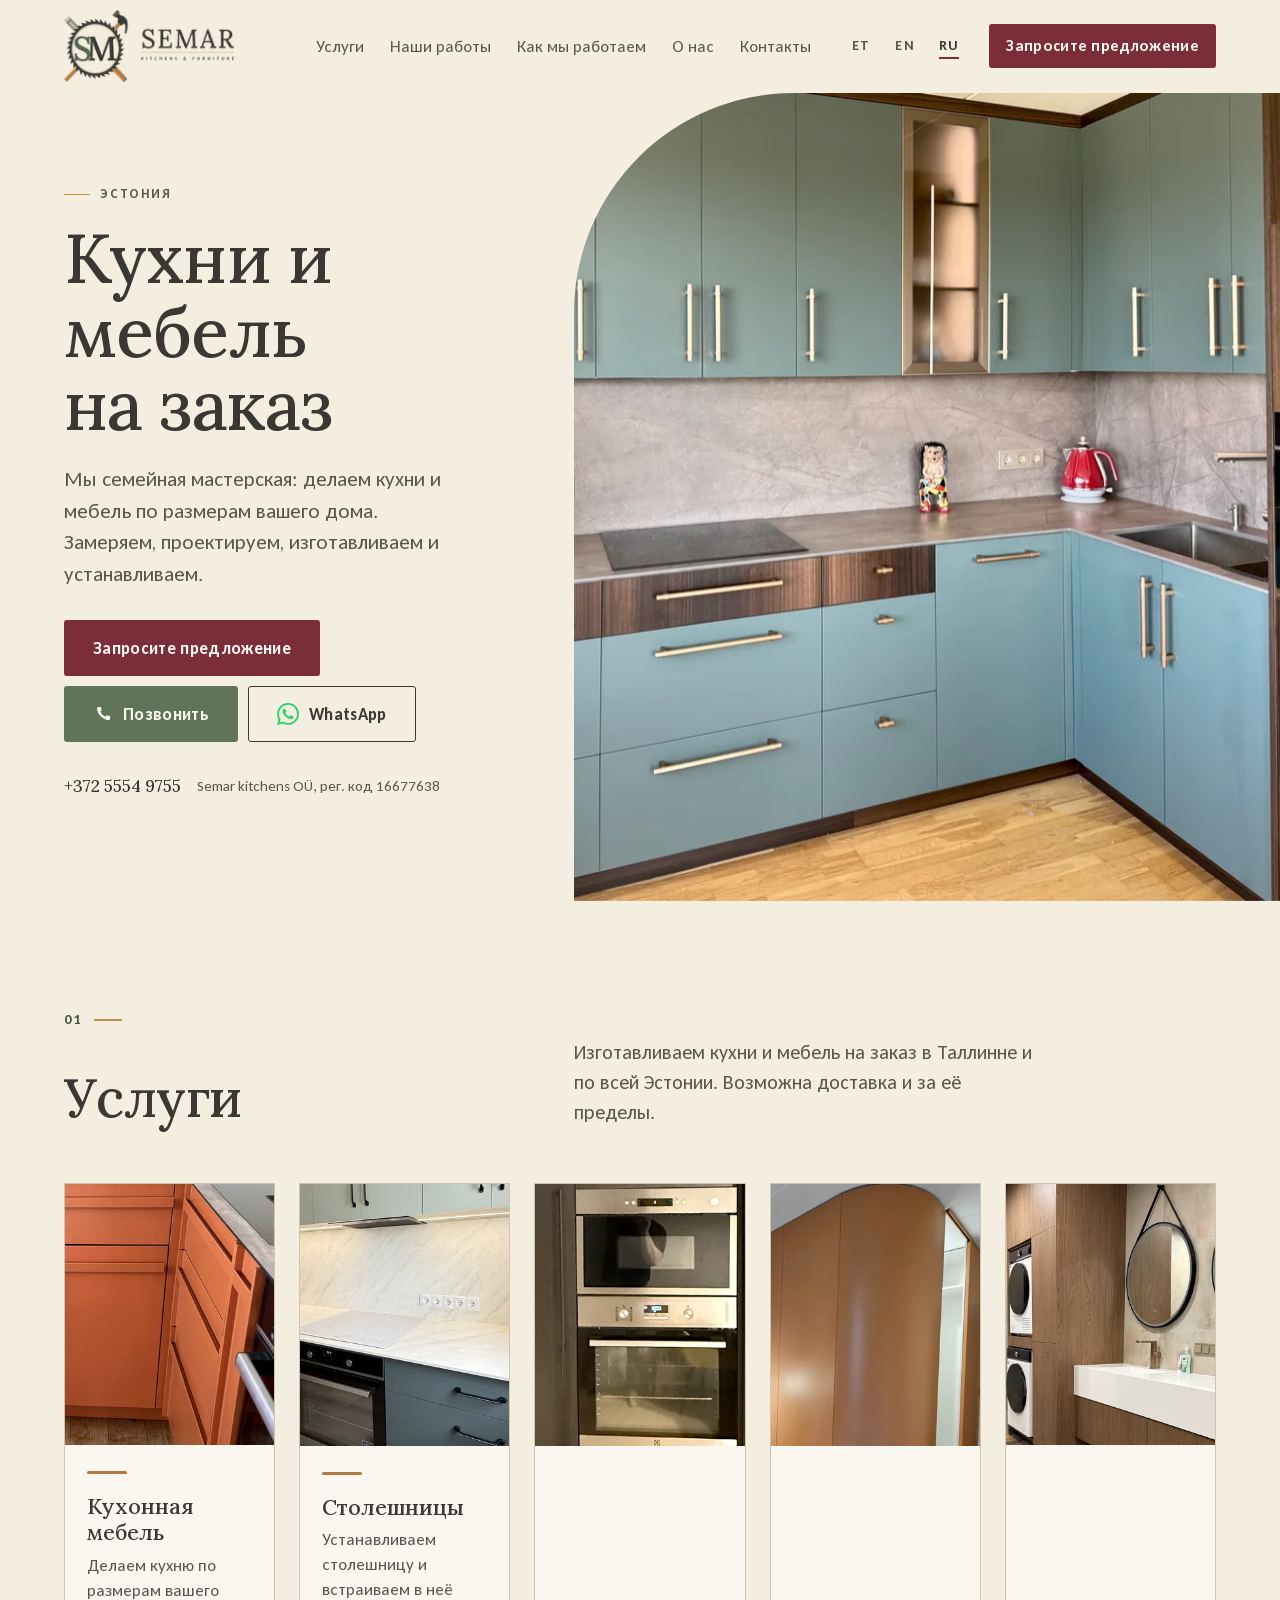
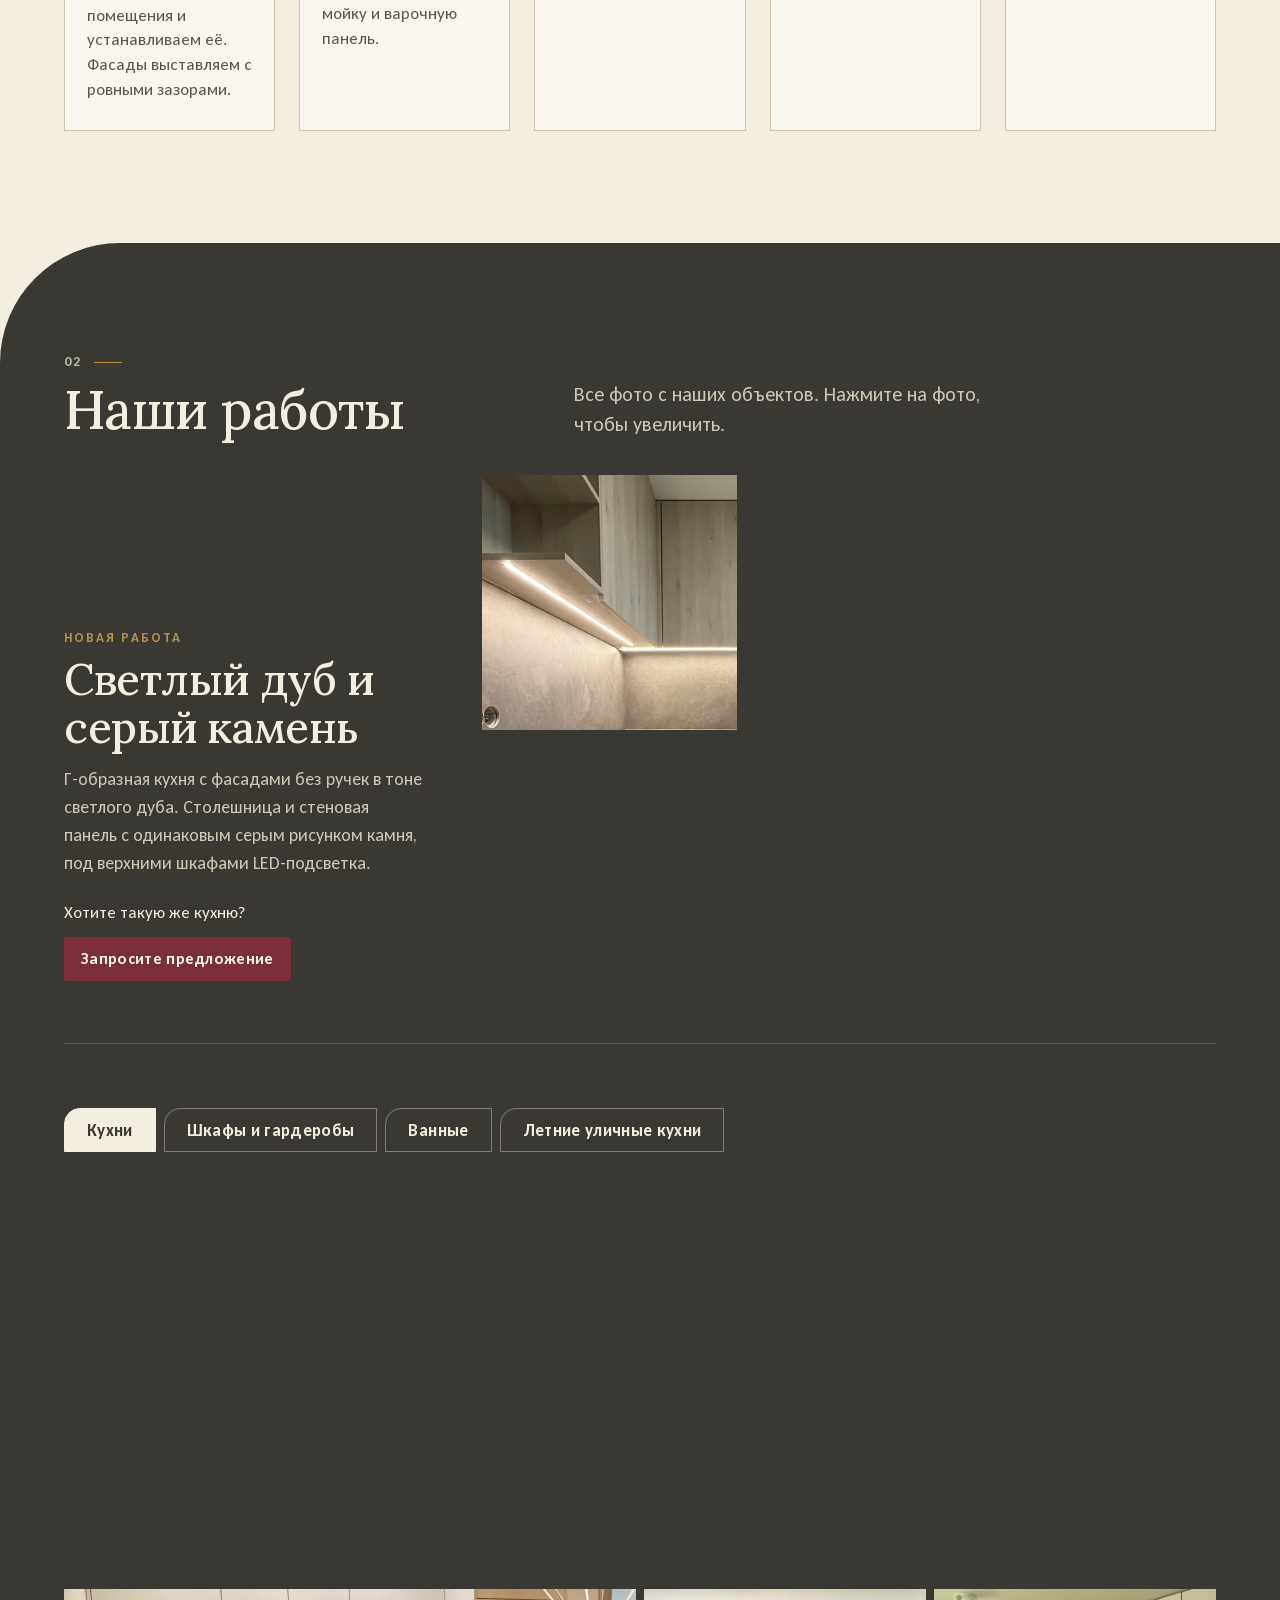
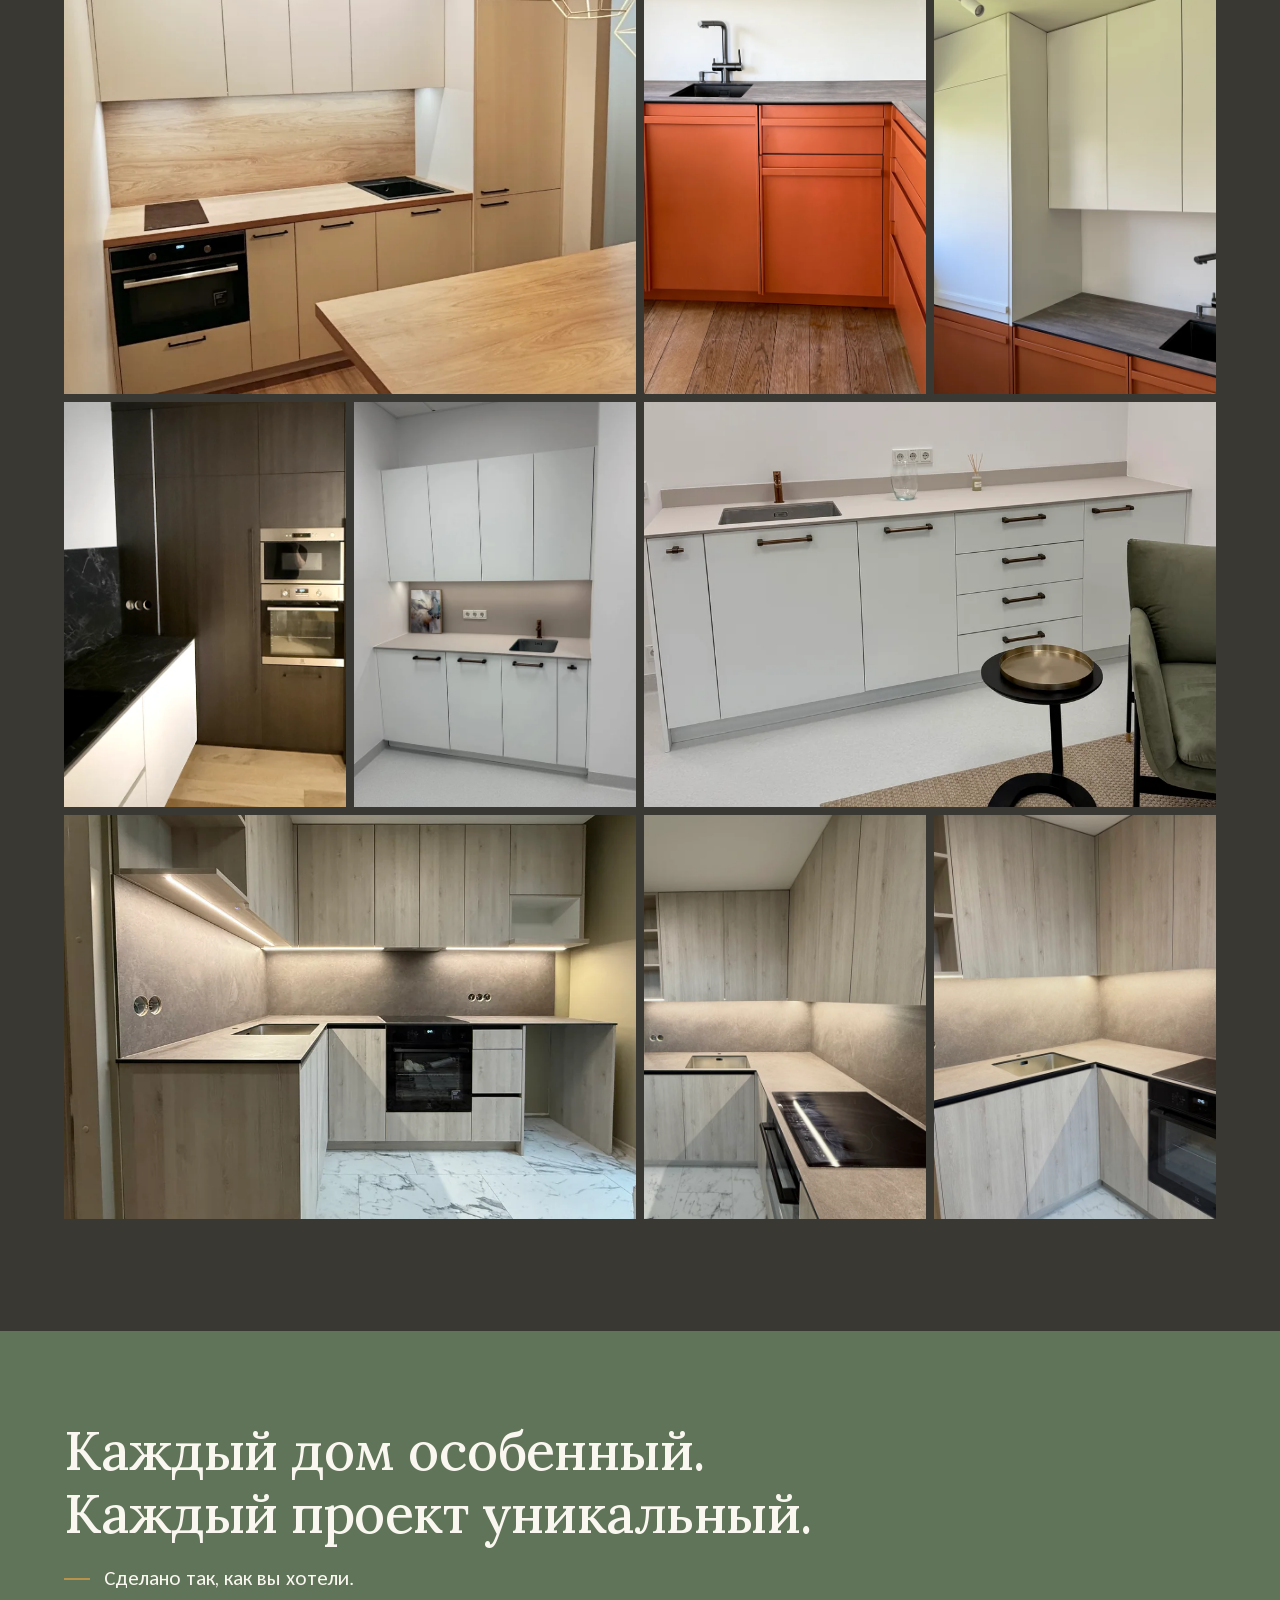
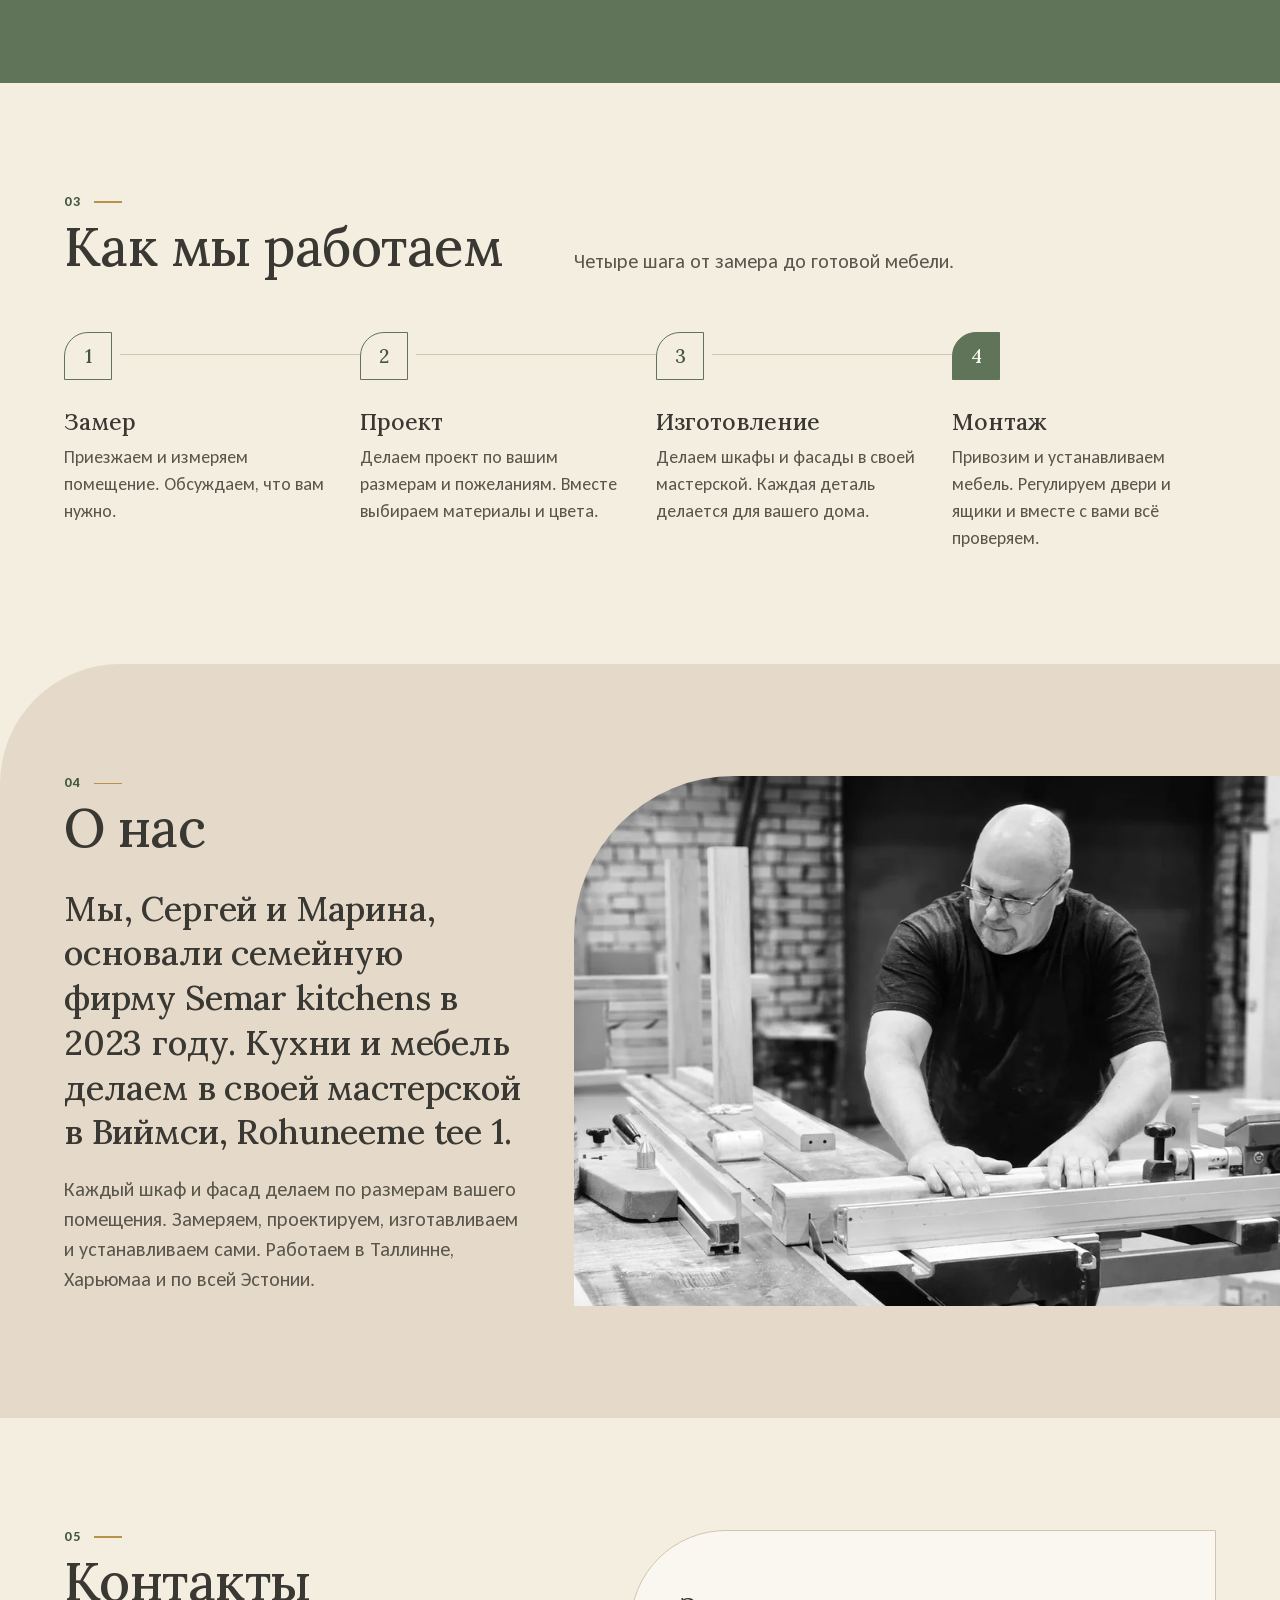
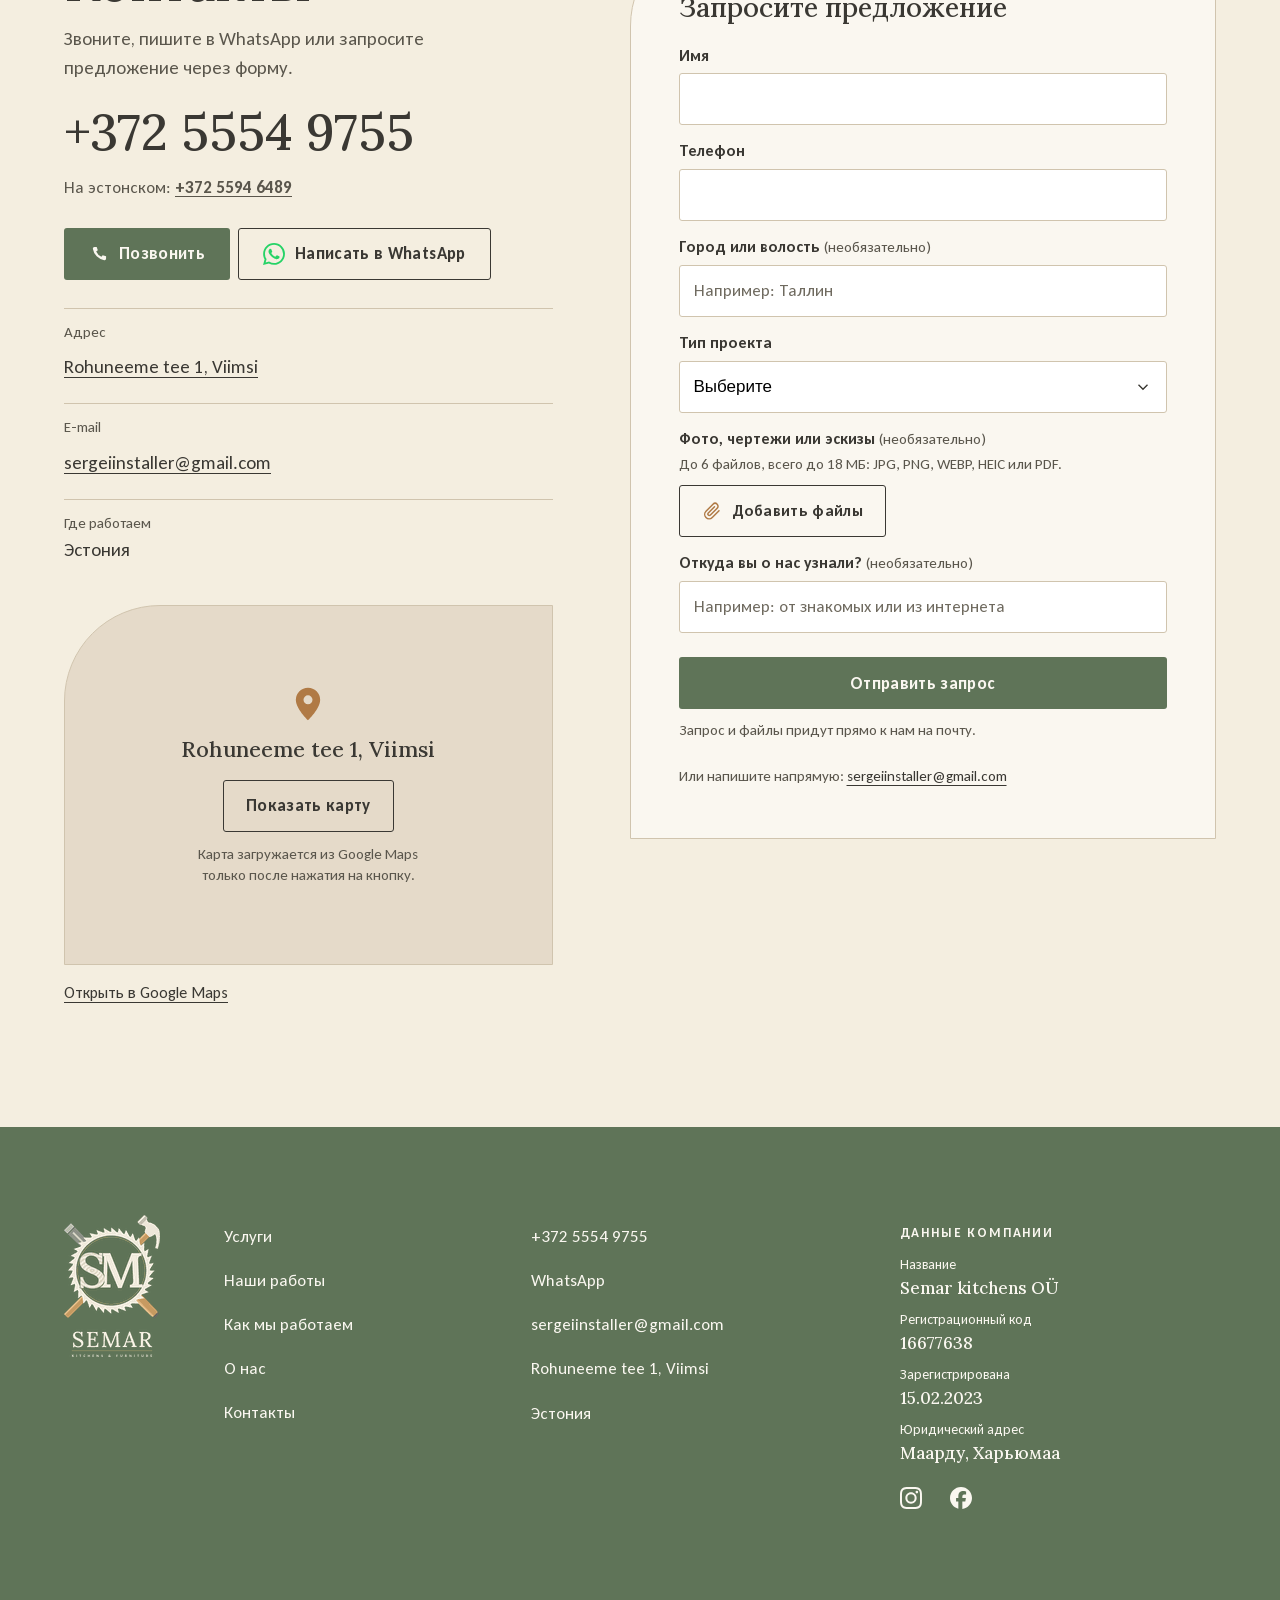
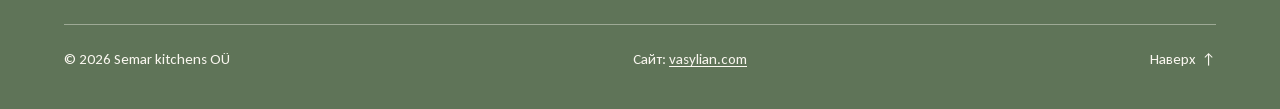
<file: ru/index.html>
<!doctype html>
<html lang="ru">
<head>
<meta charset="utf-8">
<meta name="viewport" content="width=device-width, initial-scale=1, viewport-fit=cover">
<title>Кухни и мебель на заказ в Таллинне | Semar kitchens</title>
<meta name="description" content="Семейная мастерская Semar kitchens: кухни, шкафы и мебель для ванной на заказ. Своя мастерская в Виймси, работаем в Таллинне и по всей Эстонии. Тел. +372 5554 9755.">
<link rel="canonical" href="https://semarkitchens.com/ru/">
<link rel="alternate" hreflang="et" href="https://semarkitchens.com/">
<link rel="alternate" hreflang="ru" href="https://semarkitchens.com/ru/">
<link rel="alternate" hreflang="en" href="https://semarkitchens.com/en/">
<link rel="alternate" hreflang="x-default" href="https://semarkitchens.com/">
<meta property="og:url" content="https://semarkitchens.com/ru/">
<meta name="theme-color" content="#f4eee0">
<link rel="icon" href="/img/favicon-48.png" sizes="48x48" type="image/png">
<link rel="icon" href="/img/favicon-192.png" sizes="192x192" type="image/png">
<link rel="icon" href="/img/favicon-512.png" sizes="512x512" type="image/png">
<link rel="apple-touch-icon" href="/img/apple-touch-icon.png">
<meta property="og:type" content="website">
<meta property="og:site_name" content="Semar kitchens">
<meta property="og:title" content="Кухни и мебель на заказ в Таллинне | Semar kitchens">
<meta property="og:description" content="Семейная мастерская Semar kitchens: кухни, шкафы и мебель для ванной на заказ. Своя мастерская в Виймси, работаем в Таллинне и по всей Эстонии. Тел. +372 5554 9755.">
<meta property="og:image" content="https://semarkitchens.com/img/og.jpg">
<meta property="og:image:width" content="1200">
<meta property="og:image:height" content="630">
<meta property="og:image:alt" content="Semar kitchens: кухни и мебель на заказ">
<meta property="og:locale" content="ru_RU">
<meta property="og:locale:alternate" content="et_EE">
<meta property="og:locale:alternate" content="en_GB">
<meta name="twitter:card" content="summary_large_image">
<meta name="twitter:title" content="Кухни и мебель на заказ в Таллинне | Semar kitchens">
<meta name="twitter:description" content="Семейная мастерская Semar kitchens: кухни, шкафы и мебель для ванной на заказ. Своя мастерская в Виймси, работаем в Таллинне и по всей Эстонии. Тел. +372 5554 9755.">
<meta name="twitter:image" content="https://semarkitchens.com/img/og.jpg">
<link rel="preload" href="/fonts/lora-lat.woff2" as="font" type="font/woff2" crossorigin>
<link rel="preload" href="/fonts/carlito-lat-400.woff2" as="font" type="font/woff2" crossorigin>
<link rel="preload" href="/fonts/lora-cyr.woff2" as="font" type="font/woff2" crossorigin>
<link rel="preload" href="/fonts/carlito-cyr-400.woff2" as="font" type="font/woff2" crossorigin>
<link rel="stylesheet" href="/css/style.css">
<script>
/* language before first paint: ?lang=et|ru|en (old links), or on / a saved choice, hides the page until main.js has switched it */
(function () {
  var d = document.documentElement, p = d.getAttribute('lang'), l = null;
  try { var m = /[?&]lang=(et|ru|en)/.exec(location.search); l = m ? m[1] : (p === 'et' ? localStorage.getItem('semar-lang') : null); } catch (e) {}
  if ((l === 'et' || l === 'ru' || l === 'en') && l !== p) { d.className += ' i18n-wait'; setTimeout(function () { d.classList.remove('i18n-wait'); }, 1500); }
})();
</script>
<script type="application/ld+json">
{
  "@context": "https://schema.org",
  "@graph": [
    {
      "@type": ["FurnitureStore", "HomeAndConstructionBusiness"],
      "@id": "https://semarkitchens.com/#business",
      "name": "Semar kitchens",
      "legalName": "Semar kitchens OÜ",
      "alternateName": ["Semar kitchens OÜ", "Semar kitchens & furniture"],
      "description": "Pereettevõte, mis teeb köögimööbli, riidekapid, garderoobid ja vannitoamööbli eritellimusel: mõõtmine, projekt, valmistamine ja paigaldus. Oma töökoda Viimsis, töötame Tallinnas ja üle Eesti, tarne ka välismaale.",
      "url": "https://semarkitchens.com/",
      "logo": "https://semarkitchens.com/img/logo-v-sage-288.png",
      "image": ["https://semarkitchens.com/img/og.jpg", "https://semarkitchens.com/img/hero-1600.webp"],
      "telephone": "+37255946489",
      "email": "sergeiinstaller@gmail.com",
      "contactPoint": [
        {"@type": "ContactPoint", "contactType": "customer service", "telephone": "+37255946489", "availableLanguage": ["et"]},
        {"@type": "ContactPoint", "contactType": "customer service", "telephone": "+37255549755", "availableLanguage": ["ru", "en"]}
      ],
      "foundingDate": "2023-02-15",
      "identifier": {"@type": "PropertyValue", "propertyID": "registrikood", "value": "16677638"},
      "address": {"@type": "PostalAddress", "streetAddress": "Rohuneeme tee 1", "addressLocality": "Viimsi", "postalCode": "74001", "addressRegion": "Harjumaa", "addressCountry": "EE"},
      "hasMap": "https://www.google.com/maps/search/?api=1&query=Rohuneeme+tee+1%2C+Viimsi",
      "areaServed": [{"@type": "City", "name": "Tallinn"}, {"@type": "AdministrativeArea", "name": "Harjumaa"}, {"@type": "Country", "name": "Estonia"}],
      "knowsLanguage": ["et", "ru", "en"],
      "sameAs": ["https://www.instagram.com/semar_moobel/", "https://www.facebook.com/profile.php?id=61577612432670"]
    },
    {
      "@type": "WebSite",
      "@id": "https://semarkitchens.com/#website",
      "url": "https://semarkitchens.com/",
      "name": "Semar kitchens",
      "alternateName": "Semar kitchens OÜ",
      "inLanguage": ["et", "ru", "en"],
      "publisher": {"@id": "https://semarkitchens.com/#business"}
    }
  ]
}
</script>
</head>
<body id="top">
<a class="skip" href="#sisu" data-t="skip">Перейти к содержанию</a>

<header class="hdr">
  <div class="hdr__in">
    <a class="brand" href="#top"><picture><source media="(min-width: 600px)" srcset="/img/logo-h-180.png 1x, /img/logo-h-360.png 2x, /img/logo-h-540.png 3x" width="180" height="73"><img class="logo" src="/img/mark-48.png" srcset="/img/mark-48.png 1x, /img/mark-96.png 2x, /img/mark-144.png 3x" width="45" height="48" alt="Semar kitchens &amp; furniture"></picture></a>
    <nav class="nav" aria-label="Главное меню" data-ta="aria-label:navAria">
      <a href="#teenused" data-t="navServ">Услуги</a>
      <a href="#tood" data-t="navWork">Наши работы</a>
      <a href="#kuidas" data-t="navHow">Как мы работаем</a>
      <a href="#meist" data-t="navAbout">О нас</a>
      <a href="#kontakt" data-t="navContact">Контакты</a>
    </nav>
    <div class="lang" role="group" aria-label="Keel / Language / Язык">
      <button type="button" class="lang__b" data-lang="et" aria-pressed="false" lang="et" title="Eesti keel">ET</button>
      <button type="button" class="lang__b" data-lang="en" aria-pressed="false" lang="en" title="English">EN</button>
      <button type="button" class="lang__b" data-lang="ru" aria-pressed="true" lang="ru" title="Русский язык">RU</button>
    </div>
    <a class="btn btn--cta btn--sm hdr__cta" href="#paring" data-t="cta">Запросите предложение</a>
    <button class="menu-btn" type="button" aria-expanded="false" aria-controls="menu" aria-label="Открыть меню" data-ta="aria-label:menuOpen"><span></span><span></span></button>
  </div>
  <div class="menu" id="menu" hidden>
    <nav aria-label="Главное меню" data-ta="aria-label:navAria">
      <a href="#teenused" data-t="navServ">Услуги</a>
      <a href="#tood" data-t="navWork">Наши работы</a>
      <a href="#kuidas" data-t="navHow">Как мы работаем</a>
      <a href="#meist" data-t="navAbout">О нас</a>
      <a href="#kontakt" data-t="navContact">Контакты</a>
    </nav>
    <div class="menu__cta">
      <a class="btn btn--cta menu__main" href="#paring" data-t="cta">Запросите предложение</a>
      <a class="btn btn--sage" data-tel="main" href="tel:+37255549755"><svg class="ico" aria-hidden="true" viewBox="0 0 24 24"><path d="M6.6 3.5h2.6l1.4 4.1-2 1.5a12.2 12.2 0 0 0 6.3 6.3l1.5-2 4.1 1.4v2.6a2 2 0 0 1-2.2 2A16.5 16.5 0 0 1 4.6 5.7a2 2 0 0 1 2-2.2z"/></svg><span data-t="call">Позвонить</span></a>
      <a class="btn btn--line" href="https://wa.me/37255549755"><svg class="ico ico--wa" aria-hidden="true" viewBox="0 0 24 24"><path d="M17.472 14.382c-.297-.149-1.758-.867-2.03-.967-.273-.099-.471-.148-.67.15-.197.297-.767.966-.94 1.164-.173.199-.347.223-.644.075-.297-.15-1.255-.463-2.39-1.475-.883-.788-1.48-1.761-1.653-2.059-.173-.297-.018-.458.13-.606.134-.133.298-.347.446-.52.149-.174.198-.298.298-.497.099-.198.05-.371-.025-.52-.075-.149-.669-1.612-.916-2.207-.242-.579-.487-.5-.669-.51-.173-.008-.371-.01-.57-.01-.198 0-.52.074-.792.372-.272.297-1.04 1.016-1.04 2.479 0 1.462 1.065 2.875 1.213 3.074.149.198 2.096 3.2 5.077 4.487.709.306 1.262.489 1.694.625.712.227 1.36.195 1.871.118.571-.085 1.758-.719 2.006-1.413.248-.694.248-1.289.173-1.413-.074-.124-.272-.198-.57-.347m-5.421 7.403h-.004a9.87 9.87 0 01-5.031-1.378l-.361-.214-3.741.982.998-3.648-.235-.374a9.86 9.86 0 01-1.51-5.26c.001-5.45 4.436-9.884 9.888-9.884 2.64 0 5.122 1.03 6.988 2.898a9.825 9.825 0 012.893 6.994c-.003 5.45-4.437 9.884-9.885 9.884m8.413-18.297A11.815 11.815 0 0012.05 0C5.495 0 .16 5.335.157 11.892c0 2.096.547 4.142 1.588 5.945L.057 24l6.305-1.654a11.882 11.882 0 005.683 1.448h.005c6.554 0 11.89-5.335 11.893-11.893a11.821 11.821 0 00-3.48-8.413Z"/></svg><span>WhatsApp</span></a>
    </div>
  </div>
</header>

<main id="sisu" tabindex="-1">

<section class="hero" aria-labelledby="h1">
  <p class="hero__where"><span class="tick" aria-hidden="true"></span><span data-t="heroWhere">Эстония</span></p>
  <h1 id="h1" data-t="h1">Кухни и мебель на заказ</h1>
  <figure class="hero__photo">
    <img src="/img/hero-1200.webp" srcset="/img/hero-800.webp 800w, /img/hero-1200.webp 1200w, /img/hero-1600.webp 1600w" sizes="(min-width: 960px) 58vw, 100vw" width="1600" height="1660" fetchpriority="high"
      alt="Угловая кухня с зеленоватыми фасадами, высокими шкафами в тёмном древесном тоне и золотистыми ручками" data-ta="alt:heroAlt">
  </figure>
  <div class="hero__cta">
    <a class="btn btn--cta hero__main" href="#paring" data-t="cta">Запросите предложение</a>
    <a class="btn btn--sage" data-tel="main" href="tel:+37255549755"><svg class="ico" aria-hidden="true" viewBox="0 0 24 24"><path d="M6.6 3.5h2.6l1.4 4.1-2 1.5a12.2 12.2 0 0 0 6.3 6.3l1.5-2 4.1 1.4v2.6a2 2 0 0 1-2.2 2A16.5 16.5 0 0 1 4.6 5.7a2 2 0 0 1 2-2.2z"/></svg><span data-t="call">Позвонить</span></a>
    <a class="btn btn--line" href="https://wa.me/37255549755"><svg class="ico ico--wa" aria-hidden="true" viewBox="0 0 24 24"><path d="M17.472 14.382c-.297-.149-1.758-.867-2.03-.967-.273-.099-.471-.148-.67.15-.197.297-.767.966-.94 1.164-.173.199-.347.223-.644.075-.297-.15-1.255-.463-2.39-1.475-.883-.788-1.48-1.761-1.653-2.059-.173-.297-.018-.458.13-.606.134-.133.298-.347.446-.52.149-.174.198-.298.298-.497.099-.198.05-.371-.025-.52-.075-.149-.669-1.612-.916-2.207-.242-.579-.487-.5-.669-.51-.173-.008-.371-.01-.57-.01-.198 0-.52.074-.792.372-.272.297-1.04 1.016-1.04 2.479 0 1.462 1.065 2.875 1.213 3.074.149.198 2.096 3.2 5.077 4.487.709.306 1.262.489 1.694.625.712.227 1.36.195 1.871.118.571-.085 1.758-.719 2.006-1.413.248-.694.248-1.289.173-1.413-.074-.124-.272-.198-.57-.347m-5.421 7.403h-.004a9.87 9.87 0 01-5.031-1.378l-.361-.214-3.741.982.998-3.648-.235-.374a9.86 9.86 0 01-1.51-5.26c.001-5.45 4.436-9.884 9.888-9.884 2.64 0 5.122 1.03 6.988 2.898a9.825 9.825 0 012.893 6.994c-.003 5.45-4.437 9.884-9.885 9.884m8.413-18.297A11.815 11.815 0 0012.05 0C5.495 0 .16 5.335.157 11.892c0 2.096.547 4.142 1.588 5.945L.057 24l6.305-1.654a11.882 11.882 0 005.683 1.448h.005c6.554 0 11.89-5.335 11.893-11.893a11.821 11.821 0 00-3.48-8.413Z"/></svg><span>WhatsApp</span></a>
  </div>
  <p class="hero__lead" data-t="heroLead">Мы семейная мастерская: делаем кухни и мебель по размерам вашего дома. Замеряем, проектируем, изготавливаем и устанавливаем.</p>
  <p class="hero__reg"><a class="hero__tel" data-tel="main" href="tel:+37255549755">+372 5554 9755</a><span class="hero__regtxt" data-t="heroReg">Semar kitchens OÜ, рег. код 16677638</span></p>
</section>

<section class="sec serv" id="teenused" aria-labelledby="serv-h">
  <div class="wrap">
    <div class="sec__head">
      <p class="sec__no" aria-hidden="true">01</p>
      <h2 id="serv-h" data-t="servH">Услуги</h2>
      <p class="sec__intro" data-t="servIntro">Изготавливаем кухни и мебель на заказ в Таллинне и по всей Эстонии. Возможна доставка и за её пределы.</p>
    </div>
    <ol class="fronts">
      <li class="front" data-goto="tab-koogid">
        <img src="/img/s-kook-640.webp" srcset="/img/s-kook-320.webp 320w, /img/s-kook-640.webp 640w" sizes="(min-width: 1100px) 19vw, (min-width: 640px) 180px, 112px" width="640" height="800" loading="lazy" alt="Кухонные шкафы и ящики терракотового цвета, тёмная столешница" data-ta="alt:s1alt">
        <div class="front__txt"><span class="front__handle" aria-hidden="true"></span><h3 data-t="s1h">Кухонная мебель</h3><p data-t="s1p">Делаем кухню по размерам вашего помещения и устанавливаем её. Фасады выставляем с ровными зазорами.</p></div>
      </li>
      <li class="front" data-goto="tab-koogid">
        <img src="/img/s-pind-640.webp" srcset="/img/s-pind-320.webp 320w, /img/s-pind-640.webp 640w" sizes="(min-width: 1100px) 19vw, (min-width: 640px) 180px, 112px" width="640" height="800" loading="lazy" alt="Столешница под мрамор, варочная панель и подсветка под верхними шкафами" data-ta="alt:s2alt">
        <div class="front__txt"><span class="front__handle" aria-hidden="true"></span><h3 data-t="s2h">Столешницы</h3><p data-t="s2p">Устанавливаем столешницу и встраиваем в неё мойку и варочную панель.</p></div>
      </li>
      <li class="front" data-goto="tab-koogid">
        <img src="/img/s-tehnika-640.webp" srcset="/img/s-tehnika-320.webp 320w, /img/s-tehnika-640.webp 640w" sizes="(min-width: 1100px) 19vw, (min-width: 640px) 180px, 112px" width="640" height="800" loading="lazy" alt="Тёмные высокие шкафы со встроенными микроволновкой и духовкой" data-ta="alt:s3alt">
        <div class="front__txt"><span class="front__handle" aria-hidden="true"></span><h3 data-t="s3h">Встраиваемая техника</h3><p data-t="s3p">Встраиваем духовой шкаф, микроволновку, варочную панель и вытяжку в шкафы и столешницу.</p></div>
      </li>
      <li class="front" data-goto="tab-kapid">
        <img src="/img/s-kapid-640.webp" srcset="/img/s-kapid-320.webp 320w, /img/s-kapid-640.webp 640w" sizes="(min-width: 1100px) 19vw, (min-width: 640px) 180px, 112px" width="640" height="800" loading="lazy" alt="Встроенный шкаф со скруглённым торцом в спальне" data-ta="alt:s4alt">
        <div class="front__txt"><span class="front__handle" aria-hidden="true"></span><h3 data-t="s4h">Шкафы и гардеробные</h3><p data-t="s4p">Делаем их по размерам помещения, в том числе с зеркальными дверями и скруглённым торцом.</p></div>
      </li>
      <li class="front" data-goto="tab-vann">
        <img src="/img/s-vann-640.webp" srcset="/img/s-vann-320.webp 320w, /img/s-vann-640.webp 640w" sizes="(min-width: 1100px) 19vw, (min-width: 640px) 180px, 112px" width="640" height="800" loading="lazy" alt="Высокий шкаф в древесном тоне для стиральной и сушильной машины и тумба с белой раковиной" data-ta="alt:s5alt">
        <div class="front__txt"><span class="front__handle" aria-hidden="true"></span><h3 data-t="s5h">Мебель для ванной</h3><p data-t="s5p">Изготавливаем и устанавливаем тумбы под раковину и высокий шкаф для стиральной и сушильной машин.</p></div>
      </li>
    </ol>
  </div>
</section>

<section class="sec work" id="tood" aria-labelledby="work-h">
  <div class="wrap">
    <div class="sec__head">
      <p class="sec__no" aria-hidden="true">02</p>
      <h2 id="work-h" data-t="workH">Наши работы</h2>
      <p class="sec__intro" data-t="workIntro">Все фото с наших объектов. Нажмите на фото, чтобы увеличить.</p>
    </div>
    <!-- 16.11 «Uusim töö»: the newest kitchen big (w27 wide + w28/w29), text from what the photos show (no invented facts), CTA to the form.
         Photos open the lightbox within this block (.feat = its own group). To feature another job: swap the 3 images + featH/featP (ET here, RU/EN in main.js). -->
    <article class="feat" aria-labelledby="feat-h">
      <div class="feat__text">
        <p class="feat__label" data-t="featLabel">Новая работа</p>
        <h3 class="feat__h" id="feat-h" data-t="featH">Светлый дуб и серый камень</h3>
        <p class="feat__p" data-t="featP">Г-образная кухня с фасадами без ручек в тоне светлого дуба. Столешница и стеновая панель с одинаковым серым рисунком камня, под верхними шкафами LED-подсветка.</p>
        <p class="feat__ask"><span data-t="featAsk">Хотите такую же кухню?</span> <a class="btn btn--cta btn--sm" href="#paring" data-t="cta">Запросите предложение</a></p>
      </div>
      <div class="feat__pics">
        <button type="button" class="tile__b feat__b feat__b--main" data-full="/img/w27-1600.webp"><img src="/img/w27-900.webp" srcset="/img/w27-900.webp 900w, /img/w27-1600.webp 1600w" sizes="(min-width: 960px) 44vw, 100vw" width="900" height="675" loading="lazy" alt="Г-образная кухня со светлыми фасадами под дуб, серой столешницей и стеновой панелью под камень, подсветка под верхними шкафами" data-ta="alt:w27"></button>
        <button type="button" class="tile__b feat__b" data-full="/img/w28-1600.webp"><img src="/img/w28-900.webp" srcset="/img/w28-900.webp 704w, /img/w28-1600.webp 1252w" sizes="(min-width: 960px) 22vw, 50vw" width="704" height="900" loading="lazy" alt="Угол той же кухни: варочная панель, мойка и высокие верхние шкафы светлого дуба" data-ta="alt:w28"></button>
        <button type="button" class="tile__b feat__b" data-full="/img/w29-1600.webp"><img src="/img/w29-900.webp" srcset="/img/w29-900.webp 626w, /img/w29-1600.webp 1114w" sizes="(min-width: 960px) 22vw, 50vw" width="626" height="900" loading="lazy" alt="Та же кухня ближе: угол с мойкой, духовка и серая столешница под камень" data-ta="alt:w29"></button>
      </div>
    </article>
    <!-- 04.11 (Sergei): photos sorted by category, one tab per category (WAI-ARIA tabs; main.js: arrows, Home, End).
         Photos w11-w21 are from his Telegram message of 03.11 (see EDITS_0411.md for what was used and what was left out).
         06.11: his photo files (jobs/semar_media/0611, _work/build_0611.py): new w22-w26; w04, w05, w07, w10, w11, w14 and the hero now come from his own edited files of the same shots.
         A tab whose list has no photo is hidden by main.js, together with its panel, and shows up by itself once a photo is in the list.
         Tile sizes. Desktop (960 px+): 4 columns, half-rows of 15.5vw. Phones and tablets: 2 columns.
           plain tile            desktop 1 column x 2 half-rows   phones: half width, 3:4
           tile--l               desktop 2 columns x 2 half-rows  phones: full width, 3:2
           tile--dl              desktop 2 columns x 2 half-rows  phones: half width, 3:4
           tile--ml              desktop 1 column x 2 half-rows   phones: full width, 3:2
           tile--tall            desktop 2 columns x 4 half-rows  phones: half width, 3:4 (with tile--l: full width, 3:2)
         A panel looks complete when its tiles fill rows of 8 desktop cells (plain/ml = 2, l/dl = 4, tall = 8, in blocks of 2 or 4 half-rows)
         and the half-width phone tiles come in pairs. Used here: 2 plain + l / l + 2 plain / 2 plain + l (kitchens), 2 plain + l / l-tall + 2 plain + l
         (wardrobes), tall + tall / l + 2 plain (bathrooms), tall + 2 plain + l (outdoor). Portrait photos go into plain or tall tiles, landscape photos into l tiles.
         sizes: "(min-width: 960px) 46vw, 100vw" for l, "(min-width: 960px) 46vw, 50vw" for tall/dl without l,
         "(min-width: 960px) 23vw, 100vw" for ml, "(min-width: 960px) 23vw, 50vw" for plain.
         To add a photo to any category:
           1. Copy the client's photo to client_photos/ (next to site/).
           2. From the semar folder: python -X utf8 _work/build_img.py --one client_photos/<file>.jpg w22   (next free number: w22, w23 ...)
              writes img/w22-900.webp and img/w22-1600.webp (EXIF rotation applied, metadata dropped, each WebP under 250 KB) and prints the 900 size.
           3. Paste an <li> into that category's list, copied from a tile below: data-full="/img/w22-1600.webp", src/srcset with w22-900 and w22-1600,
              width/height = the printed 900 size, Estonian alt, data-ta="alt:w22"; pick tile sizes from the table above.
           4. In js/main.js add w22: '...' to RU and EN (the alt text in Russian and English). -->
    <div class="tabs" role="tablist" aria-label="Виды работ" data-ta="aria-label:tabsAria">
      <button type="button" class="tab" role="tab" id="tab-koogid" aria-controls="p-koogid" aria-selected="true" data-t="catKitchen">Кухни</button>
      <button type="button" class="tab" role="tab" id="tab-kapid" aria-controls="p-kapid" aria-selected="false" tabindex="-1" data-t="catWardrobe">Шкафы и гардеробы</button>
      <button type="button" class="tab" role="tab" id="tab-vann" aria-controls="p-vann" aria-selected="false" tabindex="-1" data-t="catBath">Ванные</button>
      <button type="button" class="tab" role="tab" id="tab-oues" aria-controls="p-oues" aria-selected="false" tabindex="-1" data-t="catOutdoor">Летние уличные кухни</button>
    </div>

    <div class="panel" role="tabpanel" id="p-koogid" aria-labelledby="tab-koogid">
      <ul class="grid">
        <li class="tile"><button type="button" class="tile__b" data-full="/img/w07-1600.webp"><img src="/img/w07-900.webp" srcset="/img/w07-900.webp 675w, /img/w07-1600.webp 1200w" sizes="(min-width: 960px) 23vw, 50vw" width="675" height="900" loading="lazy" alt="Прямая кухня: светлые серо-зелёные верхние шкафы с подсветкой, более тёмные серо-зелёные нижние и столешница под мрамор" data-ta="alt:w07"></button></li>
        <li class="tile"><button type="button" class="tile__b" data-full="/img/w23-1600.webp"><img src="/img/w23-900.webp" srcset="/img/w23-900.webp 675w, /img/w23-1600.webp 1200w" sizes="(min-width: 960px) 23vw, 50vw" width="675" height="900" loading="lazy" alt="Та же кухня с открытыми дверцами и ящиками: полки в верхних шкафах, посудомоечная машина, духовка и глубокие ящики" data-ta="alt:w23"></button></li>
        <li class="tile tile--l"><button type="button" class="tile__b" data-full="/img/w10-1600.webp"><img src="/img/w10-900.webp" srcset="/img/w10-900.webp 900w, /img/w10-1600.webp 1600w" sizes="(min-width: 960px) 46vw, 100vw" width="900" height="711" loading="lazy" alt="Угловая кухня с зеленоватыми фасадами, высокими шкафами в тёмном древесном тоне и золотистыми ручками" data-ta="alt:w10"></button></li>
        <li class="tile tile--l"><button type="button" class="tile__b" data-full="/img/w11-1600.webp"><img src="/img/w11-900.webp" srcset="/img/w11-900.webp 900w, /img/w11-1600.webp 1340w" sizes="(min-width: 960px) 46vw, 100vw" width="900" height="711" loading="lazy" alt="Светло-бежевая кухня со столешницей и стеновой панелью под дерево, впереди деревянный стол" data-ta="alt:w11"></button></li>
        <li class="tile"><button type="button" class="tile__b" data-full="/img/w05-1600.webp"><img src="/img/w05-900.webp" srcset="/img/w05-900.webp 675w, /img/w05-1600.webp 1200w" sizes="(min-width: 960px) 23vw, 50vw" width="675" height="900" loading="lazy" alt="Кухня терракотового цвета с тёмной столешницей и чёрной мойкой" data-ta="alt:w05"></button></li>
        <li class="tile"><button type="button" class="tile__b" data-full="/img/w22-1600.webp"><img src="/img/w22-900.webp" srcset="/img/w22-900.webp 675w, /img/w22-1600.webp 1200w" sizes="(min-width: 960px) 23vw, 50vw" width="675" height="900" loading="lazy" alt="Та же терракотовая кухня у другой стены: белые высокие и верхние шкафы, тёмная столешница и чёрная мойка" data-ta="alt:w22"></button></li>
        <li class="tile"><button type="button" class="tile__b" data-full="/img/w09-1600.webp"><img src="/img/w09-900.webp" srcset="/img/w09-900.webp 900w, /img/w09-1600.webp 1600w" sizes="(min-width: 960px) 23vw, 50vw" width="619" height="900" loading="lazy" alt="Тёмные высокие шкафы с микроволновкой и духовкой, рядом белые нижние шкафы с тёмной столешницей" data-ta="alt:w09"></button></li>
        <li class="tile"><button type="button" class="tile__b" data-full="/img/w12-1600.webp"><img src="/img/w12-900.webp" srcset="/img/w12-900.webp 767w, /img/w12-1600.webp 960w" sizes="(min-width: 960px) 23vw, 50vw" width="767" height="900" loading="lazy" alt="Небольшая белая кухня с тёмными ручками и светло-серой столешницей" data-ta="alt:w12"></button></li>
        <li class="tile tile--l"><button type="button" class="tile__b" data-full="/img/w24-1600.webp"><img src="/img/w24-900.webp" srcset="/img/w24-900.webp 900w, /img/w24-1600.webp 1600w" sizes="(min-width: 960px) 46vw, 100vw" width="900" height="758" loading="lazy" style="object-position: 50% 15%" alt="Светло-серый кухонный гарнитур с ручками бронзового цвета: мойка, ящики и светлая столешница" data-ta="alt:w24"></button></li>
        <!-- 16.11 (Sergei, Telegram): new kitchen w27-w29 (_work/build_1611.py); shown big in the «Uusim töö» block above, here at the end -->
        <li class="tile tile--l"><button type="button" class="tile__b" data-full="/img/w27-1600.webp"><img src="/img/w27-900.webp" srcset="/img/w27-900.webp 900w, /img/w27-1600.webp 1600w" sizes="(min-width: 960px) 46vw, 100vw" width="900" height="675" loading="lazy" alt="Г-образная кухня со светлыми фасадами под дуб, серой столешницей и стеновой панелью под камень, подсветка под верхними шкафами" data-ta="alt:w27"></button></li>
        <li class="tile"><button type="button" class="tile__b" data-full="/img/w28-1600.webp"><img src="/img/w28-900.webp" srcset="/img/w28-900.webp 704w, /img/w28-1600.webp 1252w" sizes="(min-width: 960px) 23vw, 50vw" width="704" height="900" loading="lazy" alt="Угол той же кухни: варочная панель, мойка и высокие верхние шкафы светлого дуба" data-ta="alt:w28"></button></li>
        <li class="tile"><button type="button" class="tile__b" data-full="/img/w29-1600.webp"><img src="/img/w29-900.webp" srcset="/img/w29-900.webp 626w, /img/w29-1600.webp 1114w" sizes="(min-width: 960px) 23vw, 50vw" width="626" height="900" loading="lazy" alt="Та же кухня ближе: угол с мойкой, духовка и серая столешница под камень" data-ta="alt:w29"></button></li>
      </ul>
    </div>

    <div class="panel" role="tabpanel" id="p-kapid" aria-labelledby="tab-kapid" hidden>
      <ul class="grid">
        <li class="tile"><button type="button" class="tile__b" data-full="/img/w02-1600.webp"><img src="/img/w02-900.webp" srcset="/img/w02-900.webp 900w, /img/w02-1600.webp 1600w" sizes="(min-width: 960px) 23vw, 50vw" width="641" height="900" loading="lazy" alt="Встроенный шкаф со скруглённым торцом в спальне, рядом открытая дверь в гардеробную" data-ta="alt:w02"></button></li>
        <li class="tile"><button type="button" class="tile__b" data-full="/img/w14-1600.webp"><img src="/img/w14-900.webp" srcset="/img/w14-900.webp 551w, /img/w14-1600.webp 980w" sizes="(min-width: 960px) 23vw, 50vw" width="551" height="900" loading="lazy" alt="Горчично-жёлтая стенка: верхние шкафы и комод с ящиками со скруглённым краем" data-ta="alt:w14"></button></li>
        <li class="tile tile--l"><button type="button" class="tile__b" data-full="/img/w13-1600.webp"><img src="/img/w13-900.webp" sizes="(min-width: 960px) 46vw, 100vw" width="806" height="883" loading="lazy" style="object-position: 50% 62%" alt="Белая стена шкафов с рамочными фасадами и ручками бронзового цвета" data-ta="alt:w13"></button></li>
        <li class="tile tile--l tile--tall"><button type="button" class="tile__b" data-full="/img/w26-1600.webp"><img src="/img/w26-900.webp" srcset="/img/w26-900.webp 675w, /img/w26-1600.webp 1200w" sizes="(min-width: 960px) 46vw, 100vw" width="675" height="900" loading="lazy" style="object-position: 50% 60%" alt="Прихожая: зеркало от пола до потолка, стеновые панели с волнистым рельефом и подвесная консоль в древесном тоне с ящиком" data-ta="alt:w26"></button></li>
        <li class="tile"><button type="button" class="tile__b" data-full="/img/w15-1600.webp"><img src="/img/w15-900.webp" srcset="/img/w15-900.webp 635w, /img/w15-1600.webp 903w" sizes="(min-width: 960px) 23vw, 50vw" width="635" height="900" loading="lazy" alt="Узкая прихожая, двухстворчатый шкаф до потолка с длинными ручками" data-ta="alt:w15"></button></li>
        <li class="tile"><button type="button" class="tile__b" data-full="/img/w16-1600.webp"><img src="/img/w16-900.webp" srcset="/img/w16-900.webp 675w, /img/w16-1600.webp 960w" sizes="(min-width: 960px) 23vw, 50vw" width="675" height="900" loading="lazy" alt="Открытый шкаф: полки, штанги для одежды и два ящика" data-ta="alt:w16"></button></li>
        <li class="tile tile--l"><button type="button" class="tile__b" data-full="/img/w01-1600.webp"><img src="/img/w01-900.webp" srcset="/img/w01-900.webp 900w, /img/w01-1600.webp 1600w" sizes="(min-width: 960px) 46vw, 100vw" width="900" height="864" loading="lazy" style="object-position: 50% 42%" alt="Светло-бежевый шкаф с двумя зеркальными дверями в спальне" data-ta="alt:w01"></button></li>
      </ul>
    </div>

    <div class="panel" role="tabpanel" id="p-vann" aria-labelledby="tab-vann" hidden>
      <ul class="grid">
        <li class="tile tile--tall"><button type="button" class="tile__b" data-full="/img/w08-1600.webp"><img src="/img/w08-900.webp" srcset="/img/w08-900.webp 900w, /img/w08-1600.webp 1600w" sizes="(min-width: 960px) 46vw, 50vw" width="635" height="900" loading="lazy" alt="Ванная: высокий шкаф в древесном тоне для стиральной и сушильной машины и подвесная тумба" data-ta="alt:w08"></button></li>
        <li class="tile tile--tall"><button type="button" class="tile__b" data-full="/img/w25-1600.webp"><img src="/img/w25-900.webp" srcset="/img/w25-900.webp 713w, /img/w25-1600.webp 1268w" sizes="(min-width: 960px) 46vw, 50vw" width="713" height="900" loading="lazy" alt="Ванная: высокий шкаф в тёмном древесном тоне для стиральной и сушильной машины, открытая полка и тёмная тумба под раковину" data-ta="alt:w25"></button></li>
        <li class="tile tile--l"><button type="button" class="tile__b" data-full="/img/w03-1600.webp"><img src="/img/w03-900.webp" srcset="/img/w03-900.webp 900w, /img/w03-1600.webp 1600w" sizes="(min-width: 960px) 46vw, 100vw" width="900" height="750" loading="lazy" alt="Голубая тумба с двумя раковинами и золотистыми ручками" data-ta="alt:w03"></button></li>
        <li class="tile"><button type="button" class="tile__b" data-full="/img/w17-1600.webp"><img src="/img/w17-900.webp" srcset="/img/w17-900.webp 718w, /img/w17-1600.webp 960w" sizes="(min-width: 960px) 23vw, 50vw" width="718" height="900" loading="lazy" alt="Белая подвесная тумба под раковину с двумя ящиками и тёмными ручками" data-ta="alt:w17"></button></li>
        <li class="tile"><button type="button" class="tile__b" data-full="/img/w04-1600.webp"><img src="/img/w04-900.webp" srcset="/img/w04-900.webp 900w, /img/w04-1600.webp 1600w" sizes="(min-width: 960px) 23vw, 50vw" width="900" height="678" loading="lazy" style="object-position: 56% 50%" alt="Серая подвесная тумба под раковину с открытыми полками" data-ta="alt:w04"></button></li>
      </ul>
    </div>

    <div class="panel" role="tabpanel" id="p-oues" aria-labelledby="tab-oues" hidden>
      <ul class="grid">
        <li class="tile tile--l tile--tall"><button type="button" class="tile__b" data-full="/img/w18-1600.webp"><img src="/img/w18-900.webp" srcset="/img/w18-900.webp 675w, /img/w18-1600.webp 960w" sizes="(min-width: 960px) 46vw, 100vw" width="675" height="900" loading="lazy" style="object-position: 50% 64%" alt="Летняя кухня в саду: откидная крыша с подсветкой, гриль, мойка и серые шкафы на деревянном настиле" data-ta="alt:w18"></button></li>
        <li class="tile"><button type="button" class="tile__b" data-full="/img/w19-1600.webp"><img src="/img/w19-900.webp" srcset="/img/w19-900.webp 675w, /img/w19-1600.webp 960w" sizes="(min-width: 960px) 23vw, 50vw" width="675" height="900" loading="lazy" alt="Та же летняя кухня ближе: гриль, ящики и стены, обшитые деревом" data-ta="alt:w19"></button></li>
        <li class="tile"><button type="button" class="tile__b" data-full="/img/w20-1600.webp"><img src="/img/w20-900.webp" sizes="(min-width: 960px) 23vw, 50vw" width="701" height="896" loading="lazy" alt="Летняя кухня вечером: гриль, вытяжка, мойка и тёмно-серые шкафы под навесом" data-ta="alt:w20"></button></li>
        <li class="tile tile--l"><button type="button" class="tile__b" data-full="/img/w21-1600.webp"><img src="/img/w21-900.webp" srcset="/img/w21-900.webp 900w, /img/w21-1600.webp 1280w" sizes="(min-width: 960px) 46vw, 100vw" width="900" height="675" loading="lazy" alt="Летняя уличная кухня, перед ней владельцы фирмы" data-ta="alt:w21"></button></li>
      </ul>
    </div>
  </div>
</section>

<div class="motto">
  <div class="wrap motto__in">
    <p class="motto__l1"><span data-t="motto1a">Каждый дом особенный.</span> <span data-t="motto1b">Каждый проект уникальный.</span></p>
    <p class="motto__l2"><span class="tick" aria-hidden="true"></span><span data-t="motto2">Сделано так, как вы хотели.</span></p>
  </div>
</div>

<section class="sec how" id="kuidas" aria-labelledby="how-h">
  <div class="wrap">
    <div class="sec__head">
      <p class="sec__no" aria-hidden="true">03</p>
      <h2 id="how-h" data-t="howH">Как мы работаем</h2>
      <p class="sec__intro" data-t="howIntro">Четыре шага от замера до готовой мебели.</p>
    </div>
    <ol class="steps">
      <li class="step"><span class="step__no" aria-hidden="true">1</span><h3 data-t="st1h">Замер</h3><p data-t="st1p">Приезжаем и измеряем помещение. Обсуждаем, что вам нужно.</p></li>
      <li class="step"><span class="step__no" aria-hidden="true">2</span><h3 data-t="st2h">Проект</h3><p data-t="st2p">Делаем проект по вашим размерам и пожеланиям. Вместе выбираем материалы и цвета.</p></li>
      <li class="step"><span class="step__no" aria-hidden="true">3</span><h3 data-t="st3h">Изготовление</h3><p data-t="st3p">Делаем шкафы и фасады в своей мастерской. Каждая деталь делается для вашего дома.</p></li>
      <li class="step"><span class="step__no" aria-hidden="true">4</span><h3 data-t="st4h">Монтаж</h3><p data-t="st4p">Привозим и устанавливаем мебель. Регулируем двери и ящики и вместе с вами всё проверяем.</p></li>
    </ol>
  </div>
</section>

<!-- 04.11 (Sergei): the company data strip is gone from here; the same data is in the footer. -->
<section class="sec about" id="meist" aria-labelledby="about-h">
  <div class="wrap about__in">
    <div class="about__head">
      <p class="sec__no" aria-hidden="true">04</p>
      <h2 id="about-h" data-t="aboutH">О нас</h2>
    </div>
    <div class="about__txt">
      <p class="about__lead" data-t="aboutP1">Мы, Сергей и Марина, основали семейную фирму Semar kitchens в 2023 году. Кухни и мебель делаем в своей мастерской в Виймси, Rohuneeme tee 1.</p>
      <p data-t="aboutP2">Каждый шкаф и фасад делаем по размерам вашего помещения. Замеряем, проектируем, изготавливаем и устанавливаем сами. Работаем в Таллинне, Харьюмаа и по всей Эстонии.</p>
    </div>
    <!-- WORKSHOP PHOTO (töökoda): his photo 23-04-46 (7) from Telegram 03.11 (black and white as he sent it), /img/meist-900/1600.webp.
         To swap it: copy the new photo to client_photos/, then from the semar folder: python -X utf8 _work/build_img.py --one client_photos/<file>.jpg meist
         (overwrites img/meist-900.webp + img/meist-1600.webp, prints the 900 size) and set width/height below; change the alt here and aboutPhotoAlt in js/main.js.
         Without a photo: put hidden back on the figure and empty it; the section then shows heading left, text right. Never a stock photo here. -->
    <figure class="about__photo"><img src="/img/meist-900.webp" srcset="/img/meist-900.webp 900w, /img/meist-1600.webp 1280w" sizes="(min-width: 960px) 54vw, 100vw"
      width="900" height="675" loading="lazy" alt="В мастерской: распил детали на форматно-раскроечном станке" data-ta="alt:aboutPhotoAlt"></figure>
  </div>
</section>

<section class="sec contact" id="kontakt" aria-labelledby="contact-h">
  <div class="wrap contact__in">
    <div class="contact__info">
      <p class="sec__no" aria-hidden="true">05</p>
      <h2 id="contact-h" data-t="contactH">Контакты</h2>
      <p class="contact__lead" data-t="contactLead">Звоните, пишите в WhatsApp или запросите предложение через форму.</p>
      <a class="bigtel" data-tel="main" href="tel:+37255549755">+372 5554 9755</a>
      <p class="tel2"><span data-t="tel2Lbl">На эстонском:</span> <a data-tel="alt" href="tel:+37255946489">+372 5594 6489</a></p>
      <div class="contact__btns">
        <a class="btn btn--sage" data-tel="main" href="tel:+37255549755"><svg class="ico" aria-hidden="true" viewBox="0 0 24 24"><path d="M6.6 3.5h2.6l1.4 4.1-2 1.5a12.2 12.2 0 0 0 6.3 6.3l1.5-2 4.1 1.4v2.6a2 2 0 0 1-2.2 2A16.5 16.5 0 0 1 4.6 5.7a2 2 0 0 1 2-2.2z"/></svg><span data-t="call">Позвонить</span></a>
        <a class="btn btn--line" href="https://wa.me/37255549755"><svg class="ico ico--wa" aria-hidden="true" viewBox="0 0 24 24"><path d="M17.472 14.382c-.297-.149-1.758-.867-2.03-.967-.273-.099-.471-.148-.67.15-.197.297-.767.966-.94 1.164-.173.199-.347.223-.644.075-.297-.15-1.255-.463-2.39-1.475-.883-.788-1.48-1.761-1.653-2.059-.173-.297-.018-.458.13-.606.134-.133.298-.347.446-.52.149-.174.198-.298.298-.497.099-.198.05-.371-.025-.52-.075-.149-.669-1.612-.916-2.207-.242-.579-.487-.5-.669-.51-.173-.008-.371-.01-.57-.01-.198 0-.52.074-.792.372-.272.297-1.04 1.016-1.04 2.479 0 1.462 1.065 2.875 1.213 3.074.149.198 2.096 3.2 5.077 4.487.709.306 1.262.489 1.694.625.712.227 1.36.195 1.871.118.571-.085 1.758-.719 2.006-1.413.248-.694.248-1.289.173-1.413-.074-.124-.272-.198-.57-.347m-5.421 7.403h-.004a9.87 9.87 0 01-5.031-1.378l-.361-.214-3.741.982.998-3.648-.235-.374a9.86 9.86 0 01-1.51-5.26c.001-5.45 4.436-9.884 9.888-9.884 2.64 0 5.122 1.03 6.988 2.898a9.825 9.825 0 012.893 6.994c-.003 5.45-4.437 9.884-9.885 9.884m8.413-18.297A11.815 11.815 0 0012.05 0C5.495 0 .16 5.335.157 11.892c0 2.096.547 4.142 1.588 5.945L.057 24l6.305-1.654a11.882 11.882 0 005.683 1.448h.005c6.554 0 11.89-5.335 11.893-11.893a11.821 11.821 0 00-3.48-8.413Z"/></svg><span data-t="waWrite">Написать в WhatsApp</span></a>
      </div>
      <dl class="clist">
        <div><dt data-t="cAddress">Адрес</dt><dd><a href="https://www.google.com/maps/search/?api=1&amp;query=Rohuneeme+tee+1%2C+Viimsi" target="_blank" rel="noopener" data-t="addrFull">Rohuneeme tee 1, Viimsi</a></dd></div>
        <div><dt data-t="cMail">E-mail</dt><dd><a href="mailto:sergeiinstaller@gmail.com">sergeiinstaller@gmail.com</a></dd></div>
        <div><dt data-t="cArea">Где работаем</dt><dd data-t="heroWhere">Эстония</dd></div>
      </dl>
    </div>

    <form class="form" id="paring" novalidate>
      <h3 class="form__h" data-t="formH">Запросите предложение</h3>
      <div class="field">
        <label for="f-name" data-t="fName">Имя</label>
        <input id="f-name" name="name" type="text" autocomplete="name" required aria-describedby="e-name">
        <p class="err" id="e-name" hidden></p>
      </div>
      <div class="field">
        <label for="f-phone" data-t="fPhone">Телефон</label>
        <input id="f-phone" name="phone" type="tel" inputmode="tel" autocomplete="tel" required aria-describedby="e-phone">
        <p class="err" id="e-phone" hidden></p>
      </div>
      <div class="field">
        <label for="f-city"><span data-t="fCity">Город или волость</span> <span class="opt" data-t="fOpt">(необязательно)</span></label>
        <input id="f-city" name="city" type="text" autocomplete="address-level2" placeholder="Например: Таллин" data-ta="placeholder:fCityPh">
      </div>
      <div class="field">
        <label for="f-type" data-t="fType">Тип проекта</label>
        <select id="f-type" name="type" required aria-describedby="e-type">
          <option value="" data-t="fTypeNone">Выберите</option>
          <option value="kitchen" data-t="fTypeKitchen">Кухня</option>
          <option value="wardrobe" data-t="fTypeWardrobe">Шкаф</option>
          <option value="bath" data-t="fTypeBath">Мебель для ванной</option>
          <option value="other" data-t="fTypeOther">Другое</option>
        </select>
        <p class="err" id="e-type" hidden></p>
      </div>
      <!-- 04.11 (Sergei): photos, drawings or sketches. Sent with the request through the forms relay (main.js, RELAY);
           if the relay fails, the mailto fallback asks the visitor to attach the files to the e-mail. -->
      <div class="field field--files">
        <label for="f-files"><span data-t="fFiles">Фото, чертежи или эскизы</span> <span class="opt" data-t="fOpt">(необязательно)</span></label>
        <p class="field__hint" id="f-files-hint" data-t="fFilesHint">До 6 файлов, всего до 18 МБ: JPG, PNG, WEBP, HEIC или PDF.</p>
        <div class="files">
          <input class="files__in" id="f-files" name="files" type="file" multiple accept="image/jpeg,image/png,image/webp,image/heic,image/heif,.jpg,.jpeg,.png,.webp,.heic,.heif,application/pdf,.pdf" aria-describedby="f-files-hint e-files">
          <label class="btn btn--line files__btn" for="f-files"><svg class="ico ico--clip" aria-hidden="true" viewBox="0 0 24 24"><path d="M20.4 11.6l-8.1 8.1a5.3 5.3 0 0 1-7.5-7.5l8.4-8.4a3.5 3.5 0 0 1 5 5l-8.4 8.3a1.8 1.8 0 0 1-2.5-2.5l7.7-7.7"/></svg><span data-t="fFilesAdd">Добавить файлы</span></label>
        </div>
        <ul class="files__list" id="f-list"></ul>
        <p class="err" id="e-files" hidden></p>
      </div>
      <div class="field">
        <label for="f-source"><span data-t="fSource">Откуда вы о нас узнали?</span> <span class="opt" data-t="fOpt">(необязательно)</span></label>
        <input id="f-source" name="source" type="text" placeholder="Например: от знакомых или из интернета" data-ta="placeholder:fSourcePh">
      </div>
      <div class="hp" aria-hidden="true"><label for="f-hp">Jätke see väli tühjaks</label><input id="f-hp" name="website" type="text" tabindex="-1" autocomplete="off"></div>
      <button class="btn btn--sage btn--wide" type="submit" id="f-submit" data-t="fSubmit">Отправить запрос</button>
      <div class="form__done" id="f-done" hidden>
        <p class="form__status" id="f-status" role="status" aria-live="polite"></p>
        <div class="form__fallback">
          <a class="btn btn--sage btn--sm form__mail" id="f-mail" href="mailto:sergeiinstaller@gmail.com" data-t="openMail">Открыть готовое письмо</a>
          <p class="form__addrlead" data-t="failAddr">Или напишите на этот адрес:</p>
          <p class="form__addr">sergeiinstaller@gmail.com</p>
          <div class="form__copy">
            <button class="btn btn--line btn--sm" type="button" id="copy-addr" data-t="copyAddr">Скопировать адрес</button>
            <button class="btn btn--line btn--sm" type="button" id="copy-text" data-t="copyText">Скопировать текст письма</button>
          </div>
          <p class="form__copied" id="f-copied" aria-live="polite"></p>
        </div>
      </div>
      <p class="form__note" data-t="fNote">Запрос и файлы придут прямо к нам на почту.</p>
      <p class="form__alt"><span data-t="fAlt">Или напишите напрямую:</span> <a href="mailto:sergeiinstaller@gmail.com">sergeiinstaller@gmail.com</a></p>
    </form>

    <!-- 04.11 (Sergei): map. Nothing loads from Google until the visitor presses the button; main.js then puts the embed iframe in .map__frame. -->
    <div class="map" id="kaart">
      <div class="map__frame" id="map-frame">
        <div class="map__ph">
          <svg class="map__pin" aria-hidden="true" viewBox="0 0 24 24"><path d="M12 2.2a7.3 7.3 0 0 0-7.3 7.3c0 5.4 7.3 12.3 7.3 12.3s7.3-6.9 7.3-12.3A7.3 7.3 0 0 0 12 2.2zm0 10a2.7 2.7 0 1 1 0-5.4 2.7 2.7 0 0 1 0 5.4z"/></svg>
          <p class="map__addr">Rohuneeme tee 1, Viimsi</p>
          <button type="button" class="btn btn--line map__btn" id="map-btn" data-t="mapShow">Показать карту</button>
          <p class="map__note" data-t="mapNote">Карта загружается из Google Maps только после нажатия на кнопку.</p>
        </div>
      </div>
      <a class="map__open" href="https://www.google.com/maps/search/?api=1&amp;query=Rohuneeme+tee+1%2C+Viimsi" target="_blank" rel="noopener" data-t="mapOpen">Открыть в Google Maps</a>
    </div>
  </div>
</section>

</main>

<footer class="ftr" id="jalus">
  <div class="wrap ftr__in">
    <div class="ftr__brand">
      <a class="brand" href="#top"><img class="ftr__logo" src="/img/logo-v-sage-96.png" srcset="/img/logo-v-sage-96.png 1x, /img/logo-v-sage-192.png 2x, /img/logo-v-sage-288.png 3x" width="96" height="142" alt="Semar kitchens &amp; furniture" loading="lazy"></a>
    </div>
    <nav class="ftr__nav" aria-label="Меню в подвале" data-ta="aria-label:ftrNavAria">
      <a href="#teenused" data-t="navServ">Услуги</a>
      <a href="#tood" data-t="navWork">Наши работы</a>
      <a href="#kuidas" data-t="navHow">Как мы работаем</a>
      <a href="#meist" data-t="navAbout">О нас</a>
      <a href="#kontakt" data-t="navContact">Контакты</a>
    </nav>
    <div class="ftr__contact">
      <a data-tel="main" href="tel:+37255549755">+372 5554 9755</a>
      <a href="https://wa.me/37255549755">WhatsApp</a>
      <a href="mailto:sergeiinstaller@gmail.com">sergeiinstaller@gmail.com</a>
      <a href="https://www.google.com/maps/search/?api=1&amp;query=Rohuneeme+tee+1%2C+Viimsi" target="_blank" rel="noopener">Rohuneeme tee 1, Viimsi</a>
      <p data-t="heroWhere">Эстония</p>
    </div>
    <div class="ftr__data">
      <h2 class="ftr__h" data-t="dataH">Данные компании</h2>
      <dl class="ftr__dl">
        <div><dt data-t="dName">Название</dt><dd>Semar kitchens OÜ</dd></div>
        <div><dt data-t="dCode">Регистрационный код</dt><dd>16677638</dd></div>
        <div><dt data-t="dReg">Зарегистрирована</dt><dd>15.02.2023</dd></div>
        <div><dt data-t="dSeat">Юридический адрес</dt><dd data-t="dSeatV">Маарду, Харьюмаа</dd></div>
      </dl>
      <!-- SOCIAL LINKS (Instagram, Facebook): hidden until a real address is set.
           Put the profile address into data-url, e.g. data-url="https://www.instagram.com/<profile>/" and data-url="https://www.facebook.com/<page>";
           main.js copies it into href and shows the icon. Leave data-url="" and the icon stays hidden (the href below is only a placeholder). -->
      <div class="social" hidden>
        <a class="social__a" data-url="https://www.instagram.com/semar_moobel/" href="#SET-INSTAGRAM-URL" hidden aria-label="Semar kitchens в Instagram" data-ta="aria-label:socIg"><svg viewBox="0 0 24 24" aria-hidden="true"><path d="M7.0301.084c-1.2768.0602-2.1487.264-2.911.5634-.7888.3075-1.4575.72-2.1228 1.3877-.6652.6677-1.075 1.3368-1.3802 2.127-.2954.7638-.4956 1.6365-.552 2.914-.0564 1.2775-.0689 1.6882-.0626 4.947.0062 3.2586.0206 3.6671.0825 4.9473.061 1.2765.264 2.1482.5635 2.9107.308.7889.72 1.4573 1.388 2.1228.6679.6655 1.3365 1.0743 2.1285 1.38.7632.295 1.6361.4961 2.9134.552 1.2773.056 1.6884.069 4.9462.0627 3.2578-.0062 3.668-.0207 4.9478-.0814 1.28-.0607 2.147-.2652 2.9098-.5633.7889-.3086 1.4578-.72 2.1228-1.3881.665-.6682 1.0745-1.3378 1.3795-2.1284.2957-.7632.4966-1.636.552-2.9124.056-1.2809.0692-1.6898.063-4.948-.0063-3.2583-.021-3.6668-.0817-4.9465-.0607-1.2797-.264-2.1487-.5633-2.9117-.3084-.7889-.72-1.4568-1.3876-2.1228C21.2982 1.33 20.628.9208 19.8378.6165 19.074.321 18.2017.1197 16.9244.0645 15.6471.0093 15.236-.005 11.977.0014 8.718.0076 8.31.0215 7.0301.0839m.1402 21.6932c-1.17-.0509-1.8053-.2453-2.2287-.408-.5606-.216-.96-.4771-1.3819-.895-.422-.4178-.6811-.8186-.9-1.378-.1644-.4234-.3624-1.058-.4171-2.228-.0595-1.2645-.072-1.6442-.079-4.848-.007-3.2037.0053-3.583.0607-4.848.05-1.169.2456-1.805.408-2.2282.216-.5613.4762-.96.895-1.3816.4188-.4217.8184-.6814 1.3783-.9003.423-.1651 1.0575-.3614 2.227-.4171 1.2655-.06 1.6447-.072 4.848-.079 3.2033-.007 3.5835.005 4.8495.0608 1.169.0508 1.8053.2445 2.228.408.5608.216.96.4754 1.3816.895.4217.4194.6816.8176.9005 1.3787.1653.4217.3617 1.056.4169 2.2263.0602 1.2655.0739 1.645.0796 4.848.0058 3.203-.0055 3.5834-.061 4.848-.051 1.17-.245 1.8055-.408 2.2294-.216.5604-.4763.96-.8954 1.3814-.419.4215-.8181.6811-1.3783.9-.4224.1649-1.0577.3617-2.2262.4174-1.2656.0595-1.6448.072-4.8493.079-3.2045.007-3.5825-.006-4.848-.0608M16.953 5.5864A1.44 1.44 0 1 0 18.39 4.144a1.44 1.44 0 0 0-1.437 1.4424M5.8385 12.012c.0067 3.4032 2.7706 6.1557 6.173 6.1493 3.4026-.0065 6.157-2.7701 6.1506-6.1733-.0065-3.4032-2.771-6.1565-6.174-6.1498-3.403.0067-6.156 2.771-6.1496 6.1738M8 12.0077a4 4 0 1 1 4.008 3.9921A3.9996 3.9996 0 0 1 8 12.0077"/></svg></a>
        <a class="social__a" data-url="https://www.facebook.com/share/1E2UGSCSxs/" href="#SET-FACEBOOK-URL" hidden aria-label="Semar kitchens в Facebook" data-ta="aria-label:socFb"><svg viewBox="0 0 24 24" aria-hidden="true"><path d="M9.101 23.691v-7.98H6.627v-3.667h2.474v-1.58c0-4.085 1.848-5.978 5.858-5.978.401 0 .955.042 1.468.103a8.68 8.68 0 0 1 1.141.195v3.325a8.623 8.623 0 0 0-.653-.036 26.805 26.805 0 0 0-.733-.009c-.707 0-1.259.096-1.675.309a1.686 1.686 0 0 0-.679.622c-.258.42-.374.995-.374 1.752v1.297h3.919l-.386 2.103-.287 1.564h-3.246v8.245C19.396 23.238 24 18.179 24 12.044c0-6.627-5.373-12-12-12s-12 5.373-12 12c0 5.628 3.874 10.35 9.101 11.647Z"/></svg></a>
      </div>
    </div>
    <div class="ftr__end">
      <p data-t="ftrFacts">© 2026 Semar kitchens OÜ</p>
      <p class="ftr__credit" style="white-space:nowrap"><span data-t="credit">Сайт</span>: <a href="https://vasylian.com/" style="color:inherit;text-decoration:underline;text-underline-offset:.15em">vasylian.com</a></p>
      <a class="ftr__up" href="#top"><span data-t="up">Наверх</span> <span aria-hidden="true">↑</span></a>
    </div>
  </div>
</footer>

<div class="callbar" id="callbar" inert>
  <a class="btn btn--sage" data-tel="main" href="tel:+37255549755"><svg class="ico" aria-hidden="true" viewBox="0 0 24 24"><path d="M6.6 3.5h2.6l1.4 4.1-2 1.5a12.2 12.2 0 0 0 6.3 6.3l1.5-2 4.1 1.4v2.6a2 2 0 0 1-2.2 2A16.5 16.5 0 0 1 4.6 5.7a2 2 0 0 1 2-2.2z"/></svg><span data-t="call">Позвонить</span></a>
  <a class="btn btn--line" href="https://wa.me/37255549755"><svg class="ico ico--wa" aria-hidden="true" viewBox="0 0 24 24"><path d="M17.472 14.382c-.297-.149-1.758-.867-2.03-.967-.273-.099-.471-.148-.67.15-.197.297-.767.966-.94 1.164-.173.199-.347.223-.644.075-.297-.15-1.255-.463-2.39-1.475-.883-.788-1.48-1.761-1.653-2.059-.173-.297-.018-.458.13-.606.134-.133.298-.347.446-.52.149-.174.198-.298.298-.497.099-.198.05-.371-.025-.52-.075-.149-.669-1.612-.916-2.207-.242-.579-.487-.5-.669-.51-.173-.008-.371-.01-.57-.01-.198 0-.52.074-.792.372-.272.297-1.04 1.016-1.04 2.479 0 1.462 1.065 2.875 1.213 3.074.149.198 2.096 3.2 5.077 4.487.709.306 1.262.489 1.694.625.712.227 1.36.195 1.871.118.571-.085 1.758-.719 2.006-1.413.248-.694.248-1.289.173-1.413-.074-.124-.272-.198-.57-.347m-5.421 7.403h-.004a9.87 9.87 0 01-5.031-1.378l-.361-.214-3.741.982.998-3.648-.235-.374a9.86 9.86 0 01-1.51-5.26c.001-5.45 4.436-9.884 9.888-9.884 2.64 0 5.122 1.03 6.988 2.898a9.825 9.825 0 012.893 6.994c-.003 5.45-4.437 9.884-9.885 9.884m8.413-18.297A11.815 11.815 0 0012.05 0C5.495 0 .16 5.335.157 11.892c0 2.096.547 4.142 1.588 5.945L.057 24l6.305-1.654a11.882 11.882 0 005.683 1.448h.005c6.554 0 11.89-5.335 11.893-11.893a11.821 11.821 0 00-3.48-8.413Z"/></svg><span>WhatsApp</span></a>
</div>

<div class="lb" id="lb" hidden role="dialog" aria-modal="true" aria-label="Фото крупно" data-ta="aria-label:lbAria">
  <figure class="lb__fig">
    <img class="lb__img" id="lb-img" alt="">
    <figcaption class="lb__cap"><span class="lb__count" id="lb-count"></span><span id="lb-cap"></span></figcaption>
  </figure>
  <button type="button" class="lb__btn lb__close" id="lb-close" aria-label="Закрыть" data-ta="aria-label:lbClose"><svg viewBox="0 0 24 24" aria-hidden="true"><path d="M6 6l12 12M18 6L6 18"/></svg></button>
  <button type="button" class="lb__btn lb__prev" id="lb-prev" aria-label="Предыдущее фото" data-ta="aria-label:lbPrev"><svg viewBox="0 0 24 24" aria-hidden="true"><path d="M15 5l-7 7 7 7"/></svg></button>
  <button type="button" class="lb__btn lb__next" id="lb-next" aria-label="Следующее фото" data-ta="aria-label:lbNext"><svg viewBox="0 0 24 24" aria-hidden="true"><path d="M9 5l7 7-7 7"/></svg></button>
</div>

<script type="application/json" id="i18n-et">{"skip":"Liigu sisu juurde","navServ":"Teenused","navWork":"Meie tööd","navHow":"Kuidas töötame","navAbout":"Meist","navContact":"Kontakt","cta":"Küsige pakkumist!","call":"Helista","heroWhere":"Eesti","h1":"Köögid ja mööbel eritellimusel","heroLead":"Oleme pereettevõte ja teeme köögid ning mööbli Teie kodu mõõtude järgi. Mõõdame, projekteerime, valmistame ja paigaldame.","heroReg":"Semar kitchens OÜ, registrikood 16677638","servH":"Teenused","servIntro":"Valmistame köögid ja mööbli eritellimusel Tallinnas ja üle Eesti. Võimalik on ka tarne välismaale.","s1h":"Köögimööbel","s1p":"Valmistame köögi Teie ruumi mõõtude järgi ja paigaldame selle. Fassaadid reguleerime nii, et vahed on ühtlased.","s2h":"Tööpinnad","s2p":"Paigaldame tööpinna ning sobitame sinna valamu ja pliidiplaadi.","s3h":"Kodumasinad kappidesse","s3p":"Paigaldame ahju, mikrolaineahju, pliidiplaadi ja õhupuhasti kappidesse ja tööpinda.","s4h":"Riidekapid ja garderoobid","s4p":"Valmistame need ruumi mõõtude järgi, ka peegelustega ja ümara otsaga.","s5h":"Vannitoamööbel","s5p":"Valmistame ja paigaldame valamukapid ning kõrge kapi pesumasinale ja kuivatile.","workH":"Meie tööd","workIntro":"Kõik fotod on meie objektidelt. Vajutage fotole, et seda suurelt näha.","featLabel":"Uusim töö","featH":"Hele tamm ja hall kivi","featP":"L-kujuline köök käepidemeteta fassaadidega heledas tammetoonis. Tööpind ja seinapaneel on sama halli kivimustriga, ülemiste kappide all on LED-valgustus.","featAsk":"Soovite sarnast kööki?","catKitchen":"Köögid","catWardrobe":"Riidekapid ja garderoobid","catBath":"Vannitoad","catOutdoor":"Väliköögid","motto1a":"Iga kodu on eriline.","motto1b":"Iga projekt on ainulaadne.","motto2":"Tehtud just nii, nagu soovisite.","howH":"Kuidas töötame","howIntro":"Neli sammu mõõtmisest valmis mööblini.","st1h":"Mõõtmine","st1p":"Tuleme kohale ja mõõdame ruumi. Räägime läbi, mida soovite.","st2h":"Projekt","st2p":"Teeme projekti Teie mõõtude ja soovide järgi. Valime koos materjalid ja värvid.","st3h":"Valmistamine","st3p":"Valmistame kapid ja fassaadid oma töökojas. Iga detail on tehtud just Teie kodu jaoks.","st4h":"Paigaldus","st4p":"Toome mööbli kohale ja paigaldame selle. Reguleerime uksed ja sahtlid ning vaatame kõik koos Teiega üle.","aboutH":"Meist","aboutP1":"Semar kitchens on Sergei ja Marina pereettevõte. Asutasime selle 2023. aastal ja teeme köögid ning mööbli oma töökojas Viimsis, Rohuneeme tee 1.","aboutP2":"Iga kapp ja fassaad valmib Teie ruumi mõõtude järgi. Mõõdame, projekteerime, valmistame ja paigaldame ise. Töötame Tallinnas, Harjumaal ja üle Eesti.","contactH":"Kontakt","contactLead":"Helistage, kirjutage WhatsAppi või küsige pakkumist vormiga.","tel2Lbl":"Vene keeles:","waWrite":"Kirjutage WhatsAppi","cAddress":"Aadress","addrFull":"Rohuneeme tee 1, Viimsi vald, Harjumaa","cMail":"E-post","cArea":"Piirkond","formH":"Küsige pakkumist","fName":"Nimi","fPhone":"Telefon","fCity":"Linn või vald","fOpt":"(ei ole kohustuslik)","fType":"Projekti tüüp","fTypeNone":"Valige","fTypeKitchen":"Köök","fTypeWardrobe":"Riidekapp","fTypeBath":"Vannitoamööbel","fTypeOther":"Muu","fFiles":"Fotod, joonised või visandid","fFilesHint":"Kuni 6 faili, kokku kuni 18 MB: JPG, PNG, WEBP, HEIC või PDF.","fFilesAdd":"Lisa failid","fSource":"Kust Te meist kuulsite?","fSubmit":"Saada päring","openMail":"Ava valmis kiri","failAddr":"Või kirjutage sellele aadressile:","copyAddr":"Kopeeri aadress","copyText":"Kopeeri kirja tekst","fNote":"Päring ja failid jõuavad otse meie e-postile.","fAlt":"Või kirjutage otse:","mapShow":"Näita kaarti","mapNote":"Kaart laaditakse Google Mapsist alles pärast nupuvajutust.","mapOpen":"Ava Google Mapsis","dataH":"Ettevõtte andmed","dName":"Ärinimi","dCode":"Registrikood","dReg":"Registreeritud","dSeat":"Registriaadress","dSeatV":"Maardu, Harjumaa","credit":"Koduleht","ftrFacts":"© 2026 Semar kitchens OÜ","up":"Üles","navAria":"Peamenüü","menuOpen":"Ava menüü","heroAlt":"Nurgaköök rohekate fassaadide, tumedas puidutoonis kõrgete kappide ja kuldsete käepidemetega","s1alt":"Terrakotatoonis köögikapid ja sahtlid, tume tööpind","s2alt":"Marmorimustriga tööpind, pliidiplaat ja valgustus ülemiste kappide all","s3alt":"Tumedad kõrged kapid, kuhu on paigaldatud mikrolaineahi ja ahi","s4alt":"Ümara otsaga riidekapp magamistoas","s5alt":"Puidutoonis kõrge kapp pesumasinale ja kuivatile ning valge valamuga kapp","w27":"L-kujuline köök heledas tammetoonis fassaadidega, halli kivimustriga tööpinna ja seinapaneeliga, valgustus ülemiste kappide all","w28":"Sama köögi nurk: pliidiplaat, valamu ja kõrged ülemised kapid heledas tammetoonis","w29":"Sama köök lähemalt: valamunurk, ahi ja hall kivimustriga tööpind","tabsAria":"Tööde liigid","w07":"Sirge köök: heledad rohekashallid ülemised kapid valgustusega, tumedamad rohekashallid alumised kapid ja marmorimustriga tööpind","w23":"Sama köök avatud uste ja sahtlitega: riiulid ülemistes kappides, nõudepesumasin, ahi ja sügavad sahtlid","w10":"Nurgaköök rohekate fassaadide, tumedas puidutoonis kõrgete kappide ja kuldsete käepidemetega","w11":"Helebeež köök puidutoonis tööpinna ja seinapaneeliga, ees puidust laud","w05":"Terrakotatoonis köök tumeda tööpinna ja musta valamuga","w22":"Sama terrakotaköök teiselt seinalt: valged kõrged ja ülemised kapid, tume tööpind ja must valamu","w09":"Tumedad kõrged kapid mikrolaineahju ja ahjuga, kõrval valged alumised kapid tumeda tööpinnaga","w12":"Väike valge köök tumedate käepidemete ja helehalli tööpinnaga","w24":"Helehall köögirida pronksitoonis käepidemetega: valamu, sahtlid ja hele tööpind","w02":"Ümara otsaga riidekapp magamistoas, kõrval lahtine uks garderoobi","w14":"Sinepikollane kapisein: ülemised kapid ja sahtlitega kummut ümara servaga","w13":"Valge raamfassaadidega riidekapisein pronksitoonis käepidemetega","w26":"Esik: põrandast laeni peegel, lainelise reljeefiga seinapaneelid ja seinale kinnitatud puidutoonis konsool sahtliga","w15":"Kitsas esik, lakke ulatuv kahe uksega riidekapp pikkade käepidemetega","w16":"Avatud riidekapp: riiulid, riidelatid ja kaks sahtlit","w01":"Helebeež riidekapp kahe peegeluksega magamistoas","w08":"Vannituba: puidutoonis kõrge kapp pesumasinale ja kuivatile ning seinale kinnitatud valamukapp","w25":"Vannituba: tumedas puidutoonis kõrge kapp pesumasinale ja kuivatile, lahtine riiul ja tume valamukapp","w03":"Helesinine valamukapp kahe valamu ja kuldsete käepidemetega","w17":"Valge seinale kinnitatud valamukapp kahe sahtli ja tumedate käepidemetega","w04":"Hall seinale kinnitatud valamukapp lahtiste riiulitega","w18":"Väliköök aias: avatav katus valgustusega, grill, valamu ja hallid kapid puitterrassil","w19":"Sama väliköök lähemalt: grill, sahtlid ja puitvoodriga seinad","w20":"Väliköök õhtuvalguses: grill, õhupuhasti, valamu ja tumehallid kapid katuse all","w21":"Väliköök, ees ettevõtte omanikud","aboutPhotoAlt":"Töökojas: detaili saagimine formaatsaega","fCityPh":"Näiteks: Tallinn","fSourcePh":"Näiteks: tuttavalt või internetist","ftrNavAria":"Jaluse menüü","socIg":"Semar kitchens Instagramis","socFb":"Semar kitchens Facebookis","lbAria":"Foto suurelt","lbClose":"Sulge","lbPrev":"Eelmine foto","lbNext":"Järgmine foto"}</script>
<script src="/js/main.js"></script>
</body>
</html>
</file>
<file: css/style.css>
/* Semar kitchens & furniture. Web brand guide (11.2026): sage main colour and buttons, graphite text and dark blocks, oak icons,
   cream ground, brass #B8924A thin lines, burgundy only on the "Küsige pakkumist!" CTA. Lora (headings) + Carlito (text). */
@font-face { font-family: "Lora"; src: url(../fonts/lora-lat.woff2) format("woff2"); font-weight: 400 600; font-display: swap;
  unicode-range: U+0000-00FF, U+2018-201E, U+2022, U+2026, U+20AC; }
@font-face { font-family: "Lora"; src: url(../fonts/lora-ext.woff2) format("woff2"); font-weight: 400 600; font-display: swap;
  unicode-range: U+0160-0161, U+017D-017E; }
@font-face { font-family: "Lora"; src: url(../fonts/lora-cyr.woff2) format("woff2"); font-weight: 400 600; font-display: swap;
  unicode-range: U+0401, U+0410-044F, U+0451, U+2116; }
@font-face { font-family: "Carlito"; src: url(../fonts/carlito-lat-400.woff2) format("woff2"); font-weight: 400; font-display: swap;
  unicode-range: U+0000-00FF, U+0160-0161, U+017D-017E, U+2018-201E, U+2022, U+2026, U+20AC, U+2190-2192, U+2212; }
@font-face { font-family: "Carlito"; src: url(../fonts/carlito-lat-700.woff2) format("woff2"); font-weight: 700; font-display: swap;
  unicode-range: U+0000-00FF, U+0160-0161, U+017D-017E, U+2018-201E, U+2022, U+2026, U+20AC, U+2190-2192, U+2212; }
@font-face { font-family: "Carlito"; src: url(../fonts/carlito-cyr-400.woff2) format("woff2"); font-weight: 400; font-display: swap;
  unicode-range: U+0401, U+0410-044F, U+0451, U+2116; }
@font-face { font-family: "Carlito"; src: url(../fonts/carlito-cyr-700.woff2) format("woff2"); font-weight: 700; font-display: swap;
  unicode-range: U+0401, U+0410-044F, U+0451, U+2116; }

:root {
  --cream: #f4eee0;
  --paper: #faf7f0;
  --linen: #e5dac9;
  --sand: #d0c4ae;
  --sage-mist: #e3e8dc;
  --sage-light: #aebba3;
  --sage: #5f7458;
  --forest: #44583f;
  --pine: #2b3a29;
  --graphite: #3a3833;
  --graphite-500: #5a564c;
  --oak: #b07a45;
  --walnut: #8c5c35;
  --brass: #b8924a;
  --burgundy: #7b2d3a;
  --bordeaux: #5b1f2c;
  --err: #9b2a2a;
  --hdr: 64px;
  --pad: 16px;
  --display: "Lora", Georgia, "Times New Roman", serif;
  --text: "Carlito", Calibri, "Segoe UI", system-ui, sans-serif;
  --ease: cubic-bezier(.2, .7, .2, 1);
}
@media (min-width: 960px) { :root { --hdr: 92px; --pad: 40px; } }
@media (min-width: 1280px) { :root { --pad: 64px; } }

*, *::before, *::after { box-sizing: border-box; }
html { -webkit-text-size-adjust: 100%; scroll-padding-top: calc(var(--hdr) + 8px); }
@media (prefers-reduced-motion: no-preference) { html { scroll-behavior: smooth; } }
html.i18n-wait body { opacity: 0; }
body { margin: 0; background: var(--cream); color: var(--graphite); font: 400 18px/1.5 var(--text); text-rendering: optimizeLegibility; -webkit-font-smoothing: antialiased; }
img { display: block; max-width: 100%; height: auto; }
a { color: inherit; }
h1, h2, h3 { font-family: var(--display); margin: 0; font-weight: 500; }
p { margin: 0; }
ol, ul { list-style: none; margin: 0; padding: 0; }
button, input, textarea { font: inherit; color: inherit; }
:focus-visible { outline: 2px solid var(--burgundy); outline-offset: 3px; }
.wrap { max-width: 1440px; margin: 0 auto; padding: 0 var(--pad); }
.skip { position: absolute; left: 8px; top: -60px; z-index: 100; background: var(--graphite); color: var(--cream); padding: 12px 16px; min-height: 44px; text-decoration: none; }
.skip:focus { top: 8px; }
main:focus { outline: none; }
.tick { display: inline-block; width: 26px; height: 1.5px; background: var(--brass); flex: none; }

/* buttons: burgundy is kept for the call action only */
.btn { display: inline-flex; align-items: center; justify-content: center; gap: 10px; min-height: 52px; padding: 0 22px; border-radius: 3px;
  font: 700 17px/1 var(--text); letter-spacing: .02em; text-decoration: none; border: 1.5px solid transparent; cursor: pointer; white-space: nowrap;
  transition: background-color .2s var(--ease), color .2s var(--ease), border-color .2s var(--ease); }
.btn .ico { width: 20px; height: 20px; fill: currentColor; flex: none; }
.btn--cta { background: var(--burgundy); color: var(--paper); }
.btn--cta:hover { background: var(--bordeaux); }
.btn--line { border-color: var(--graphite); color: var(--graphite); background: transparent; }
.btn--line:hover { background: var(--graphite); color: var(--paper); }
.btn--line .ico { color: var(--oak); }
.btn--line:hover .ico { color: var(--paper); }
.btn--sage { background: var(--sage); color: var(--paper); }
.btn--sage:hover { background: var(--forest); }
.btn--ink { background: var(--graphite); color: var(--paper); }
.btn--ink:hover { background: #24231f; }
.btn--sm { min-height: 44px; padding: 0 16px; font-size: 16px; }
.btn--wide { width: 100%; }

/* header */
.hdr { position: sticky; top: 0; z-index: 40; background: var(--cream); border-bottom: 1px solid transparent; transition: border-color .2s; }
.hdr.is-scrolled { border-bottom-color: var(--sand); }
.hdr__in { height: var(--hdr); display: flex; align-items: center; gap: 6px; max-width: 1440px; margin: 0 auto; padding: 0 var(--pad); }
.brand { display: inline-flex; align-items: center; min-height: 44px; margin-right: auto; }
.logo { height: 48px; width: auto; }
.nav { display: none; }
.lang { display: flex; margin-left: 48px; }
.lang__b { min-width: 44px; min-height: 44px; padding: 0 4px; border: 0; background: none; cursor: pointer; font: 700 14px/1 var(--text); letter-spacing: .12em; color: var(--graphite-500); position: relative; }
.lang__b[aria-pressed="true"] { color: var(--graphite); }
.lang__b[aria-pressed="true"]::after { content: ""; position: absolute; left: 12px; right: 12px; bottom: 9px; height: 2px; background: var(--burgundy); }
.lang__b:hover { color: var(--graphite); }
.hdr__cta { display: none; }
.menu-btn { width: 44px; height: 44px; border: 0; background: none; cursor: pointer; display: inline-flex; flex-direction: column; align-items: center; justify-content: center; gap: 7px; margin-right: -8px; }
.menu-btn span { display: block; width: 22px; height: 1.5px; background: var(--graphite); transition: transform .25s var(--ease); }
.menu-btn[aria-expanded="true"] span:first-child { transform: translateY(4.25px) rotate(45deg); }
.menu-btn[aria-expanded="true"] span:last-child { transform: translateY(-4.25px) rotate(-45deg); }
.menu { position: absolute; left: 0; right: 0; top: 100%; background: var(--cream); border-bottom: 1px solid var(--sand); padding: 8px var(--pad) 24px; box-shadow: 0 24px 40px -24px rgba(58, 56, 51, .35); }
.menu nav { display: flex; flex-direction: column; }
.menu nav a { display: flex; align-items: center; min-height: 54px; font: 500 22px/1.2 var(--display); text-decoration: none; border-bottom: 1px solid var(--sand); }
.menu__cta { display: grid; grid-template-columns: 1fr 1fr; gap: 8px; margin-top: 20px; }
.menu__cta .btn { padding: 0 12px; }
.menu__main { grid-column: 1 / -1; }
@media (max-width: 379px) {
  .hdr__in { padding: 0 10px; gap: 0; }
  .lang__b { min-width: 44px; padding: 0; }
}
@media (min-width: 600px) { .logo { height: 60px; } .lang { margin-left: 60px; } }
@media (min-width: 960px) { .logo { height: 64px; } .lang { margin-left: 64px; } }
@media (min-width: 1280px) { .logo { height: 72px; } }
@media (min-width: 1100px) {
  .nav { display: flex; gap: 2px; margin: 0 8px 0 24px; }   /* 04.11: five links (Meist), tighter until 1280 px */
  .lang { margin-left: 0; }
  .nav a { display: inline-flex; align-items: center; min-height: 44px; padding: 0 9px; font: 400 17px/1 var(--text); text-decoration: none; color: var(--graphite-500); white-space: nowrap; }
  .nav a:hover { color: var(--graphite); }
  .hdr__cta { display: inline-flex; margin-left: 12px; }
  .menu-btn, .menu { display: none !important; }
}
@media (min-width: 1280px) { .nav { margin: 0 10px 0 64px; } .nav a { padding: 0 12px; } }

/* hero */
.hero { display: grid; grid-template-columns: 1fr; padding: 30px var(--pad) 8px; max-width: 1440px; margin: 0 auto;
  grid-template-areas: "where" "h1" "photo" "cta" "reg" "lead"; }
.hero__where { grid-area: where; display: flex; align-items: center; gap: 10px; font: 700 13px/1.3 var(--text); letter-spacing: .14em; text-transform: uppercase; color: var(--graphite-500); }
.hero h1 { grid-area: h1; margin-top: 10px; font-size: clamp(2rem, 1.15rem + 4vw, 5rem); line-height: 1.06; font-weight: 500; letter-spacing: -.012em; text-wrap: balance; }
.hero__photo { grid-area: photo; margin: 18px calc(var(--pad) * -1) 0 0; height: clamp(200px, calc(100svh - 400px), 460px); border-radius: 120px 0 0 0; overflow: hidden; background: var(--linen); }
.hero__photo img { width: 100%; height: 100%; object-fit: cover; object-position: 50% 40%; }
.hero__cta { grid-area: cta; display: grid; grid-template-columns: 1fr 1fr; gap: 8px; margin-top: 16px; }
.hero__cta .btn { padding: 0 12px; }
.hero__main { grid-column: 1 / -1; }
.hero__lead { grid-area: lead; margin-top: 16px; font-size: 19px; line-height: 1.5; max-width: 36ch; color: var(--graphite-500); }
.hero__reg { grid-area: reg; margin-top: 12px; display: flex; flex-wrap: wrap; gap: 0 16px; align-items: center; font-size: 15px; color: var(--graphite-500); }
.hero__tel { font: 500 17px/1 var(--display); color: var(--graphite); text-decoration: none; display: inline-flex; align-items: center; min-height: 44px; }
.hero__tel:hover { text-decoration: underline; text-underline-offset: 4px; }
@media (max-width: 599px) { .hero__tel { display: none; } }
@media (min-width: 600px) and (max-width: 959px) {
  :root { --hdr: 72px; }
  .hero { padding-top: 40px; }
  .hero__cta { grid-template-columns: auto auto; justify-content: start; }
  .hero__cta .btn { padding: 0 26px; }
  .hero__main { justify-self: start; }
  .hero__photo { border-radius: 180px 0 0 0; }
}
@media (min-width: 960px) {
  .hero { grid-template-columns: minmax(0, 5fr) minmax(0, 7fr); column-gap: clamp(32px, 4vw, 72px); padding-top: 0; padding-bottom: 0;
    grid-template-rows: 1fr auto auto auto auto auto 1fr; min-height: min(calc(100svh - var(--hdr)), 880px);
    grid-template-areas: ". photo" "where photo" "h1 photo" "lead photo" "cta photo" "reg photo" ". photo"; }
  .hero__photo { margin: 0 calc(var(--pad) * -1) 0 0; height: auto; min-height: 540px; border-radius: 220px 0 0 0; }
  .hero h1 { margin-top: 18px; }
  .hero__lead { margin-top: 22px; font-size: 21px; }
  .hero__cta { margin-top: 30px; grid-template-columns: auto auto; justify-content: start; gap: 10px; }
  .hero__cta .btn { padding: 0 28px; min-height: 56px; }
  .hero__main { justify-self: start; }
  .hero__reg { margin-top: 22px; }
}
@media (min-width: 1440px) { .hero__photo { margin-right: calc((100vw - 1440px) / -2 - var(--pad)); } }

/* sections */
.sec { padding: 72px 0; }
.sec__head { display: grid; gap: 10px; margin-bottom: 36px; }
.sec__no { display: flex; align-items: center; gap: 12px; font: 700 14px/1 var(--text); letter-spacing: .14em; color: var(--forest); }
.sec__no::after { content: ""; width: 28px; height: 1.5px; background: var(--brass); }
.sec h2 { font-size: clamp(2rem, 1.4rem + 2.4vw, 3.5rem); line-height: 1.08; letter-spacing: -.01em; font-weight: 500; }
.sec__intro { max-width: 46ch; color: var(--graphite-500); font-size: 19px; }
@media (min-width: 960px) {
  .sec { padding: 112px 0; }
  .sec__head { grid-template-columns: minmax(0, 5fr) minmax(0, 7fr); column-gap: clamp(32px, 4vw, 72px); align-items: end; margin-bottom: 56px; }
  .sec__no { grid-column: 1 / -1; }
  .sec__intro { justify-self: start; font-size: 20px; }
}

/* services: a run of cabinet fronts with shadow gaps and oak handles */
.fronts { display: grid; gap: 14px; }   /* 03.11 Sergei: more air between the photos (was 2px «shadow gaps») */
.front { background: var(--paper); border: 1px solid var(--sand); display: grid; grid-template-columns: 112px minmax(0, 1fr); gap: 16px; padding: 14px; align-items: start; align-content: start; }
.front h3 { overflow-wrap: break-word; hyphens: manual; }
@media (max-width: 379px) {
  .front { grid-template-columns: 84px minmax(0, 1fr); gap: 12px; padding: 12px; }
  .front img { width: 84px !important; height: 105px !important; }
  .front__txt { padding-right: 14px; }
  .front h3 { font-size: 18px !important; }
}
.front img { width: 112px; height: 140px; object-fit: cover; }
.front__txt { position: relative; padding: 4px 24px 0 0; }
.front__handle { position: absolute; right: 2px; top: 6px; width: 3px; height: 40px; border-radius: 2px; background: var(--oak); }
.front h3 { font-size: 21px; line-height: 1.18; font-weight: 500; }
.front p { margin-top: 8px; font-size: 16.5px; line-height: 1.45; color: var(--graphite-500); }
@media (min-width: 640px) {
  .front { grid-template-columns: 180px 1fr; gap: 24px; padding: 18px; }
  .front img { width: 180px; height: 225px; }
  .front h3 { font-size: 24px; margin-top: 4px; }
  .front p { font-size: 18px; max-width: 42ch; }
}
@media (min-width: 1100px) {
  .fronts { grid-template-columns: repeat(5, minmax(0, 1fr)); gap: 24px; }
  .front { grid-template-columns: 1fr; padding: 0 0 28px; gap: 0; }
  .front img { width: 100%; height: auto; aspect-ratio: 4 / 5; }
  .front__txt { padding: 26px 22px 0; }
  .front__handle { position: static; display: block; width: 40px; height: 3px; margin-bottom: 20px; }
  .front h3 { font-size: 22px; margin: 0; text-wrap: balance; }
  .front p { font-size: 17px; }
}

/* our work: graphite band with the same big radius as the hero photo */
.work { background: var(--graphite); color: var(--cream); border-radius: 64px 0 0 0; }
.work .sec__no { color: var(--sage-light); }
.work .sec__intro { color: #cfc8b9; }
.work .sec__head { margin-bottom: 28px; }
.work :focus-visible { outline-color: var(--brass); }
/* 04.11: category tabs, cut like the fronts: one rounded corner, cream when chosen */
.tabs { display: flex; flex-wrap: wrap; gap: 8px; margin-bottom: 20px; }
.tabs[hidden], .tab[hidden] { display: none; }
.tab { min-height: 44px; padding: 10px 18px 9px; border: 1px solid rgba(244, 238, 224, .38); border-radius: 16px 0 0 0; background: transparent; color: var(--cream);
  font: 700 16px/1.2 var(--text); letter-spacing: .02em; text-align: left; cursor: pointer; transition: background-color .2s var(--ease), color .2s var(--ease), border-color .2s var(--ease); }
.tab:hover { border-color: var(--brass); }
.tab[aria-selected="true"] { background: var(--cream); border-color: var(--cream); color: var(--graphite); cursor: default; }
.grid { display: grid; grid-template-columns: 1fr 1fr; gap: 6px; grid-auto-flow: dense; }
.tile { aspect-ratio: 3 / 4; }
.tile--l, .tile--ml { grid-column: span 2; aspect-ratio: 3 / 2; }   /* tile sizes: see the table in index.html above the tabs */
.tile__b { position: relative; display: block; width: 100%; height: 100%; padding: 0; border: 0; background: #2f2d29; cursor: zoom-in; overflow: hidden; }
.tile__b img { width: 100%; height: 100%; object-fit: cover; transition: transform .6s var(--ease); }
.tile__b:hover img { transform: scale(1.03); }
@media (min-width: 960px) {
  .work { border-radius: 120px 0 0 0; }
  .work .sec__head { margin-bottom: 36px; }
  .tabs { margin-bottom: 24px; }
  .tab { padding: 11px 22px 10px; font-size: 17px; }
  .grid { grid-template-columns: repeat(4, minmax(0, 1fr)); grid-auto-rows: clamp(150px, 15.5vw, 228px); gap: 8px; grid-auto-flow: row; }
  .tile, .tile--l, .tile--dl, .tile--ml { aspect-ratio: auto; grid-row: span 2; }
  .tile--l, .tile--dl { grid-column: span 2; }
  .tile--ml { grid-column: auto; }
  .tile--tall { aspect-ratio: auto; grid-column: span 2; grid-row: span 4; }
}

/* brand line on sage */
.motto { background: var(--sage); color: var(--paper); }
.motto__in { padding-top: 56px; padding-bottom: 56px; }
.motto__l1 { font: 500 clamp(1.75rem, 1.1rem + 2.8vw, 3.4rem)/1.18 var(--display); letter-spacing: -.01em; max-width: 24ch; text-wrap: balance; }
.motto__l1 span { display: block; }
.motto__l2 { display: flex; align-items: center; gap: 14px; margin-top: 18px; font-size: 19px; color: var(--paper); }
@media (min-width: 960px) { .motto__in { padding-top: 88px; padding-bottom: 88px; } .motto__l2 { font-size: 21px; } }

/* how we work */
.steps { display: grid; gap: 0; }
.step { position: relative; padding: 0 0 32px 64px; }
.step::before { content: ""; position: absolute; left: 21px; top: 44px; bottom: 0; width: 1px; background: var(--sand); }
.step:last-child { padding-bottom: 0; }
.step:last-child::before { display: none; }
.step__no { position: absolute; left: 0; top: 0; width: 44px; height: 44px; border: 1.5px solid var(--sage); color: var(--forest); border-radius: 22px 0 0 0; display: grid; place-items: center; font: 500 19px/1 var(--display); }
.step:last-child .step__no { background: var(--sage); border-color: var(--sage); color: var(--paper); }
.step h3 { font-size: 22px; line-height: 1.22; font-weight: 500; padding-top: 8px; }
.step p { margin-top: 8px; color: var(--graphite-500); max-width: 44ch; }
@media (min-width: 960px) {
  .steps { grid-template-columns: repeat(4, minmax(0, 1fr)); gap: 32px; }
  .step { padding: 76px 0 0; }
  .step::before { left: 56px; right: -32px; top: 22px; bottom: auto; width: auto; height: 1px; }
  .step:last-child::before { display: none; }
  .step__no { width: 48px; height: 48px; border-radius: 24px 0 0 0; }
  .step h3 { padding-top: 0; font-size: 23px; }
}

/* 04.11 about us: linen band with the big radius (where the company data strip was); the data itself is in the footer now */
.about { background: var(--linen); border-radius: 64px 0 0 0; }
.about__in { display: grid; gap: 22px; }
.about__head { display: grid; gap: 10px; }
.about__txt { display: grid; gap: 16px; }
.about__lead { font: 500 clamp(1.4rem, 1.05rem + 1.4vw, 2.15rem)/1.3 var(--display); letter-spacing: -.005em; color: var(--graphite); max-width: 30ch; text-wrap: pretty; }
.about__txt p:not(.about__lead) { font-size: 19px; color: var(--graphite-500); max-width: 46ch; }
.about__photo { margin: 6px calc(var(--pad) * -1) 0 0; aspect-ratio: 4 / 3; border-radius: 96px 0 0 0; overflow: hidden; background: var(--sand); }
.about__photo[hidden] { display: none; }
.about__photo img { width: 100%; height: 100%; object-fit: cover; }
@media (min-width: 960px) {
  .about { border-radius: 120px 0 0 0; }
  /* no photo yet: heading left, text right (like the section heads) */
  .about__in { grid-template-columns: minmax(0, 5fr) minmax(0, 7fr); column-gap: clamp(32px, 4vw, 72px); align-items: start; }
  .about__txt { padding-top: 34px; gap: 20px; }
  .about__txt p:not(.about__lead) { font-size: 20px; }
  /* with the workshop photo: heading and text left, photo right, out to the page edge */
  .about__in:has(.about__photo:not([hidden])) { grid-template-columns: minmax(0, 5fr) minmax(0, 7fr); grid-template-areas: "head photo" "txt photo"; grid-template-rows: auto 1fr; row-gap: 28px; }
  .about__in:has(.about__photo:not([hidden])) .about__head { grid-area: head; }
  .about__in:has(.about__photo:not([hidden])) .about__txt { grid-area: txt; padding-top: 0; }
  .about__in:has(.about__photo:not([hidden])) .about__photo { grid-area: photo; margin: 0 calc(var(--pad) * -1) 0 0; border-radius: 160px 0 0 0; min-height: 460px; aspect-ratio: auto; }
}
@media (min-width: 1440px) { .about__in:has(.about__photo:not([hidden])) .about__photo { margin-right: calc((100vw - 1440px) / -2 - var(--pad)); } }

/* contact */
.contact__in { display: grid; gap: 40px; }
.contact__lead { margin-top: 14px; font-size: 19px; color: var(--graphite-500); max-width: 40ch; }
.contact__info h2 { margin-top: 10px; }
.bigtel { display: inline-flex; align-items: center; min-height: 44px; margin-top: 22px; font: 500 clamp(1.9rem, 1.4rem + 2.2vw, 3.2rem)/1.1 var(--display); font-variant-numeric: lining-nums; text-decoration: none; white-space: nowrap; }
.bigtel:hover { color: var(--burgundy); }
.contact__btns { display: grid; grid-template-columns: 1fr; gap: 8px; margin-top: 18px; }
.contact__btns .btn { padding: 0 12px; }
.clist { margin: 28px 0 0; display: grid; gap: 14px; }
.clist > div { border-top: 1px solid var(--sand); padding-top: 12px; }
.clist dt { font-size: 15px; color: var(--graphite-500); }
.clist dd { margin: 2px 0 0; font-size: 19px; }
.clist a { display: inline-flex; align-items: center; min-height: 44px; overflow-wrap: anywhere; text-underline-offset: 4px; }
.form { background: var(--paper); border-radius: 56px 0 0 0; padding: 32px 18px 24px; border: 1px solid var(--sand); }
.form__h { font-size: 27px; font-weight: 500; margin-bottom: 18px; }
.field { margin-top: 16px; }
.field label { display: block; font: 700 16px/1.3 var(--text); margin-bottom: 7px; }
.opt { font-weight: 400; color: var(--graphite-500); font-size: 15px; }
.field input, .field textarea, .field select { width: 100%; min-height: 52px; padding: 13px 14px; border: 1.5px solid var(--sand); border-radius: 3px; background: #fff; font-size: 17px; line-height: 1.4; }
.field textarea { min-height: 120px; resize: vertical; }
.field select { appearance: none; padding-right: 44px; cursor: pointer;
  background: #fff url("data:image/svg+xml,%3Csvg xmlns='http://www.w3.org/2000/svg' viewBox='0 0 24 24'%3E%3Cpath d='M6 9l6 6 6-6' fill='none' stroke='%233a3833' stroke-width='1.8'/%3E%3C/svg%3E") no-repeat right 14px center / 18px; }
.field input:focus, .field textarea:focus, .field select:focus { outline: none; border-color: var(--sage); box-shadow: 0 0 0 3px rgba(95, 116, 88, .3); }
.field input::placeholder, .field textarea::placeholder { color: #6f6a5f; }
.field.is-bad input, .field.is-bad textarea, .field.is-bad select { border-color: var(--err); }
.err { margin-top: 6px; font-size: 15px; color: var(--err); }
.form .btn--wide { margin-top: 24px; }
.form__note { margin-top: 10px; font-size: 15px; color: var(--graphite-500); }
.form__done[hidden] { display: none; }
.form__done { display: grid; gap: 10px; margin-top: 16px; padding: 16px 16px 14px; background: var(--sage-mist); border-left: 3px solid var(--sage); }
.form__done.is-sending { background: var(--paper); border-left-color: var(--sand); }
.form__done.is-fail { background: #f3e6e0; border-left-color: var(--burgundy); }
.form__fallback { display: none; gap: 10px; }
.form__done.is-fail .form__fallback { display: grid; }
.form__mail { justify-self: start; white-space: normal; text-align: center; line-height: 1.2; padding: 8px 16px; }
.form__addrlead { font-size: 15px; color: var(--graphite-500); margin-top: 4px; }
.form__status { font-size: 16px; line-height: 1.4; color: var(--graphite); }
.form__done.is-sent .form__status { font-weight: 700; }
.form__addr { font: 500 21px/1.2 var(--display); overflow-wrap: anywhere; user-select: all; }
.btn:disabled { opacity: .6; cursor: progress; }
/* 04.11: files (photos, drawings, sketches) */
.field__hint { margin: -2px 0 10px; font-size: 15px; line-height: 1.4; color: var(--graphite-500); }
.files { position: relative; }
.files__in { position: absolute; left: 0; top: 0; width: 1px; height: 1px; opacity: 0; overflow: hidden; }   /* stays focusable: Tab reaches it, the label below shows the ring */
.field .files__btn { display: inline-flex; margin: 0; font: 700 16px/1 var(--text); cursor: pointer; }
.files__btn .ico--clip { fill: none; stroke: currentColor; stroke-width: 1.8; stroke-linecap: round; stroke-linejoin: round; }
.files__in:focus-visible + .files__btn { outline: 2px solid var(--burgundy); outline-offset: 3px; }
.files__in:disabled + .files__btn { opacity: .6; pointer-events: none; }
.files__list { display: grid; gap: 6px; margin-top: 10px; }
.files__list:empty { display: none; }
.files__item { display: grid; grid-template-columns: 20px minmax(0, 1fr) auto 44px; align-items: center; gap: 10px; min-height: 48px; padding-left: 12px; background: #fff; border: 1.5px solid var(--sand); border-radius: 3px; }
.files__ico { width: 20px; height: 20px; fill: none; stroke: var(--oak); stroke-width: 1.6; stroke-linejoin: round; }
.files__name { overflow: hidden; text-overflow: ellipsis; white-space: nowrap; font-size: 16px; }
.files__size { font-size: 14px; color: var(--graphite-500); white-space: nowrap; font-variant-numeric: tabular-nums; }
.files__rm { width: 44px; height: 44px; padding: 0; border: 0; background: none; color: var(--graphite-500); cursor: pointer; display: grid; place-items: center; }
.files__rm:hover { color: var(--err); }
.files__rm svg { width: 18px; height: 18px; fill: none; stroke: currentColor; stroke-width: 2; stroke-linecap: round; }
.hp { position: absolute; left: -9999px; top: auto; width: 1px; height: 1px; overflow: hidden; }
.form { position: relative; }
/* 04.11: map, click to load */
.map { display: grid; gap: 6px; }
.map__frame { position: relative; height: clamp(280px, 78vw, 360px); border: 1px solid var(--sand); border-radius: 56px 0 0 0; overflow: hidden; background: var(--linen); }
.map__ph { position: absolute; inset: 0; display: grid; align-content: center; justify-items: center; gap: 12px; padding: 24px 20px; text-align: center; }
.map__pin { width: 40px; height: 40px; fill: var(--oak); }
.map__addr { font: 500 22px/1.25 var(--display); }
.map__btn { margin-top: 4px; }
.map__note { max-width: 32ch; font-size: 15px; line-height: 1.4; color: var(--graphite-500); }
.map__if { position: absolute; inset: 0; width: 100%; height: 100%; border: 0; filter: saturate(.82) sepia(.06); }
.map__frame.is-on { border-radius: 24px 0 0 0 !important; }   /* the big corner would cut Google's address card */
.map__open { justify-self: start; display: inline-flex; align-items: center; min-height: 44px; font-size: 16px; color: var(--graphite); text-underline-offset: 4px; }
.map__open:hover { color: var(--burgundy); }
.form__copy { display: flex; flex-wrap: wrap; gap: 8px; }
.form__copy .btn { padding: 6px 14px; font-size: 15px; white-space: normal; text-align: center; line-height: 1.2; }
.form__copied { font-size: 15px; font-weight: 700; color: var(--forest); }
.form__copied:empty { display: none; }
.form__alt { margin-top: 12px; font-size: 15px; color: var(--graphite-500); }
.form__alt a { display: inline-flex; align-items: center; min-height: 44px; color: var(--graphite); overflow-wrap: anywhere; text-underline-offset: 4px; }
@media (min-width: 640px) { .contact__btns { grid-template-columns: auto auto; justify-content: start; } .contact__btns .btn { padding: 0 24px; } .form { padding: 44px 36px 32px; } }
@media (min-width: 960px) {
  .contact__in { grid-template-columns: minmax(0, 5fr) minmax(0, 6fr); column-gap: clamp(40px, 6vw, 112px); align-items: start;
    grid-template-areas: "info form" "map form"; grid-template-rows: auto 1fr; }
  .contact__info { grid-area: info; }
  .form { grid-area: form; border-radius: 96px 0 0 0; padding: 56px 48px 40px; }
  .map { grid-area: map; }
  .map__frame { border-radius: 96px 0 0 0; height: 360px; }
}

/* footer: sage block, vertical logo for sage, light text (guide: cream/white text on sage) */
.ftr { background: var(--sage); color: var(--paper); padding: 80px 0 28px; font-size: 17px; }
.ftr__in { display: grid; gap: 24px; justify-items: center; text-align: center; }
.ftr__brand .brand { margin: 0; }
.ftr__logo { width: 90px; height: auto; }
.ftr__brand { padding-bottom: 76px; }  /* 24 px gap + 76 = 100 px >= medallion height (about 97 px at 90 px width) */
.ftr__nav, .ftr__contact { display: flex; flex-wrap: wrap; gap: 0 20px; align-items: center; justify-content: center; }
.ftr a { display: inline-flex; align-items: center; min-height: 44px; text-decoration: none; color: var(--paper); }
.ftr a:hover { text-decoration: underline; text-underline-offset: 4px; }
.ftr__contact a { overflow-wrap: anywhere; }
.ftr__contact p { flex-basis: 100%; padding: 6px 0; }
.ftr__end { justify-self: stretch; display: flex; justify-content: space-between; align-items: center; gap: 16px; border-top: 1px solid rgba(250, 247, 240, .4); padding-top: 12px; font-size: 15px; }
.ftr__up { min-width: 44px; justify-content: flex-end; gap: 6px; }
.ftr :focus-visible { outline-color: var(--paper); }
.ftr a[hidden], .ftr [hidden] { display: none; }
/* 04.11: company data (was a strip above the contact section) + Instagram / Facebook, on the sage footer */
.ftr__data { display: grid; gap: 14px; justify-items: center; }
.ftr__h { font: 700 13px/1.3 var(--text); letter-spacing: .14em; text-transform: uppercase; color: var(--paper); }
.ftr__dl { display: grid; grid-template-columns: repeat(2, minmax(0, auto)); gap: 12px 28px; margin: 0; }
.ftr__dl dt { font-size: 14px; color: var(--paper); }
.ftr__dl dd { margin: 2px 0 0; font: 500 17px/1.3 var(--display); font-variant-numeric: lining-nums; }
.social { display: flex; gap: 6px; }
.ftr .social__a { width: 44px; height: 44px; justify-content: center; border-radius: 50%; }
.ftr .social__a:hover { background: rgba(250, 247, 240, .16); }
.social__a svg { width: 22px; height: 22px; fill: var(--paper); }
@media (min-width: 960px) {
  .ftr { padding-top: 88px; }
  .ftr__in { grid-template-columns: auto minmax(0, 1fr) minmax(0, 1.25fr) minmax(0, 1.3fr); column-gap: clamp(40px, 5vw, 96px); align-items: start; justify-items: start; text-align: left; }
  .ftr__logo { width: 96px; }
  .ftr__brand { padding-bottom: 0; }
  .ftr__nav, .ftr__contact { flex-direction: column; align-items: flex-start; justify-content: flex-start; }
  .ftr__contact p { padding: 10px 0 0; }
  .ftr__data { justify-items: start; gap: 12px; padding-top: 10px; }
  .ftr__dl { grid-template-columns: 1fr; gap: 10px; }
  .social { margin-left: -11px; }
  .ftr__end { grid-column: 1 / -1; margin-top: 80px; }
}

/* sticky call bar (phones and tablets) */
.callbar { position: fixed; left: 0; right: 0; bottom: 0; z-index: 45; display: grid; grid-template-columns: 1fr 1fr; gap: 6px;
  padding: 8px 10px calc(8px + env(safe-area-inset-bottom)); background: var(--cream); border-top: 1px solid var(--sand);
  transform: translateY(110%); visibility: hidden; transition: transform .3s var(--ease), visibility 0s linear .3s; }
.callbar.is-on { transform: none; visibility: visible; transition: transform .3s var(--ease), visibility 0s; }
.callbar .btn { padding: 0 10px; }
@media (min-width: 960px) { .callbar { display: none; } }
/* the call bar is off over the contact section and the footer, so no page padding is needed for it */

/* lightbox */
.lb { position: fixed; inset: 0; z-index: 60; background: #1e1d1a; display: grid; place-items: center; padding: 64px 12px 84px; }
.lb[hidden] { display: none; }
.lb__fig { margin: 0; display: grid; justify-items: center; gap: 12px; max-width: 100%; }
.lb__img { max-width: min(100%, 1400px); max-height: calc(100svh - 270px); width: auto; height: auto; object-fit: contain; touch-action: pan-y; user-select: none; }
.lb__cap { color: var(--cream); font-size: 17px; line-height: 1.45; max-width: 64ch; text-align: center; display: flex; gap: 12px; justify-content: center; flex-wrap: wrap; }
.lb__count { color: var(--brass); font-variant-numeric: tabular-nums; font-weight: 700; }
.lb__btn { position: absolute; width: 52px; height: 52px; border: 1px solid rgba(244, 238, 224, .35); background: rgba(58, 56, 51, .85); color: var(--cream); border-radius: 3px; cursor: pointer; display: grid; place-items: center; }
.lb__btn:hover { border-color: var(--brass); }
.lb__btn svg { width: 24px; height: 24px; fill: none; stroke: currentColor; stroke-width: 1.8; stroke-linecap: round; stroke-linejoin: round; }
.lb__close { top: 10px; right: 10px; }
.lb__prev, .lb__next { bottom: 16px; }
.lb__prev { left: calc(50% - 60px); }
.lb__next { right: calc(50% - 60px); }
@media (min-width: 960px) {
  .lb { padding: 72px 96px; }
  .lb__img { max-height: calc(100svh - 170px); }
  .lb__prev, .lb__next { top: 50%; bottom: auto; transform: translateY(-50%); }
  .lb__prev { left: 24px; }
  .lb__next { right: 24px; }
  .lb__close { top: 20px; right: 24px; }
}

/* gentle entrance, only when JS is on and motion is welcome */
@media (prefers-reduced-motion: no-preference) {
  .js .hero__photo img { animation: settle 1.1s var(--ease) both; }
  .js .hero h1, .js .hero__where { animation: rise .7s var(--ease) both; }
  .js .hero h1 { animation-delay: .06s; }
}
@keyframes settle { from { transform: scale(1.04); opacity: .4; } to { transform: none; opacity: 1; } }
@keyframes rise { from { transform: translateY(10px); opacity: 0; } to { transform: none; opacity: 1; } }

/* 02.11 Artur: real WhatsApp glyph in WhatsApp green */
.btn .ico--wa, .btn--line .ico--wa, .btn--line:hover .ico--wa { width: 22px; height: 22px; color: #25D366; fill: #25D366; }
.ico--wa { fill: #25D366; color: #25D366; }

/* 03.11: second phone under the big one (Estonian / Russian speaker) */
.tel2 { margin-top: 6px; font-size: 17px; color: var(--graphite-500); }
.tel2 a { color: inherit; font-weight: 600; text-decoration: underline; text-underline-offset: 3px; display: inline-flex; align-items: center; min-height: 44px; }   /* 04.11: 44 px tap target */
.ftr__nav a { min-width: 44px; }
/* 04.11: service cards open their photos */
.front--go { cursor: pointer; }
.front--go:hover { border-color: currentColor; }
.front--go:focus-visible { outline: 2px solid currentColor; outline-offset: 3px; }

/* 16.11 «Uusim töö»: newest job big at the top of «Meie tööd» (dark section). Phones: text, wide photo, 2 portraits in a pair.
   Desktop: text column left (4/12), photos right: wide photo over the full height + 2 portraits stacked as one column pair. */
.feat { display: grid; gap: 20px; margin: 0 0 48px; padding-bottom: 40px; border-bottom: 1px solid rgba(244, 238, 224, .16); }
.feat__label { font: 700 13px/1 var(--text); letter-spacing: .16em; text-transform: uppercase; color: var(--brass); }
.feat__h { margin-top: 12px; font: 500 clamp(1.75rem, 1.2rem + 1.9vw, 2.75rem)/1.1 var(--display); color: var(--cream); letter-spacing: -.01em; }
.feat__p { margin-top: 14px; max-width: 40ch; color: #cfc8b9; font-size: 18px; line-height: 1.55; }
.feat__ask { margin-top: 22px; display: flex; flex-wrap: wrap; align-items: center; gap: 12px 16px; color: var(--cream); font-size: 17px; }
.feat__pics { display: grid; grid-template-columns: 1fr 1fr; gap: 8px; }
.feat__b { display: block; width: 100%; padding: 0; border: 0; background: #2f2d29; cursor: zoom-in; overflow: hidden; border-radius: 2px; }
.feat__b img { display: block; width: 100%; height: 100%; object-fit: cover; transition: transform .6s var(--ease); }
.feat__b:hover img { transform: scale(1.025); }
.feat__b--main { grid-column: 1 / -1; aspect-ratio: 4 / 3; }
@media (max-width: 959px) {   /* phones: label + title, then the photos, then the text and the button */
  .feat { gap: 0; }
  .feat__text { display: contents; }
  .feat__label { order: 1; } .feat__h { order: 2; margin-top: 10px; }
  .feat__pics { order: 3; margin-top: 20px; }
  .feat__p { order: 4; margin-top: 18px; } .feat__ask { order: 5; margin-top: 18px; }
}
.feat__b:not(.feat__b--main) { aspect-ratio: 3 / 4; }
@media (min-width: 960px) {
  .feat { grid-template-columns: minmax(0, 4fr) minmax(0, 8fr); column-gap: clamp(32px, 4vw, 64px); align-items: end; margin-bottom: 64px; padding-bottom: 56px; }
  .feat__text { padding-bottom: 6px; }
  .feat__pics { grid-template-columns: minmax(0, 2fr) minmax(0, 1fr); grid-template-rows: 1fr 1fr; height: clamp(440px, 40vw, 620px); }
  .feat__b--main { grid-column: 1; grid-row: 1 / 3; aspect-ratio: auto; }
  .feat__b:not(.feat__b--main) { aspect-ratio: auto; }
}
@media (prefers-reduced-motion: reduce) { .feat__b img { transition: none; } .feat__b:hover img { transform: none; } }

/* 23.11 site editor (admin/, main.js «site editor»): the works Sergei adds himself.
   tile--w: a photo alone in its row (full width); the «Uusim töö» block with 1, 2 or more than 3 photos ("+N" on the third). */
.feat[hidden], .feat__b[hidden] { display: none; }
.tile--w { grid-column: 1 / -1; aspect-ratio: 3 / 2; }
.feat__pics--n2 .feat__b:not(.feat__b--main) { grid-column: 1 / -1; aspect-ratio: 4 / 3; }
.feat__b--more { position: relative; }
.feat__more { position: absolute; inset: 0; display: grid; place-items: center; background: rgba(43, 58, 41, .55); color: var(--cream);
  font: 500 clamp(1.75rem, 1.2rem + 1.9vw, 2.75rem)/1 var(--display); pointer-events: none; }
@media (min-width: 960px) {
  .tile--w { grid-column: 1 / -1; grid-row: span 3; aspect-ratio: auto; }
  .feat__pics--n1 { grid-template-columns: minmax(0, 1fr); }
  .feat__pics--n1 .feat__b--main { grid-column: 1; grid-row: 1 / 3; }
  .feat__pics--n2 .feat__b:not(.feat__b--main) { grid-column: 2; grid-row: 1 / 3; aspect-ratio: auto; }
}
</file>
<file: admin/admin.css>
/* vasylian admin: the site owner's editor. One calm light screen; the accent comes from schema.json ("accent"). */
:root {
  --a: #1f5e52; --a-ink: #ffffff; --a-soft: rgba(31, 94, 82, .1);
  --bg: #f4f3f0; --card: #ffffff; --ink: #1b1d1f; --mute: #63676c; --line: #e2e0db; --line-2: #cfccc5;
  --ok: #24724a; --err: #b2382a; --warn: #8a5a12;
  --r: 12px; --r-s: 8px;
  --sh: 0 1px 2px rgba(20, 20, 20, .04), 0 8px 24px -16px rgba(20, 20, 20, .18);
  --f: system-ui, -apple-system, "Segoe UI", Roboto, "Noto Sans", "Helvetica Neue", Arial, sans-serif;
  --bar: 64px;
}
* { box-sizing: border-box; }
[hidden] { display: none !important; }
html { -webkit-text-size-adjust: 100%; }
body { margin: 0; background: var(--bg); color: var(--ink); font: 400 15px/1.5 var(--f); -webkit-font-smoothing: antialiased; }
button, input, textarea, select { font: inherit; color: inherit; }
a { color: var(--a); }
.nojs { max-width: 520px; margin: 80px auto; padding: 0 20px; }
.sr { position: absolute; width: 1px; height: 1px; overflow: hidden; clip: rect(0 0 0 0); white-space: nowrap; }
:focus-visible { outline: 2px solid var(--a); outline-offset: 2px; }

.app.is-loading::after { content: ""; position: fixed; left: 50%; top: 45%; width: 28px; height: 28px; margin: -14px; border-radius: 50%;
  border: 2px solid var(--line-2); border-top-color: var(--a); animation: spin .8s linear infinite; }
@keyframes spin { to { transform: rotate(360deg); } }

/* ---------- buttons ---------- */
.btn { display: inline-flex; align-items: center; justify-content: center; gap: 8px; min-height: 44px; padding: 0 18px; border: 1px solid var(--line-2);
  border-radius: var(--r-s); background: var(--card); color: var(--ink); font-weight: 600; font-size: 14px; cursor: pointer; text-decoration: none;
  transition: background-color .15s, border-color .15s, opacity .15s; -webkit-tap-highlight-color: transparent; }
.btn:hover { border-color: var(--ink); }
.btn--a { background: var(--a); border-color: var(--a); color: var(--a-ink); }
.btn--a:hover { filter: brightness(1.08); border-color: var(--a); }
.btn--ghost { border-color: transparent; background: transparent; }
.btn--ghost:hover { background: rgba(0, 0, 0, .05); border-color: transparent; }
.btn--s { min-height: 36px; padding: 0 12px; font-size: 13px; }
.btn--icon { width: 36px; min-height: 36px; padding: 0; }
.btn[disabled], .btn[aria-disabled="true"] { opacity: .45; pointer-events: none; }
.btn svg { width: 18px; height: 18px; fill: none; stroke: currentColor; stroke-width: 1.8; stroke-linecap: round; stroke-linejoin: round; flex: none; }

/* ---------- login ---------- */
.login { min-height: 100vh; min-height: 100svh; display: grid; place-items: center; padding: 24px 16px calc(24px + env(safe-area-inset-bottom)); }
.login__card { width: 100%; max-width: 400px; background: var(--card); border: 1px solid var(--line); border-radius: 16px; box-shadow: var(--sh); padding: 32px 28px 28px; }
.login__site { margin: 0; font-size: 13px; font-weight: 600; letter-spacing: .06em; text-transform: uppercase; color: var(--a); }
.login__h { margin: 6px 0 22px; font-size: 26px; line-height: 1.15; font-weight: 650; letter-spacing: -.01em; }
.login__card .field + .field { margin-top: 14px; }
.login__go { width: 100%; margin-top: 22px; min-height: 48px; font-size: 15px; }
.login__msg { margin: 14px 0 0; min-height: 0; font-size: 14px; color: var(--err); }
.login__msg:empty { display: none; }
.login__demo { margin: 18px 0 0; padding: 12px 14px; border-radius: var(--r-s); background: var(--a-soft); font-size: 13.5px; color: var(--ink); }
.login__demo b { font-weight: 650; }
.login__foot { display: flex; justify-content: space-between; align-items: center; margin-top: 20px; font-size: 12.5px; color: var(--mute); }
.login__foot select { min-height: 34px; padding: 0 8px; border: 1px solid var(--line-2); border-radius: var(--r-s); background: #fff; font-size: 13px; color: var(--ink); }
.pw { position: relative; }
.pw input { padding-right: 52px; }
.pw button { position: absolute; right: 4px; top: 50%; transform: translateY(-50%); }

/* ---------- fields ---------- */
.field { display: block; }
.field__l { display: flex; justify-content: space-between; align-items: baseline; gap: 12px; margin-bottom: 6px; font-size: 13.5px; font-weight: 600; color: var(--ink); }
.field__n { flex: none; font-weight: 500; font-size: 12px; color: var(--mute); font-variant-numeric: tabular-nums; }
.field__n.is-near { color: var(--warn); }
.field__h { margin: 6px 0 0; font-size: 12.5px; color: var(--mute); }
.in { display: block; width: 100%; min-height: 44px; padding: 10px 12px; border: 1px solid var(--line-2); border-radius: var(--r-s); background: #fff;
  font-size: 15px; line-height: 1.45; transition: border-color .15s, box-shadow .15s; }
.in:hover { border-color: #b6b2aa; }
.in:focus { outline: none; border-color: var(--a); box-shadow: 0 0 0 3px var(--a-soft); }
textarea.in { min-height: 88px; resize: vertical; }
.in--price { max-width: 260px; }
.field.is-changed .field__n::before { content: ""; display: inline-block; width: 7px; height: 7px; margin-right: 8px; border-radius: 50%; background: var(--a); vertical-align: 1px; }

/* ---------- editor shell ---------- */
.top { position: sticky; top: 0; z-index: 20; display: flex; align-items: center; gap: 10px; padding: 10px max(16px, env(safe-area-inset-left)); background: rgba(244, 243, 240, .92);
  -webkit-backdrop-filter: saturate(1.4) blur(10px); backdrop-filter: saturate(1.4) blur(10px); border-bottom: 1px solid var(--line); }
.top__t { min-width: 0; margin-right: auto; }
.top__site { display: block; font-size: 16px; font-weight: 650; line-height: 1.2; white-space: nowrap; overflow: hidden; text-overflow: ellipsis; }
.top__sub { display: block; font-size: 12px; color: var(--mute); }
.top select { min-height: 36px; padding: 0 8px; border: 1px solid var(--line-2); border-radius: var(--r-s); background: #fff; font-size: 13px; }
.wrap { width: 100%; max-width: 860px; margin: 0 auto; padding: 20px 16px calc(var(--bar) + 40px + env(safe-area-inset-bottom)); }
.notice { margin: 0 0 16px; padding: 12px 14px; border-radius: var(--r-s); background: var(--a-soft); font-size: 14px; }
.clang { display: flex; align-items: center; gap: 12px; flex-wrap: wrap; margin: 0 0 18px; }
.clang__k { font-size: 13px; color: var(--mute); }
.seg { display: inline-flex; padding: 3px; border-radius: 10px; background: #e8e6e1; }
.seg button { min-width: 52px; min-height: 36px; padding: 0 14px; border: 0; border-radius: 8px; background: transparent; font-weight: 650; font-size: 13px; letter-spacing: .04em; cursor: pointer; }
.seg button[aria-pressed="true"] { background: #fff; box-shadow: 0 1px 3px rgba(0, 0, 0, .12); }
.card { margin: 0 0 16px; background: var(--card); border: 1px solid var(--line); border-radius: var(--r); box-shadow: var(--sh); }
.card__h { display: flex; align-items: center; gap: 12px; width: 100%; padding: 16px 18px; border: 0; background: transparent; text-align: left; cursor: pointer; font-size: 17px; font-weight: 650; }
.card__h svg { width: 18px; height: 18px; margin-left: auto; fill: none; stroke: var(--mute); stroke-width: 2; transition: transform .2s; }
.card[data-open="false"] .card__h svg { transform: rotate(-90deg); }
.card[data-open="false"] .card__b { display: none; }
.card__b { display: grid; gap: 18px; padding: 2px 18px 20px; }
.card__d { margin: -10px 0 0; font-size: 13px; color: var(--mute); }

/* ---------- photo field ---------- */
.ph { display: grid; grid-template-columns: 168px minmax(0, 1fr); gap: 14px; align-items: start; }
.ph__img { position: relative; aspect-ratio: 4 / 3; border-radius: var(--r-s); overflow: hidden; background: #ebe8e2 center / cover no-repeat; border: 1px solid var(--line); }
.ph__img img { position: absolute; inset: 0; width: 100%; height: 100%; object-fit: cover; }
.ph__img.is-busy::after { content: ""; position: absolute; inset: 0; background: rgba(255, 255, 255, .6) url("data:image/svg+xml,%3Csvg xmlns='http://www.w3.org/2000/svg' viewBox='0 0 50 50'%3E%3Ccircle cx='25' cy='25' r='18' fill='none' stroke='%23999' stroke-width='4' stroke-dasharray='80 40'%3E%3CanimateTransform attributeName='transform' type='rotate' from='0 25 25' to='360 25 25' dur='.8s' repeatCount='indefinite'/%3E%3C/circle%3E%3C/svg%3E") center / 34px no-repeat; }
.ph__tag { position: absolute; left: 6px; bottom: 6px; padding: 2px 7px; border-radius: 6px; background: rgba(0, 0, 0, .55); color: #fff; font-size: 11px; font-weight: 600; }
.ph__acts { display: flex; flex-wrap: wrap; gap: 8px; }
.ph__msg { margin: 8px 0 0; font-size: 13px; color: var(--mute); }
.ph__msg.is-err { color: var(--err); }
.ph input[type=file] { display: none; }

/* ---------- lists ---------- */
.lst { display: grid; grid-template-columns: minmax(0, 1fr); gap: 10px; }
.lst__i { border: 1px solid var(--line); border-radius: var(--r-s); background: #fbfaf8; }
.lst__h { display: flex; align-items: center; gap: 6px; padding: 8px 8px 8px 14px; border-bottom: 1px solid var(--line); }
.lst__n { flex: 1 1 auto; min-width: 0; margin-right: auto; padding: 6px 0; border: 0; background: none; text-align: left; font-size: 14px; font-weight: 650; color: var(--ink);
  cursor: pointer; white-space: nowrap; overflow: hidden; text-overflow: ellipsis; }
.lst__n::before { content: ""; display: inline-block; width: 7px; height: 7px; margin: 0 10px 2px 2px; border-right: 2px solid var(--mute); border-bottom: 2px solid var(--mute);
  transform: rotate(45deg); transition: transform .15s; }
.lst__i[data-open="false"] .lst__n::before { transform: rotate(-45deg); }
.lst__i[data-open="false"] .lst__b { display: none; }
.lst__i[data-open="false"] .lst__h { border-bottom: 0; }
.lst__b { display: grid; gap: 14px; padding: 14px; }
.lst__add { justify-self: start; }
.lst__k { font-size: 12px; color: var(--mute); }

/* ---------- save bar ---------- */
.bar { position: fixed; left: 0; right: 0; bottom: 0; z-index: 30; display: flex; align-items: center; gap: 10px; min-height: var(--bar);
  padding: 10px max(16px, env(safe-area-inset-right)) calc(10px + env(safe-area-inset-bottom)) max(16px, env(safe-area-inset-left));
  background: rgba(255, 255, 255, .96); -webkit-backdrop-filter: blur(10px); backdrop-filter: blur(10px); border-top: 1px solid var(--line); box-shadow: 0 -10px 30px -24px rgba(0, 0, 0, .4); }
.bar__in { display: flex; align-items: center; gap: 10px; width: 100%; max-width: 860px; margin: 0 auto; }
.bar__st { margin-right: auto; min-width: 0; font-size: 13.5px; color: var(--mute); }
.bar__st.is-ok { color: var(--ok); }
.bar__st.is-err { color: var(--err); }
.bar__st.is-dirty { color: var(--ink); font-weight: 600; }
.bar .btn--a { min-width: 140px; }

/* ---------- dialog (session ended) ---------- */
.dlg { position: fixed; inset: 0; z-index: 50; display: grid; place-items: center; padding: 16px; background: rgba(20, 20, 20, .45); }
.dlg .login__card { box-shadow: 0 30px 80px -30px rgba(0, 0, 0, .5); }

/* ---------- 23.11: choice buttons, texts by language, phone/e-mail check ---------- */
.field__opt { font-weight: 500; color: var(--mute); }
.field.is-bad .in { border-color: var(--err); box-shadow: 0 0 0 3px rgba(178, 56, 42, .14); }
.chs { display: grid; grid-template-columns: repeat(auto-fit, minmax(128px, 1fr)); gap: 6px; }
.chs__b { min-height: 44px; padding: 8px 12px; border: 1px solid var(--line-2); border-radius: var(--r-s); background: #fff; font-weight: 600; font-size: 14px; cursor: pointer;
  -webkit-tap-highlight-color: transparent; }
.chs__b:hover { border-color: var(--ink); }
.chs__b[aria-checked="true"] { background: var(--a); border-color: var(--a); color: var(--a-ink); }
.lgrp { border: 1px solid var(--line); border-radius: var(--r-s); background: #fbfaf8; }
.lgrp__h { -webkit-tap-highlight-color: transparent; display: flex; align-items: center; gap: 10px; min-height: 52px; padding: 0 14px; cursor: pointer; list-style: none; font-size: 15px; font-weight: 650; }
.lgrp__h::-webkit-details-marker { display: none; }
.lgrp__h svg { width: 18px; height: 18px; margin-left: auto; fill: none; stroke: var(--mute); stroke-width: 2; transform: rotate(-90deg); transition: transform .2s; }
.lgrp[open] > .lgrp__h svg { transform: none; }
.lgrp[open] > .lgrp__h { border-bottom: 1px solid var(--line); }
.lgrp > .field { margin: 16px 14px; }
.lgrp > .field:last-child { margin-bottom: 18px; }
.filein { position: absolute; width: 1px; height: 1px; margin: -1px; padding: 0; overflow: hidden; clip: rect(0 0 0 0); border: 0; opacity: 0; }
.filein:focus-visible + label { outline: 2px solid var(--a); outline-offset: 2px; }

/* ---------- 23.11: albums (works with several photos) ---------- */
.alb__add { width: 100%; min-height: 52px; margin-top: 4px; font-size: 16px; cursor: pointer; }
.alb__add.is-off { opacity: .45; pointer-events: none; }
.alb__add svg { width: 20px; height: 20px; }
.alb__list { display: grid; grid-template-columns: minmax(0, 1fr); gap: 12px; margin-top: 14px; }
.alb__empty { margin: 0; padding: 16px; border: 1px dashed var(--line-2); border-radius: var(--r-s); color: var(--mute); font-size: 14px; text-align: center; }
.alb__i { border: 1px solid var(--line); border-radius: var(--r); background: #fbfaf8; overflow: hidden; }
.alb__h { display: flex; align-items: center; gap: 12px; width: 100%; min-height: 72px; padding: 8px 14px 8px 8px; border: 0; background: transparent; text-align: left; cursor: pointer;
  -webkit-tap-highlight-color: transparent; }
.alb__h > svg { flex: none; width: 18px; height: 18px; margin-left: auto; fill: none; stroke: var(--mute); stroke-width: 2; transition: transform .2s; }
.alb__i[data-open="false"] .alb__h > svg { transform: rotate(-90deg); }
.alb__i[data-open="false"] .alb__b { display: none; }
.alb__i[data-open="true"] .alb__h { border-bottom: 1px solid var(--line); }
.alb__thumb { position: relative; flex: none; display: grid; place-items: center; width: 56px; height: 56px; border-radius: var(--r-s); overflow: hidden; background: #ebe8e2; }
.alb__thumb img { position: absolute; inset: 0; width: 100%; height: 100%; object-fit: cover; }
.alb__thumb svg { width: 22px; height: 22px; fill: none; stroke: var(--mute); stroke-width: 1.6; }
.alb__t { display: grid; min-width: 0; gap: 2px; }
.alb__name { overflow: hidden; white-space: nowrap; text-overflow: ellipsis; font-size: 15px; font-weight: 650; }
.alb__sub { overflow: hidden; white-space: nowrap; text-overflow: ellipsis; font-size: 12.5px; color: var(--mute); }
.alb__b { display: grid; gap: 18px; padding: 14px; }
.alb__warn { margin: 0; padding: 10px 12px; border-radius: var(--r-s); background: #fbeee3; color: var(--warn); font-size: 13.5px; }
.alb__more { border-top: 1px solid var(--line); padding-top: 12px; }
.alb__more > summary { display: inline-flex; align-items: center; min-height: 40px; cursor: pointer; color: var(--a); font-weight: 600; font-size: 14px; -webkit-tap-highlight-color: transparent; }
.alb__more > .field, .alb__more > .field__h { margin-top: 14px; }
.alb__acts { display: flex; flex-wrap: wrap; gap: 8px; padding-top: 12px; border-top: 1px solid var(--line); }
.btn--danger { color: var(--err); }
.btn--danger:hover { border-color: var(--err); }

.ph2s { display: grid; grid-template-columns: repeat(2, minmax(0, 1fr)); gap: 8px; }
.ph2 { position: relative; aspect-ratio: 1; border-radius: var(--r-s); overflow: hidden; background: #e6e2da; }
.ph2 > img { position: absolute; inset: 0; width: 100%; height: 100%; object-fit: cover; }
.ph2.is-cover { box-shadow: 0 0 0 3px var(--a); }
.ph2__badge { position: absolute; left: 6px; top: 6px; padding: 3px 8px; border-radius: 6px; background: var(--a); color: var(--a-ink); font-size: 12px; font-weight: 650; }
.ph2__x { position: absolute; right: 4px; top: 4px; display: grid; place-items: center; width: 40px; height: 40px; padding: 0; border: 0; border-radius: 50%;
  background: rgba(20, 20, 20, .55); color: #fff; cursor: pointer; -webkit-tap-highlight-color: transparent; }
.ph2__bar { position: absolute; left: 0; right: 0; bottom: 0; display: flex; align-items: center; justify-content: space-between; gap: 4px; padding: 4px;
  background: linear-gradient(transparent, rgba(0, 0, 0, .6)); }
.ph2__bar button { display: inline-flex; align-items: center; justify-content: center; gap: 6px; min-width: 44px; height: 40px; padding: 0 8px; border: 0; border-radius: 20px;
  background: rgba(20, 20, 20, .5); color: #fff; font-size: 12.5px; font-weight: 600; cursor: pointer; -webkit-tap-highlight-color: transparent; }
.ph2__bar button[disabled] { opacity: .3; cursor: default; }
.ph2__star span { display: none; }
.ph2__gap { width: 44px; }
.ph2 svg { width: 18px; height: 18px; fill: none; stroke: currentColor; stroke-width: 2; stroke-linecap: round; stroke-linejoin: round; }
.ph2__star svg { fill: currentColor; stroke-width: 1.4; }
.ph2__hint { margin-top: 8px; }
.ph2.is-pend > img { opacity: .55; }
.ph2__prog { position: absolute; left: 8px; right: 8px; bottom: 8px; display: grid; gap: 6px; }
.ph2__st { justify-self: start; padding: 2px 8px; border-radius: 6px; background: rgba(255, 255, 255, .9); font-size: 12.5px; font-weight: 650; font-variant-numeric: tabular-nums; }
.ph2__track { display: block; height: 6px; border-radius: 3px; background: rgba(255, 255, 255, .7); overflow: hidden; }
.ph2__fill { display: block; width: 4%; height: 100%; background: var(--a); transition: width .2s; }
.ph2.is-err { background: #fbeee3; }
.ph2__errbox { position: absolute; inset: 0; display: grid; align-content: center; gap: 8px; padding: 10px; background: rgba(251, 238, 227, .94); }
.ph2__err { margin: 0; color: var(--err); font-size: 12.5px; line-height: 1.35; word-break: break-word; }
.ph2__erracts { display: flex; flex-wrap: wrap; gap: 4px; }
.ph2__erracts .btn--s { min-height: 34px; padding: 0 10px; }
.ph2--add { background: transparent; border: 2px dashed var(--line-2); }
.ph2__addl { position: absolute; inset: 0; display: grid; place-content: center; justify-items: center; gap: 6px; color: var(--a); font-weight: 650; font-size: 14px; text-align: center;
  cursor: pointer; -webkit-tap-highlight-color: transparent; }
.ph2__addl svg { width: 28px; height: 28px; }
.ph2--add:hover { border-color: var(--a); }
@media (min-width: 560px) { .ph2s { grid-template-columns: repeat(3, minmax(0, 1fr)); } }
@media (min-width: 760px) { .ph2s { grid-template-columns: repeat(4, minmax(0, 1fr)); } .alb__add { width: auto; padding: 0 24px; } }

/* ---------- 24.11: drag handles, previews ---------- */
.alb__hrow { display: flex; align-items: stretch; }
.alb__hrow .alb__h { flex: 1 1 auto; min-width: 0; padding-left: 4px; }
.alb__i[data-open="true"] .alb__hrow { border-bottom: 1px solid var(--line); }
.alb__i[data-open="true"] .alb__h { border-bottom: 0; }
.alb__drag { flex: none; display: grid; place-items: center; width: 44px; padding: 0; border: 0; background: transparent; color: var(--mute); cursor: grab;
  touch-action: none; -webkit-tap-highlight-color: transparent; }
.alb__drag svg, .ph2__drag svg { width: 22px; height: 22px; fill: none; stroke: currentColor; stroke-width: 3.2; stroke-linecap: round; }
.alb__drag:hover { color: var(--ink); }
.alb__lhint { margin-top: 10px; }
.ph2__drag { position: absolute; left: 4px; top: 4px; display: grid; place-items: center; width: 40px; height: 40px; padding: 0; border: 0; border-radius: 50%;
  background: rgba(20, 20, 20, .55); color: #fff; cursor: grab; touch-action: none; -webkit-tap-highlight-color: transparent; }
.ph2__bar .ph2__badge { position: static; display: inline-flex; align-items: center; height: 32px; padding: 0 10px; border-radius: 16px; }
.is-lifted { opacity: .35; }
.is-target { outline: 3px dashed var(--a); outline-offset: 2px; }
.drag-ghost { box-shadow: 0 18px 40px -12px rgba(0, 0, 0, .45); transform: scale(1.04); border-radius: var(--r-s); background: #fbfaf8; opacity: .95; cursor: grabbing; }
.alb__list.is-sorting, .ph2s.is-sorting { -webkit-user-select: none; user-select: none; }
.ph2 > img { -webkit-user-drag: none; -webkit-touch-callout: none; }

@media (max-width: 640px) {
  .wrap { padding-left: 12px; padding-right: 12px; }
  .card__h { padding: 14px; font-size: 16px; }
  .card__b { padding: 2px 14px 16px; }
  .ph { grid-template-columns: 1fr; }
  .ph__img { max-width: 100%; }
  .top__sub { display: none; }
  .bar .btn--a { min-width: 0; flex: 1 1 auto; }
  .bar__st { flex: 1 1 100%; order: -1; font-size: 12.5px; }
  .bar__in { flex-wrap: wrap; row-gap: 6px; }
  .in--price { max-width: none; }
  .hide-s { display: none; }
}
@media (prefers-reduced-motion: reduce) { * { transition: none !important; animation-duration: .01ms !important; } }
</file>
